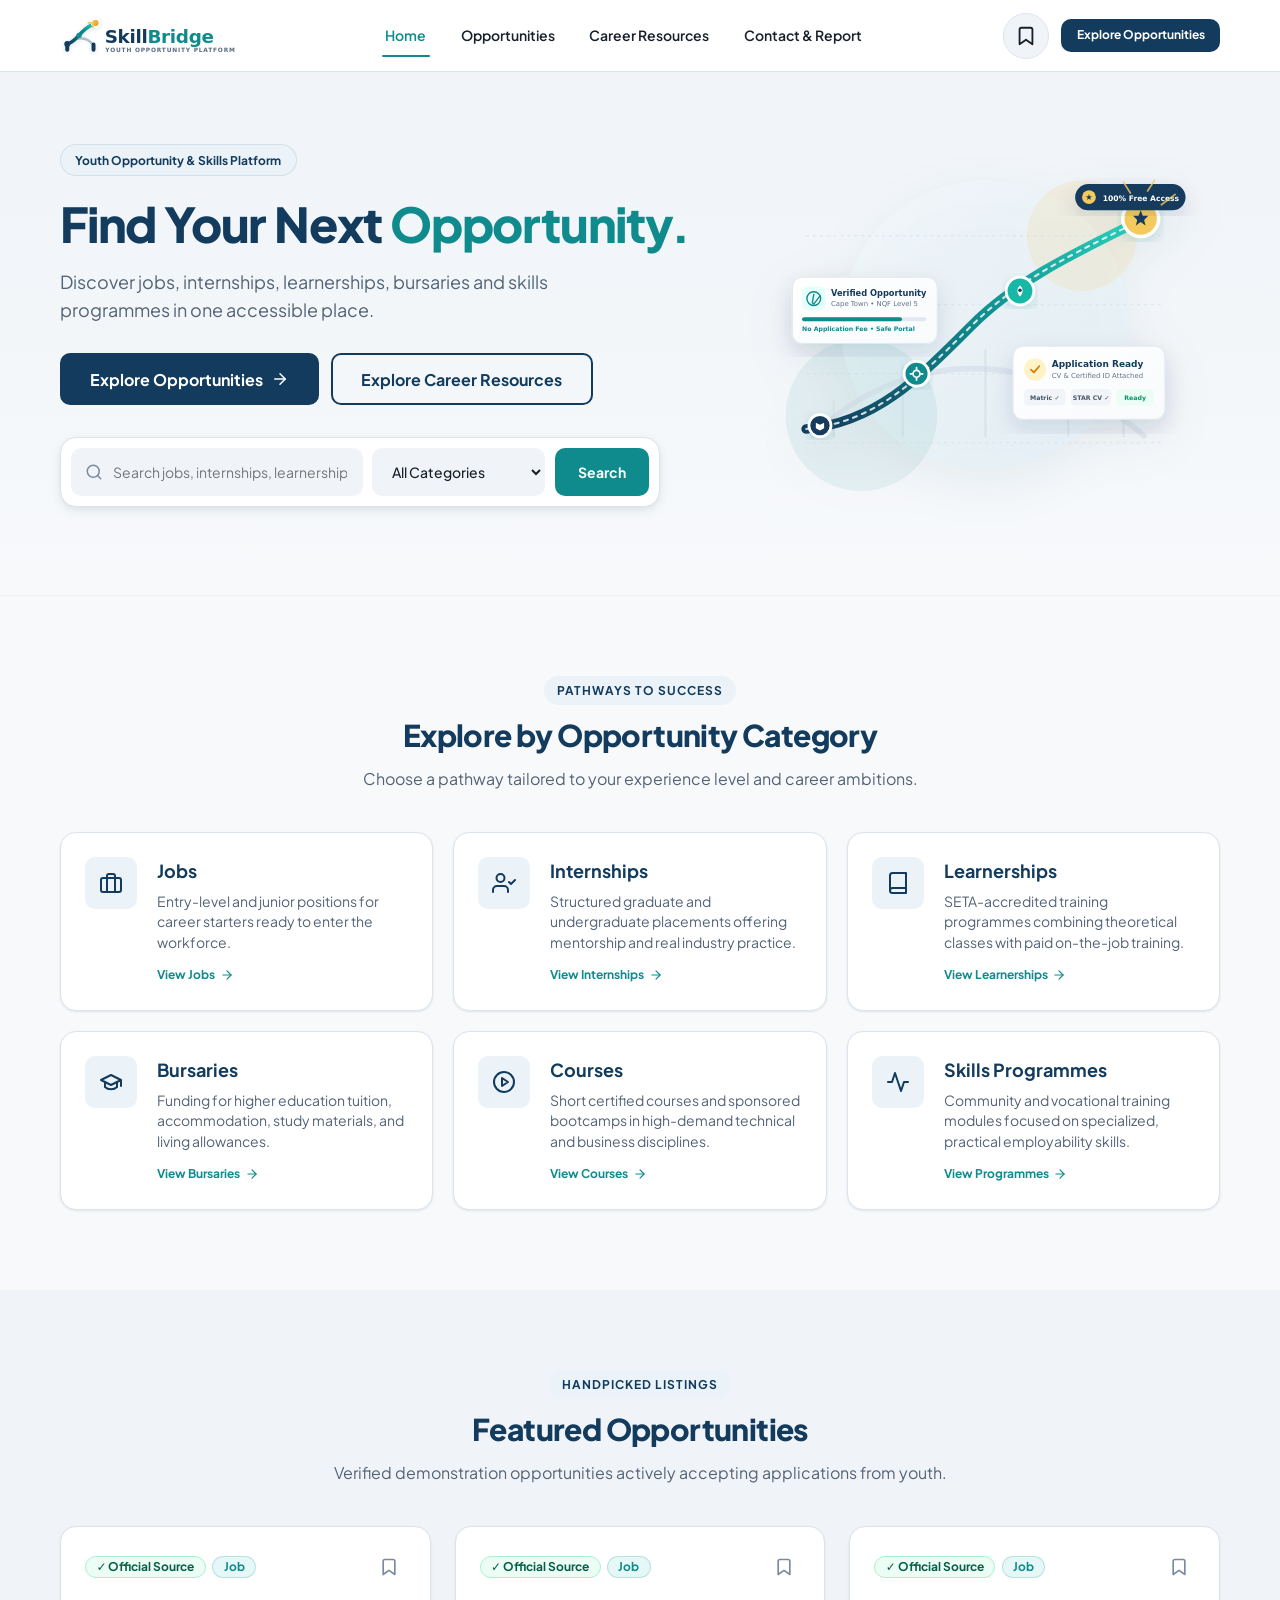
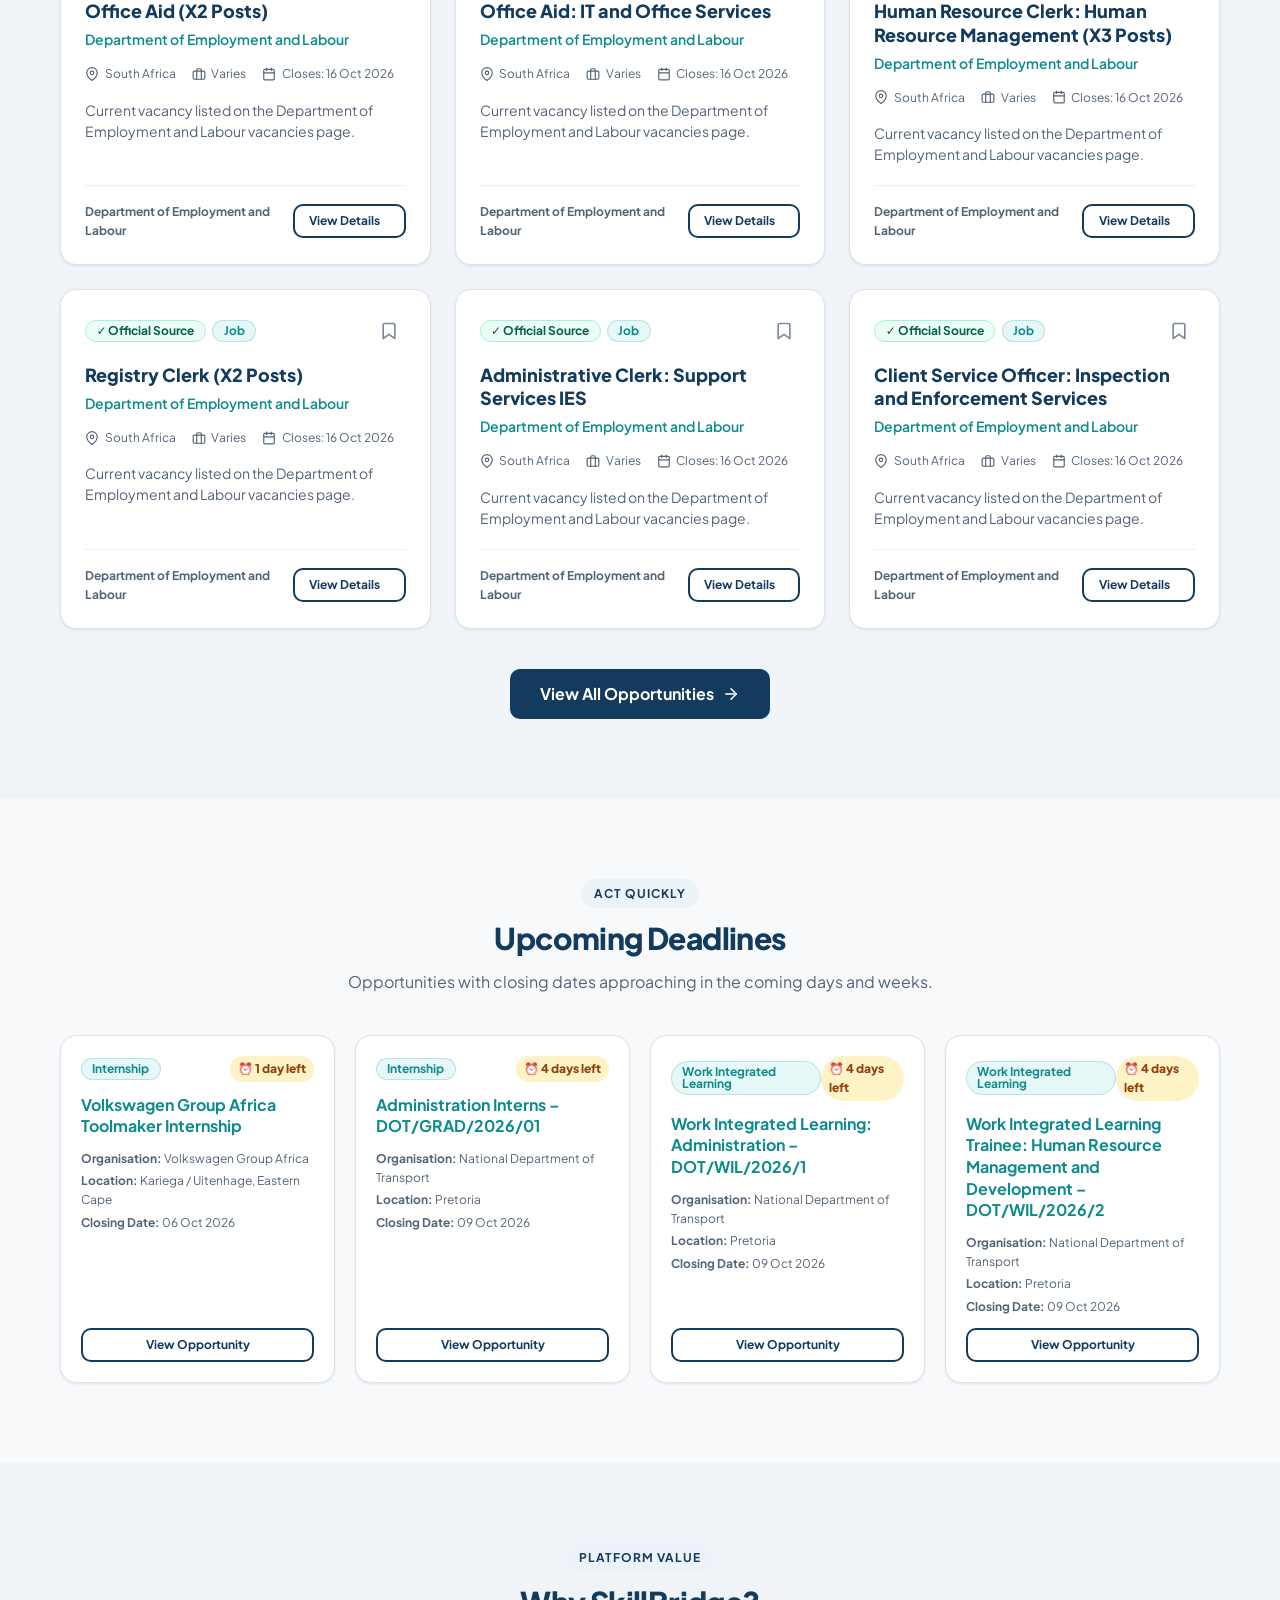
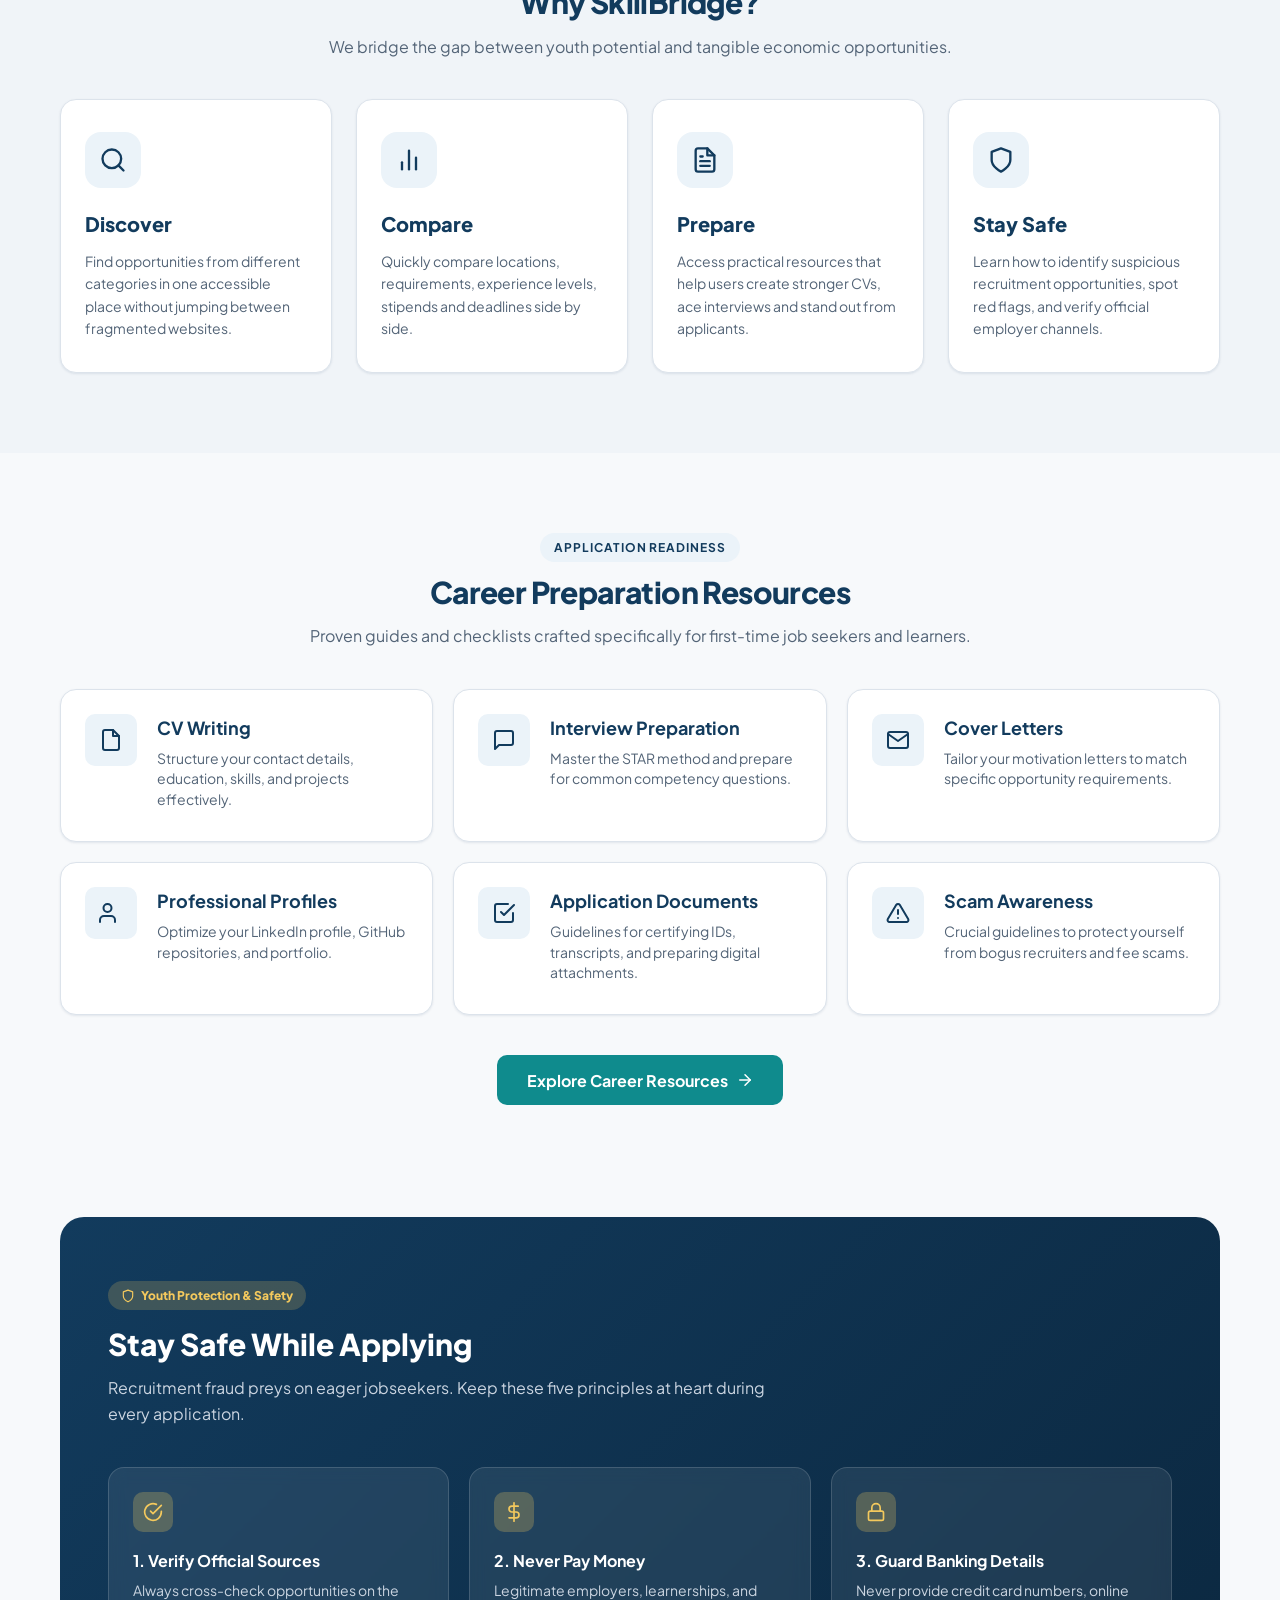
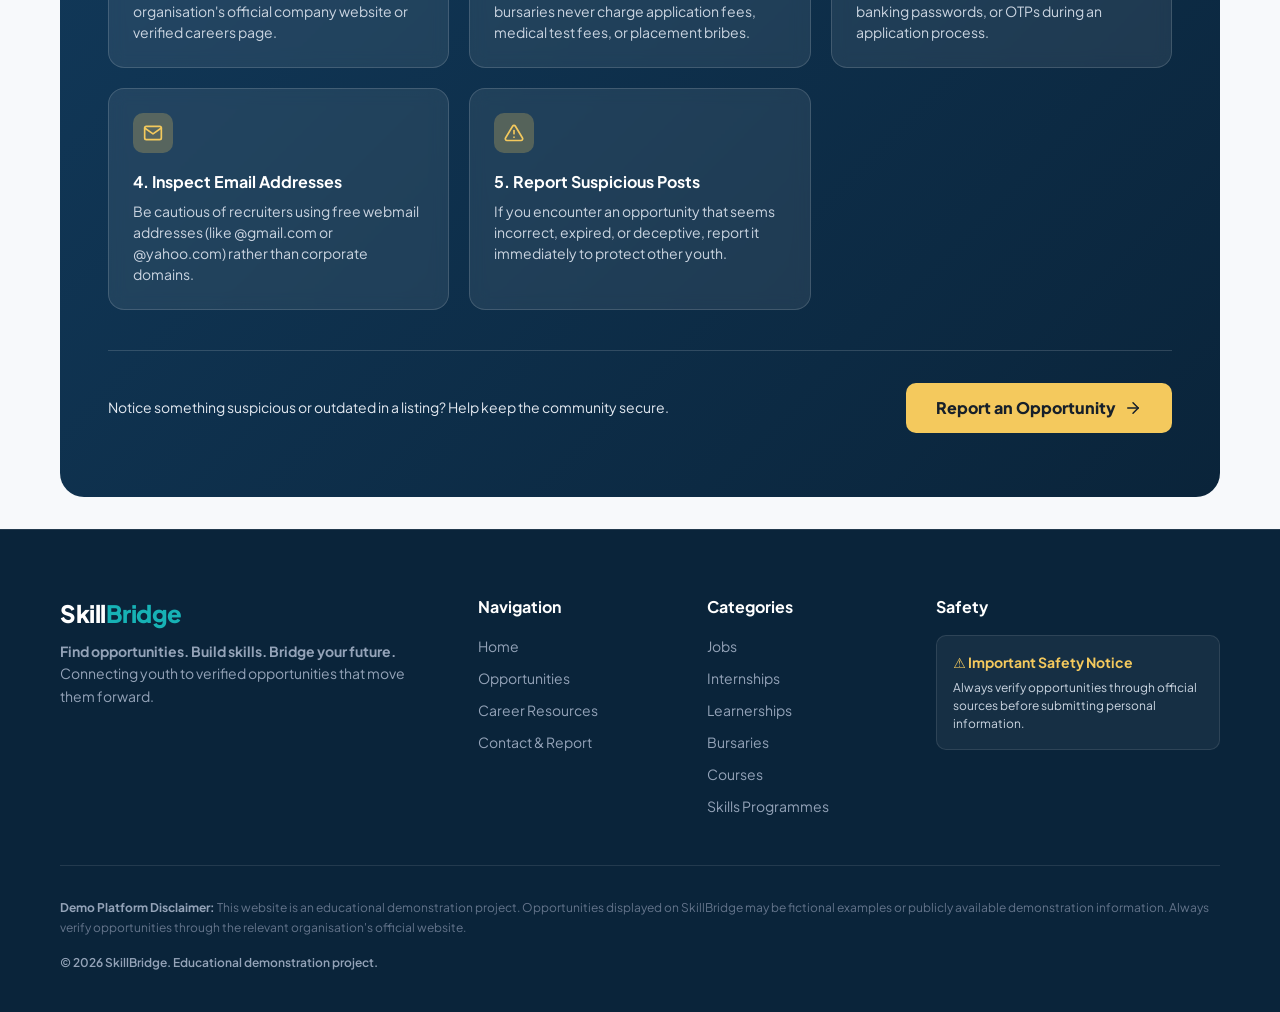
<file: index.html>
<!DOCTYPE html>
<html lang="en">
<head>
  <meta charset="UTF-8">
  <meta name="viewport" content="width=device-width, initial-scale=1.0">
  <title>SkillBridge | Connecting Youth to Opportunities That Move Them Forward</title>
  <meta name="description" content="Discover jobs, internships, learnerships, bursaries, and skills programmes in one accessible place. Built for South African youth.">
  <link rel="icon" type="image/svg+xml" href="images/favicon.svg">
  <!-- Fonts -->
  <link rel="preconnect" href="https://fonts.googleapis.com">
  <link rel="preconnect" href="https://fonts.gstatic.com" crossorigin>
  <link href="https://fonts.googleapis.com/css2?family=Plus+Jakarta+Sans:wght@400;500;600;700;800&display=swap" rel="stylesheet">
  <!-- Stylesheet -->
  <link rel="stylesheet" href="css/style.css">
</head>
<body>
  <!-- Accessible Skip Navigation Link -->
  <a href="#main-content" class="skip-link">Skip to main content</a>

  <!-- Header & Navigation -->
  <header class="site-header">
    <div class="container nav-container">
      <a href="index.html" class="brand-link" aria-label="SkillBridge Home">
        <img src="images/logo.svg" alt="SkillBridge Logo" class="brand-logo-img">
      </a>

      <!-- Desktop Navigation -->
      <nav class="nav-desktop" aria-label="Primary Desktop Navigation">
        <a href="index.html" class="nav-link active" aria-current="page">Home</a>
        <a href="opportunities.html" class="nav-link">Opportunities</a>
        <a href="resources.html" class="nav-link">Career Resources</a>
        <a href="contact.html" class="nav-link">Contact &amp; Report</a>
      </nav>

      <!-- Navigation Actions -->
      <div class="nav-actions">
        <a href="bookmarks.html" class="bookmark-nav-link" aria-label="View saved opportunities">
          <svg width="22" height="22" viewBox="0 0 24 24" fill="none" stroke="currentColor" stroke-width="2" stroke-linecap="round" stroke-linejoin="round" aria-hidden="true">
            <path d="M19 21l-7-5-7 5V5a2 2 0 0 1 2-2h10a2 2 0 0 1 2 2z"></path>
          </svg>
          <span class="bookmark-nav-label sr-only">Saved</span>
          <span class="bookmark-count-badge" aria-live="polite">0</span>
        </a>

        <a href="opportunities.html" class="btn btn-primary btn-sm" style="display: none;">
          Explore Opportunities
        </a>
        <a href="opportunities.html" class="btn btn-primary btn-sm" id="nav-desktop-cta">
          Explore Opportunities
        </a>

        <!-- Mobile Menu Hamburger Button -->
        <button class="mobile-menu-btn" aria-label="Open navigation menu" aria-expanded="false" aria-controls="mobile-navigation-drawer">
          <svg width="24" height="24" viewBox="0 0 24 24" fill="none" stroke="currentColor" stroke-width="2" stroke-linecap="round" stroke-linejoin="round">
            <line x1="3" y1="12" x2="21" y2="12"></line>
            <line x1="3" y1="6" x2="21" y2="6"></line>
            <line x1="3" y1="18" x2="21" y2="18"></line>
          </svg>
        </button>
      </div>
    </div>

    <!-- Mobile Drawer Menu -->
    <div id="mobile-navigation-drawer" class="mobile-drawer" aria-label="Mobile Navigation">
      <nav class="mobile-nav-links">
        <a href="index.html" class="mobile-nav-link active" aria-current="page">Home</a>
        <a href="opportunities.html" class="mobile-nav-link">Opportunities</a>
        <a href="resources.html" class="mobile-nav-link">Career Resources</a>
        <a href="contact.html" class="mobile-nav-link">Contact &amp; Report</a>
      </nav>
      <div class="mobile-drawer-cta">
        <a href="bookmarks.html" class="btn btn-outline btn-block">Saved Opportunities</a>
        <a href="opportunities.html" class="btn btn-secondary btn-block">Explore Opportunities</a>
        <a href="resources.html" class="btn btn-outline btn-block">Career Resources</a>
      </div>
    </div>
  </header>

  <!-- Main Content Area -->
  <main id="main-content">
    <!-- Hero Section -->
    <section class="hero" aria-labelledby="hero-heading">
      <div class="container hero-grid">
        <div class="hero-content">
          <div class="hero-badge">
            <!-- <svg width="16" height="16" viewBox="0 0 24 24" fill="none" stroke="currentColor" stroke-width="2" stroke-linecap="round" stroke-linejoin="round">
              <polygon points="12 2 15.09 8.26 22 9.27 17 14.14 18.18 21.02 12 17.77 5.82 21.02 7 14.14 2 9.27 8.91 8.26 12 2"></polygon>
            </svg> -->
            Youth Opportunity &amp; Skills Platform
          </div>

          <h1 id="hero-heading" class="hero-title">
            Find Your Next <span style="color: var(--secondary);">Opportunity.</span>
          </h1>

          <p class="hero-tagline">
            Discover jobs, internships, learnerships, bursaries and skills programmes in one accessible place.
          </p>

          <div class="hero-actions">
            <a href="opportunities.html" class="btn btn-primary btn-lg">
              Explore Opportunities
              <svg width="18" height="18" viewBox="0 0 24 24" fill="none" stroke="currentColor" stroke-width="2" stroke-linecap="round" stroke-linejoin="round">
                <line x1="5" y1="12" x2="19" y2="12"></line>
                <polyline points="12 5 19 12 12 19"></polyline>
              </svg>
            </a>
            <a href="resources.html" class="btn btn-outline btn-lg">
              Explore Career Resources
            </a>
          </div>

          <!-- Hero Search Bar -->
          <div class="hero-search-box">
            <form id="hero-search-form" class="hero-search-form" role="search" aria-label="Quick search opportunities">
              <div class="search-input-wrapper">
                <svg class="search-icon" width="18" height="18" viewBox="0 0 24 24" fill="none" stroke="currentColor" stroke-width="2" stroke-linecap="round" stroke-linejoin="round">
                  <circle cx="11" cy="11" r="8"></circle>
                  <line x1="21" y1="21" x2="16.65" y2="16.65"></line>
                </svg>
                <input type="text" id="hero-search-input" class="hero-search-input" placeholder="Search jobs, internships, learnerships, bursaries..." aria-label="Search opportunities keyword">
              </div>

              <select id="hero-category-select" class="hero-search-select" aria-label="Filter by category">
                <option value="All">All Categories</option>
                <option value="Job">Jobs</option>
                <option value="Internship">Internships</option>
                <option value="Learnership">Learnerships</option>
                <option value="Bursary">Bursaries</option>
                <option value="Course">Courses</option>
                <option value="Skills Programme">Skills Programmes</option>
              </select>

              <button type="submit" class="btn btn-secondary">
                Search
              </button>
            </form>
          </div>
        </div>

        <div class="hero-visual">
          <img src="images/hero-pathway.svg" alt="Illustration of young South Africans advancing along an upward bridge pathway toward verified skills and opportunities" width="560" height="420">
        </div>
      </div>
    </section>

    <!-- Opportunity Categories Section -->
    <section class="section" aria-labelledby="categories-heading">
      <div class="container">
        <div class="section-header">
          <span class="section-badge">Pathways to Success</span>
          <h2 id="categories-heading" class="section-title">Explore by Opportunity Category</h2>
          <p class="section-subtitle">Choose a pathway tailored to your experience level and career ambitions.</p>
        </div>

        <div class="categories-grid">
          <!-- Category 1: Jobs -->
          <a href="opportunities.html?category=Job" class="category-card" aria-label="Browse Job opportunities">
            <div class="category-icon-box">
              <svg width="24" height="24" viewBox="0 0 24 24" fill="none" stroke="currentColor" stroke-width="2" stroke-linecap="round" stroke-linejoin="round">
                <rect x="2" y="7" width="20" height="14" rx="2" ry="2"></rect>
                <path d="M16 21V5a2 2 0 0 0-2-2h-4a2 2 0 0 0-2 2v16"></path>
              </svg>
            </div>
            <div class="category-info">
              <h3>Jobs</h3>
              <p>Entry-level and junior positions for career starters ready to enter the workforce.</p>
              <span class="category-arrow">
                View Jobs
                <svg width="14" height="14" viewBox="0 0 24 24" fill="none" stroke="currentColor" stroke-width="2" stroke-linecap="round" stroke-linejoin="round"><line x1="5" y1="12" x2="19" y2="12"></line><polyline points="12 5 19 12 12 19"></polyline></svg>
              </span>
            </div>
          </a>

          <!-- Category 2: Internships -->
          <a href="opportunities.html?category=Internship" class="category-card" aria-label="Browse Internship opportunities">
            <div class="category-icon-box">
              <svg width="24" height="24" viewBox="0 0 24 24" fill="none" stroke="currentColor" stroke-width="2" stroke-linecap="round" stroke-linejoin="round">
                <path d="M16 21v-2a4 4 0 0 0-4-4H5a4 4 0 0 0-4 4v2"></path>
                <circle cx="8.5" cy="7" r="4"></circle>
                <polyline points="17 11 19 13 23 9"></polyline>
              </svg>
            </div>
            <div class="category-info">
              <h3>Internships</h3>
              <p>Structured graduate and undergraduate placements offering mentorship and real industry practice.</p>
              <span class="category-arrow">
                View Internships
                <svg width="14" height="14" viewBox="0 0 24 24" fill="none" stroke="currentColor" stroke-width="2" stroke-linecap="round" stroke-linejoin="round"><line x1="5" y1="12" x2="19" y2="12"></line><polyline points="12 5 19 12 12 19"></polyline></svg>
              </span>
            </div>
          </a>

          <!-- Category 3: Learnerships -->
          <a href="opportunities.html?category=Learnership" class="category-card" aria-label="Browse Learnership opportunities">
            <div class="category-icon-box">
              <svg width="24" height="24" viewBox="0 0 24 24" fill="none" stroke="currentColor" stroke-width="2" stroke-linecap="round" stroke-linejoin="round">
                <path d="M4 19.5A2.5 2.5 0 0 1 6.5 17H20"></path>
                <path d="M6.5 2H20v20H6.5A2.5 2.5 0 0 1 4 19.5v-15A2.5 2.5 0 0 1 6.5 2z"></path>
              </svg>
            </div>
            <div class="category-info">
              <h3>Learnerships</h3>
              <p>SETA-accredited training programmes combining theoretical classes with paid on-the-job training.</p>
              <span class="category-arrow">
                View Learnerships
                <svg width="14" height="14" viewBox="0 0 24 24" fill="none" stroke="currentColor" stroke-width="2" stroke-linecap="round" stroke-linejoin="round"><line x1="5" y1="12" x2="19" y2="12"></line><polyline points="12 5 19 12 12 19"></polyline></svg>
              </span>
            </div>
          </a>

          <!-- Category 4: Bursaries -->
          <a href="opportunities.html?category=Bursary" class="category-card" aria-label="Browse Bursary opportunities">
            <div class="category-icon-box">
              <svg width="24" height="24" viewBox="0 0 24 24" fill="none" stroke="currentColor" stroke-width="2" stroke-linecap="round" stroke-linejoin="round">
                <path d="M22 10v6M2 10l10-5 10 5-10 5z"></path>
                <path d="M6 12v5c3 3 9 3 12 0v-5"></path>
              </svg>
            </div>
            <div class="category-info">
              <h3>Bursaries</h3>
              <p>Funding for higher education tuition, accommodation, study materials, and living allowances.</p>
              <span class="category-arrow">
                View Bursaries
                <svg width="14" height="14" viewBox="0 0 24 24" fill="none" stroke="currentColor" stroke-width="2" stroke-linecap="round" stroke-linejoin="round"><line x1="5" y1="12" x2="19" y2="12"></line><polyline points="12 5 19 12 12 19"></polyline></svg>
              </span>
            </div>
          </a>

          <!-- Category 5: Courses -->
          <a href="opportunities.html?category=Course" class="category-card" aria-label="Browse Courses">
            <div class="category-icon-box">
              <svg width="24" height="24" viewBox="0 0 24 24" fill="none" stroke="currentColor" stroke-width="2" stroke-linecap="round" stroke-linejoin="round">
                <circle cx="12" cy="12" r="10"></circle>
                <polygon points="10 8 16 12 10 16 10 8"></polygon>
              </svg>
            </div>
            <div class="category-info">
              <h3>Courses</h3>
              <p>Short certified courses and sponsored bootcamps in high-demand technical and business disciplines.</p>
              <span class="category-arrow">
                View Courses
                <svg width="14" height="14" viewBox="0 0 24 24" fill="none" stroke="currentColor" stroke-width="2" stroke-linecap="round" stroke-linejoin="round"><line x1="5" y1="12" x2="19" y2="12"></line><polyline points="12 5 19 12 12 19"></polyline></svg>
              </span>
            </div>
          </a>

          <!-- Category 6: Skills Programmes -->
          <a href="opportunities.html?category=Skills%20Programme" class="category-card" aria-label="Browse Skills Programmes">
            <div class="category-icon-box">
              <svg width="24" height="24" viewBox="0 0 24 24" fill="none" stroke="currentColor" stroke-width="2" stroke-linecap="round" stroke-linejoin="round">
                <polyline points="22 12 18 12 15 21 9 3 6 12 2 12"></polyline>
              </svg>
            </div>
            <div class="category-info">
              <h3>Skills Programmes</h3>
              <p>Community and vocational training modules focused on specialized, practical employability skills.</p>
              <span class="category-arrow">
                View Programmes
                <svg width="14" height="14" viewBox="0 0 24 24" fill="none" stroke="currentColor" stroke-width="2" stroke-linecap="round" stroke-linejoin="round"><line x1="5" y1="12" x2="19" y2="12"></line><polyline points="12 5 19 12 12 19"></polyline></svg>
              </span>
            </div>
          </a>
        </div>
      </div>
    </section>

    <!-- Featured Opportunities Section (Dynamically Loaded) -->
    <section class="section" style="background-color: var(--surface-alt);" aria-labelledby="featured-heading">
      <div class="container">
        <div class="section-header">
          <span class="section-badge">Handpicked Listings</span>
          <h2 id="featured-heading" class="section-title">Featured Opportunities</h2>
          <p class="section-subtitle">Verified demonstration opportunities actively accepting applications from youth.</p>
        </div>

        <!-- Rendered dynamically by js/script.js -->
        <div id="featured-opportunities-container" class="opportunities-grid" aria-live="polite">
          <div style="text-align: center; grid-column: 1 / -1; padding: 2rem;">
            Loading opportunities...
          </div>
        </div>

        <div style="text-align: center; margin-top: 2.5rem;">
          <a href="opportunities.html" class="btn btn-primary btn-lg">
            View All Opportunities
            <svg width="18" height="18" viewBox="0 0 24 24" fill="none" stroke="currentColor" stroke-width="2" stroke-linecap="round" stroke-linejoin="round">
              <line x1="5" y1="12" x2="19" y2="12"></line>
              <polyline points="12 5 19 12 12 19"></polyline>
            </svg>
          </a>
        </div>
      </div>
    </section>

    <!-- Upcoming Deadlines Section -->
    <section class="section" aria-labelledby="deadlines-heading">
      <div class="container">
        <div class="section-header">
          <span class="section-badge">Act Quickly</span>
          <h2 id="deadlines-heading" class="section-title">Upcoming Deadlines</h2>
          <p class="section-subtitle">Opportunities with closing dates approaching in the coming days and weeks.</p>
        </div>

        <!-- Rendered dynamically by js/script.js (Sorted by nearest closing date) -->
        <div id="upcoming-deadlines-container" class="deadlines-grid">
          <div style="text-align: center; grid-column: 1 / -1; padding: 2rem;">
            Loading closing deadlines...
          </div>
        </div>
      </div>
    </section>

    <!-- Why SkillBridge Section -->
    <section class="section" style="background-color: var(--surface-alt);" aria-labelledby="why-heading">
      <div class="container">
        <div class="section-header">
          <span class="section-badge">Platform Value</span>
          <h2 id="why-heading" class="section-title">Why SkillBridge?</h2>
          <p class="section-subtitle">We bridge the gap between youth potential and tangible economic opportunities.</p>
        </div>

        <div class="features-grid">
          <div class="feature-card">
            <div class="feature-icon-wrapper">
              <svg width="28" height="28" viewBox="0 0 24 24" fill="none" stroke="currentColor" stroke-width="2" stroke-linecap="round" stroke-linejoin="round">
                <circle cx="11" cy="11" r="8"></circle>
                <line x1="21" y1="21" x2="16.65" y2="16.65"></line>
              </svg>
            </div>
            <h3 class="feature-title">Discover</h3>
            <p class="feature-desc">Find opportunities from different categories in one accessible place without jumping between fragmented websites.</p>
          </div>

          <div class="feature-card">
            <div class="feature-icon-wrapper">
              <svg width="28" height="28" viewBox="0 0 24 24" fill="none" stroke="currentColor" stroke-width="2" stroke-linecap="round" stroke-linejoin="round">
                <path d="M18 20V10"></path>
                <path d="M12 20V4"></path>
                <path d="M6 20v-6"></path>
              </svg>
            </div>
            <h3 class="feature-title">Compare</h3>
            <p class="feature-desc">Quickly compare locations, requirements, experience levels, stipends and deadlines side by side.</p>
          </div>

          <div class="feature-card">
            <div class="feature-icon-wrapper">
              <svg width="28" height="28" viewBox="0 0 24 24" fill="none" stroke="currentColor" stroke-width="2" stroke-linecap="round" stroke-linejoin="round">
                <path d="M14 2H6a2 2 0 0 0-2 2v16a2 2 0 0 0 2 2h12a2 2 0 0 0 2-2V8z"></path>
                <polyline points="14 2 14 8 20 8"></polyline>
                <line x1="16" y1="13" x2="8" y2="13"></line>
                <line x1="16" y1="17" x2="8" y2="17"></line>
                <polyline points="10 9 9 9 8 9"></polyline>
              </svg>
            </div>
            <h3 class="feature-title">Prepare</h3>
            <p class="feature-desc">Access practical resources that help users create stronger CVs, ace interviews and stand out from applicants.</p>
          </div>

          <div class="feature-card">
            <div class="feature-icon-wrapper">
              <svg width="28" height="28" viewBox="0 0 24 24" fill="none" stroke="currentColor" stroke-width="2" stroke-linecap="round" stroke-linejoin="round">
                <path d="M12 22s8-4 8-10V5l-8-3-8 3v7c0 6 8 10 8 10z"></path>
              </svg>
            </div>
            <h3 class="feature-title">Stay Safe</h3>
            <p class="feature-desc">Learn how to identify suspicious recruitment opportunities, spot red flags, and verify official employer channels.</p>
          </div>
        </div>
      </div>
    </section>

    <!-- Career Resources Preview Section -->
    <section class="section" aria-labelledby="resources-preview-heading">
      <div class="container">
        <div class="section-header">
          <span class="section-badge">Application Readiness</span>
          <h2 id="resources-preview-heading" class="section-title">Career Preparation Resources</h2>
          <p class="section-subtitle">Proven guides and checklists crafted specifically for first-time job seekers and learners.</p>
        </div>

        <div class="categories-grid" style="margin-bottom: 2.5rem;">
          <div class="category-card">
            <div class="category-icon-box">
              <svg width="24" height="24" viewBox="0 0 24 24" fill="none" stroke="currentColor" stroke-width="2" stroke-linecap="round" stroke-linejoin="round"><path d="M14 2H6a2 2 0 0 0-2 2v16a2 2 0 0 0 2 2h12a2 2 0 0 0 2-2V8z"></path><polyline points="14 2 14 8 20 8"></polyline></svg>
            </div>
            <div class="category-info">
              <h3>CV Writing</h3>
              <p>Structure your contact details, education, skills, and projects effectively.</p>
            </div>
          </div>

          <div class="category-card">
            <div class="category-icon-box">
              <svg width="24" height="24" viewBox="0 0 24 24" fill="none" stroke="currentColor" stroke-width="2" stroke-linecap="round" stroke-linejoin="round"><path d="M21 15a2 2 0 0 1-2 2H7l-4 4V5a2 2 0 0 1 2-2h14a2 2 0 0 1 2 2z"></path></svg>
            </div>
            <div class="category-info">
              <h3>Interview Preparation</h3>
              <p>Master the STAR method and prepare for common competency questions.</p>
            </div>
          </div>

          <div class="category-card">
            <div class="category-icon-box">
              <svg width="24" height="24" viewBox="0 0 24 24" fill="none" stroke="currentColor" stroke-width="2" stroke-linecap="round" stroke-linejoin="round"><path d="M4 4h16c1.1 0 2 .9 2 2v12c0 1.1-.9 2-2 2H4c-1.1 0-2-.9-2-2V6c0-1.1.9-2 2-2z"></path><polyline points="22,6 12,13 2,6"></polyline></svg>
            </div>
            <div class="category-info">
              <h3>Cover Letters</h3>
              <p>Tailor your motivation letters to match specific opportunity requirements.</p>
            </div>
          </div>

          <div class="category-card">
            <div class="category-icon-box">
              <svg width="24" height="24" viewBox="0 0 24 24" fill="none" stroke="currentColor" stroke-width="2" stroke-linecap="round" stroke-linejoin="round"><path d="M16 21v-2a4 4 0 0 0-4-4H5a4 4 0 0 0-4 4v2"></path><circle cx="8.5" cy="7" r="4"></circle></svg>
            </div>
            <div class="category-info">
              <h3>Professional Profiles</h3>
              <p>Optimize your LinkedIn profile, GitHub repositories, and portfolio.</p>
            </div>
          </div>

          <div class="category-card">
            <div class="category-icon-box">
              <svg width="24" height="24" viewBox="0 0 24 24" fill="none" stroke="currentColor" stroke-width="2" stroke-linecap="round" stroke-linejoin="round"><polyline points="9 11 12 14 22 4"></polyline><path d="M21 12v7a2 2 0 0 1-2 2H5a2 2 0 0 1-2-2V5a2 2 0 0 1 2-2h11"></path></svg>
            </div>
            <div class="category-info">
              <h3>Application Documents</h3>
              <p>Guidelines for certifying IDs, transcripts, and preparing digital attachments.</p>
            </div>
          </div>

          <div class="category-card">
            <div class="category-icon-box">
              <svg width="24" height="24" viewBox="0 0 24 24" fill="none" stroke="currentColor" stroke-width="2" stroke-linecap="round" stroke-linejoin="round"><path d="M10.29 3.86L1.82 18a2 2 0 0 0 1.71 3h16.94a2 2 0 0 0 1.71-3L13.71 3.86a2 2 0 0 0-3.42 0z"></path><line x1="12" y1="9" x2="12" y2="13"></line><line x1="12" y1="17" x2="12.01" y2="17"></line></svg>
            </div>
            <div class="category-info">
              <h3>Scam Awareness</h3>
              <p>Crucial guidelines to protect yourself from bogus recruiters and fee scams.</p>
            </div>
          </div>
        </div>

        <div style="text-align: center;">
          <a href="resources.html" class="btn btn-secondary btn-lg">
            Explore Career Resources
            <svg width="18" height="18" viewBox="0 0 24 24" fill="none" stroke="currentColor" stroke-width="2" stroke-linecap="round" stroke-linejoin="round">
              <line x1="5" y1="12" x2="19" y2="12"></line>
              <polyline points="12 5 19 12 12 19"></polyline>
            </svg>
          </a>
        </div>
      </div>
    </section>

    <!-- Safety Section -->
    <section class="container" aria-labelledby="safety-heading">
      <div class="safety-section">
        <div class="safety-header">
          <div class="safety-badge">
            <svg width="14" height="14" viewBox="0 0 24 24" fill="none" stroke="currentColor" stroke-width="2" stroke-linecap="round" stroke-linejoin="round">
              <path d="M12 22s8-4 8-10V5l-8-3-8 3v7c0 6 8 10 8 10z"></path>
            </svg>
            Youth Protection &amp; Safety
          </div>
          <h2 id="safety-heading" class="safety-title">Stay Safe While Applying</h2>
          <p class="safety-desc">Recruitment fraud preys on eager jobseekers. Keep these five principles at heart during every application.</p>
        </div>

        <div class="safety-rules-grid">
          <div class="safety-card">
            <div class="safety-card-icon">
              <svg width="20" height="20" viewBox="0 0 24 24" fill="none" stroke="currentColor" stroke-width="2" stroke-linecap="round" stroke-linejoin="round">
                <path d="M22 11.08V12a10 10 0 1 1-5.93-9.14"></path>
                <polyline points="22 4 12 14.01 9 11.01"></polyline>
              </svg>
            </div>
            <h4>1. Verify Official Sources</h4>
            <p>Always cross-check opportunities on the organisation's official company website or verified careers page.</p>
          </div>

          <div class="safety-card">
            <div class="safety-card-icon">
              <svg width="20" height="20" viewBox="0 0 24 24" fill="none" stroke="currentColor" stroke-width="2" stroke-linecap="round" stroke-linejoin="round">
                <line x1="12" y1="1" x2="12" y2="23"></line>
                <path d="M17 5H9.5a3.5 3.5 0 0 0 0 7h5a3.5 3.5 0 0 1 0 7H6"></path>
              </svg>
            </div>
            <h4>2. Never Pay Money</h4>
            <p>Legitimate employers, learnerships, and bursaries never charge application fees, medical test fees, or placement bribes.</p>
          </div>

          <div class="safety-card">
            <div class="safety-card-icon">
              <svg width="20" height="20" viewBox="0 0 24 24" fill="none" stroke="currentColor" stroke-width="2" stroke-linecap="round" stroke-linejoin="round">
                <rect x="3" y="11" width="18" height="11" rx="2" ry="2"></rect>
                <path d="M7 11V7a5 5 0 0 1 10 0v4"></path>
              </svg>
            </div>
            <h4>3. Guard Banking Details</h4>
            <p>Never provide credit card numbers, online banking passwords, or OTPs during an application process.</p>
          </div>

          <div class="safety-card">
            <div class="safety-card-icon">
              <svg width="20" height="20" viewBox="0 0 24 24" fill="none" stroke="currentColor" stroke-width="2" stroke-linecap="round" stroke-linejoin="round">
                <path d="M4 4h16c1.1 0 2 .9 2 2v12c0 1.1-.9 2-2 2H4c-1.1 0-2-.9-2-2V6c0-1.1.9-2 2-2z"></path>
                <polyline points="22,6 12,13 2,6"></polyline>
              </svg>
            </div>
            <h4>4. Inspect Email Addresses</h4>
            <p>Be cautious of recruiters using free webmail addresses (like @gmail.com or @yahoo.com) rather than corporate domains.</p>
          </div>

          <div class="safety-card">
            <div class="safety-card-icon">
              <svg width="20" height="20" viewBox="0 0 24 24" fill="none" stroke="currentColor" stroke-width="2" stroke-linecap="round" stroke-linejoin="round">
                <path d="M10.29 3.86L1.82 18a2 2 0 0 0 1.71 3h16.94a2 2 0 0 0 1.71-3L13.71 3.86a2 2 0 0 0-3.42 0z"></path>
                <line x1="12" y1="9" x2="12" y2="13"></line>
                <line x1="12" y1="17" x2="12.01" y2="17"></line>
              </svg>
            </div>
            <h4>5. Report Suspicious Posts</h4>
            <p>If you encounter an opportunity that seems incorrect, expired, or deceptive, report it immediately to protect other youth.</p>
          </div>
        </div>

        <div class="safety-cta-box">
          <div class="safety-cta-text">
            Notice something suspicious or outdated in a listing? Help keep the community secure.
          </div>
          <a href="contact.html?type=report" class="btn btn-accent btn-lg">
            Report an Opportunity
            <svg width="18" height="18" viewBox="0 0 24 24" fill="none" stroke="currentColor" stroke-width="2" stroke-linecap="round" stroke-linejoin="round">
              <line x1="5" y1="12" x2="19" y2="12"></line>
              <polyline points="12 5 19 12 12 19"></polyline>
            </svg>
          </a>
        </div>
      </div>
    </section>
  </main>

  <!-- Footer -->
  <footer class="site-footer">
    <div class="container">
      <div class="footer-grid">
        <div class="footer-brand">
          <h2>Skill<span>Bridge</span></h2>
          <p class="footer-tagline">
            <strong>Find opportunities. Build skills. Bridge your future.</strong><br>
            Connecting youth to verified opportunities that move them forward.
          </p>
        </div>

        <div>
          <h3 class="footer-col-title">Navigation</h3>
          <div class="footer-links">
            <a href="index.html" class="footer-link">Home</a>
            <a href="opportunities.html" class="footer-link">Opportunities</a>
            <a href="resources.html" class="footer-link">Career Resources</a>
            <a href="contact.html" class="footer-link">Contact &amp; Report</a>
          </div>
        </div>

        <div>
          <h3 class="footer-col-title">Categories</h3>
          <div class="footer-links">
            <a href="opportunities.html?category=Job" class="footer-link">Jobs</a>
            <a href="opportunities.html?category=Internship" class="footer-link">Internships</a>
            <a href="opportunities.html?category=Learnership" class="footer-link">Learnerships</a>
            <a href="opportunities.html?category=Bursary" class="footer-link">Bursaries</a>
            <a href="opportunities.html?category=Course" class="footer-link">Courses</a>
            <a href="opportunities.html?category=Skills%20Programme" class="footer-link">Skills Programmes</a>
          </div>
        </div>

        <div>
          <h3 class="footer-col-title">Safety</h3>
          <div class="footer-safety-box">
            <strong>⚠️ Important Safety Notice</strong>
            Always verify opportunities through official sources before submitting personal information.
          </div>
        </div>
      </div>

      <div class="footer-disclaimer-bar">
        <div>
          <strong class="footer-disclaimer-highlight">Demo Platform Disclaimer:</strong>
          This website is an educational demonstration project. Opportunities displayed on SkillBridge may be fictional examples or publicly available demonstration information. Always verify opportunities through the relevant organisation's official website.
        </div>
        <div class="footer-copyright">
          &copy; 2026 SkillBridge. Educational demonstration project.
        </div>
      </div>
    </div>
  </footer>

  <!-- Scripts -->
  <script src="js/script.js"></script>
</body>
</html>
</file>
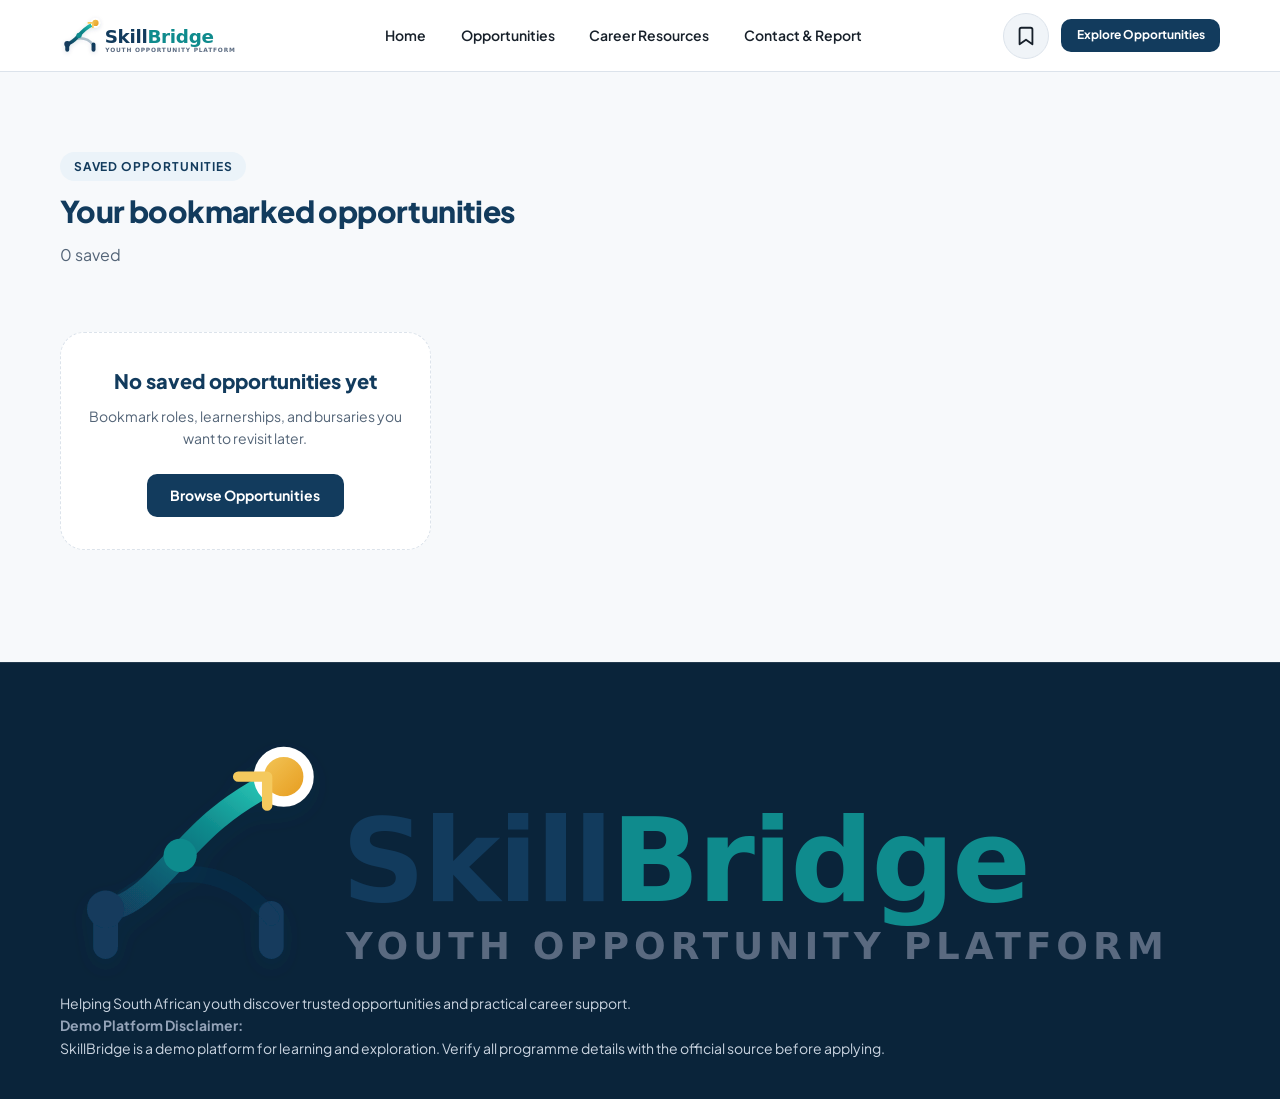
<file: bookmarks.html>
<!DOCTYPE html>
<html lang="en">
<head>
  <meta charset="UTF-8">
  <meta name="viewport" content="width=device-width, initial-scale=1.0">
  <title>Saved Opportunities | SkillBridge</title>
  <meta name="description" content="Review the opportunities you have bookmarked and keep track of roles you want to revisit later.">
  <link rel="icon" type="image/svg+xml" href="images/favicon.svg">
  <link rel="preconnect" href="https://fonts.googleapis.com">
  <link rel="preconnect" href="https://fonts.gstatic.com" crossorigin>
  <link href="https://fonts.googleapis.com/css2?family=Plus+Jakarta+Sans:wght@400;500;600;700;800&display=swap" rel="stylesheet">
  <link rel="stylesheet" href="css/style.css">
</head>
<body>
  <a href="#main-content" class="skip-link">Skip to main content</a>

  <header class="site-header">
    <div class="container nav-container">
      <a href="index.html" class="brand-link" aria-label="SkillBridge Home">
        <img src="images/logo.svg" alt="SkillBridge Logo" class="brand-logo-img">
      </a>

      <nav class="nav-desktop" aria-label="Primary Desktop Navigation">
        <a href="index.html" class="nav-link">Home</a>
        <a href="opportunities.html" class="nav-link">Opportunities</a>
        <a href="resources.html" class="nav-link">Career Resources</a>
        <a href="contact.html" class="nav-link">Contact &amp; Report</a>
      </nav>

      <div class="nav-actions">
        <a href="bookmarks.html" class="bookmark-nav-link" aria-label="View saved opportunities" aria-current="page">
          <svg width="22" height="22" viewBox="0 0 24 24" fill="none" stroke="currentColor" stroke-width="2" stroke-linecap="round" stroke-linejoin="round" aria-hidden="true">
            <path d="M19 21l-7-5-7 5V5a2 2 0 0 1 2-2h10a2 2 0 0 1 2 2z"></path>
          </svg>
          <span class="bookmark-nav-label sr-only">Saved</span>
          <span class="bookmark-count-badge" aria-live="polite">0</span>
        </a>

        <a href="opportunities.html" class="btn btn-primary btn-sm" id="nav-desktop-cta">
          Explore Opportunities
        </a>

        <button class="mobile-menu-btn" aria-label="Open navigation menu" aria-expanded="false" aria-controls="mobile-navigation-drawer">
          <svg width="24" height="24" viewBox="0 0 24 24" fill="none" stroke="currentColor" stroke-width="2" stroke-linecap="round" stroke-linejoin="round">
            <line x1="3" y1="12" x2="21" y2="12"></line>
            <line x1="3" y1="6" x2="21" y2="6"></line>
            <line x1="3" y1="18" x2="21" y2="18"></line>
          </svg>
        </button>
      </div>
    </div>

    <div id="mobile-navigation-drawer" class="mobile-drawer" aria-label="Mobile Navigation">
      <nav class="mobile-nav-links">
        <a href="index.html" class="mobile-nav-link">Home</a>
        <a href="opportunities.html" class="mobile-nav-link">Opportunities</a>
        <a href="resources.html" class="mobile-nav-link">Career Resources</a>
        <a href="contact.html" class="mobile-nav-link">Contact &amp; Report</a>
      </nav>
      <div class="mobile-drawer-cta">
        <a href="bookmarks.html" class="btn btn-outline btn-block">Saved Opportunities</a>
        <a href="opportunities.html" class="btn btn-secondary btn-block">Explore Opportunities</a>
        <a href="resources.html" class="btn btn-outline btn-block">Career Resources</a>
      </div>
    </div>
  </header>

  <main id="main-content" class="section">
    <div class="container">
      <div class="section-header text-left" style="margin-bottom: 2rem;">
        <span class="section-badge">Saved Opportunities</span>
        <h1 class="section-title">Your bookmarked opportunities</h1>
        <p class="section-subtitle" id="saved-opportunities-count">0 saved</p>
      </div>

      <section class="opportunities-grid" id="saved-opportunities-container" aria-live="polite"></section>
    </div>
  </main>

  <footer class="site-footer">
    <div class="container footer-content">
      <div class="footer-brand-block">
        <img src="images/logo.svg" alt="SkillBridge Logo" class="footer-logo">
        <p class="footer-text">Helping South African youth discover trusted opportunities and practical career support.</p>
      </div>
      <div class="footer-disclaimer-box">
        <strong class="footer-disclaimer-highlight">Demo Platform Disclaimer:</strong>
        <p>SkillBridge is a demo platform for learning and exploration. Verify all programme details with the official source before applying.</p>
      </div>
    </div>
  </footer>

  <script src="js/script.js"></script>
</body>
</html>
</file>
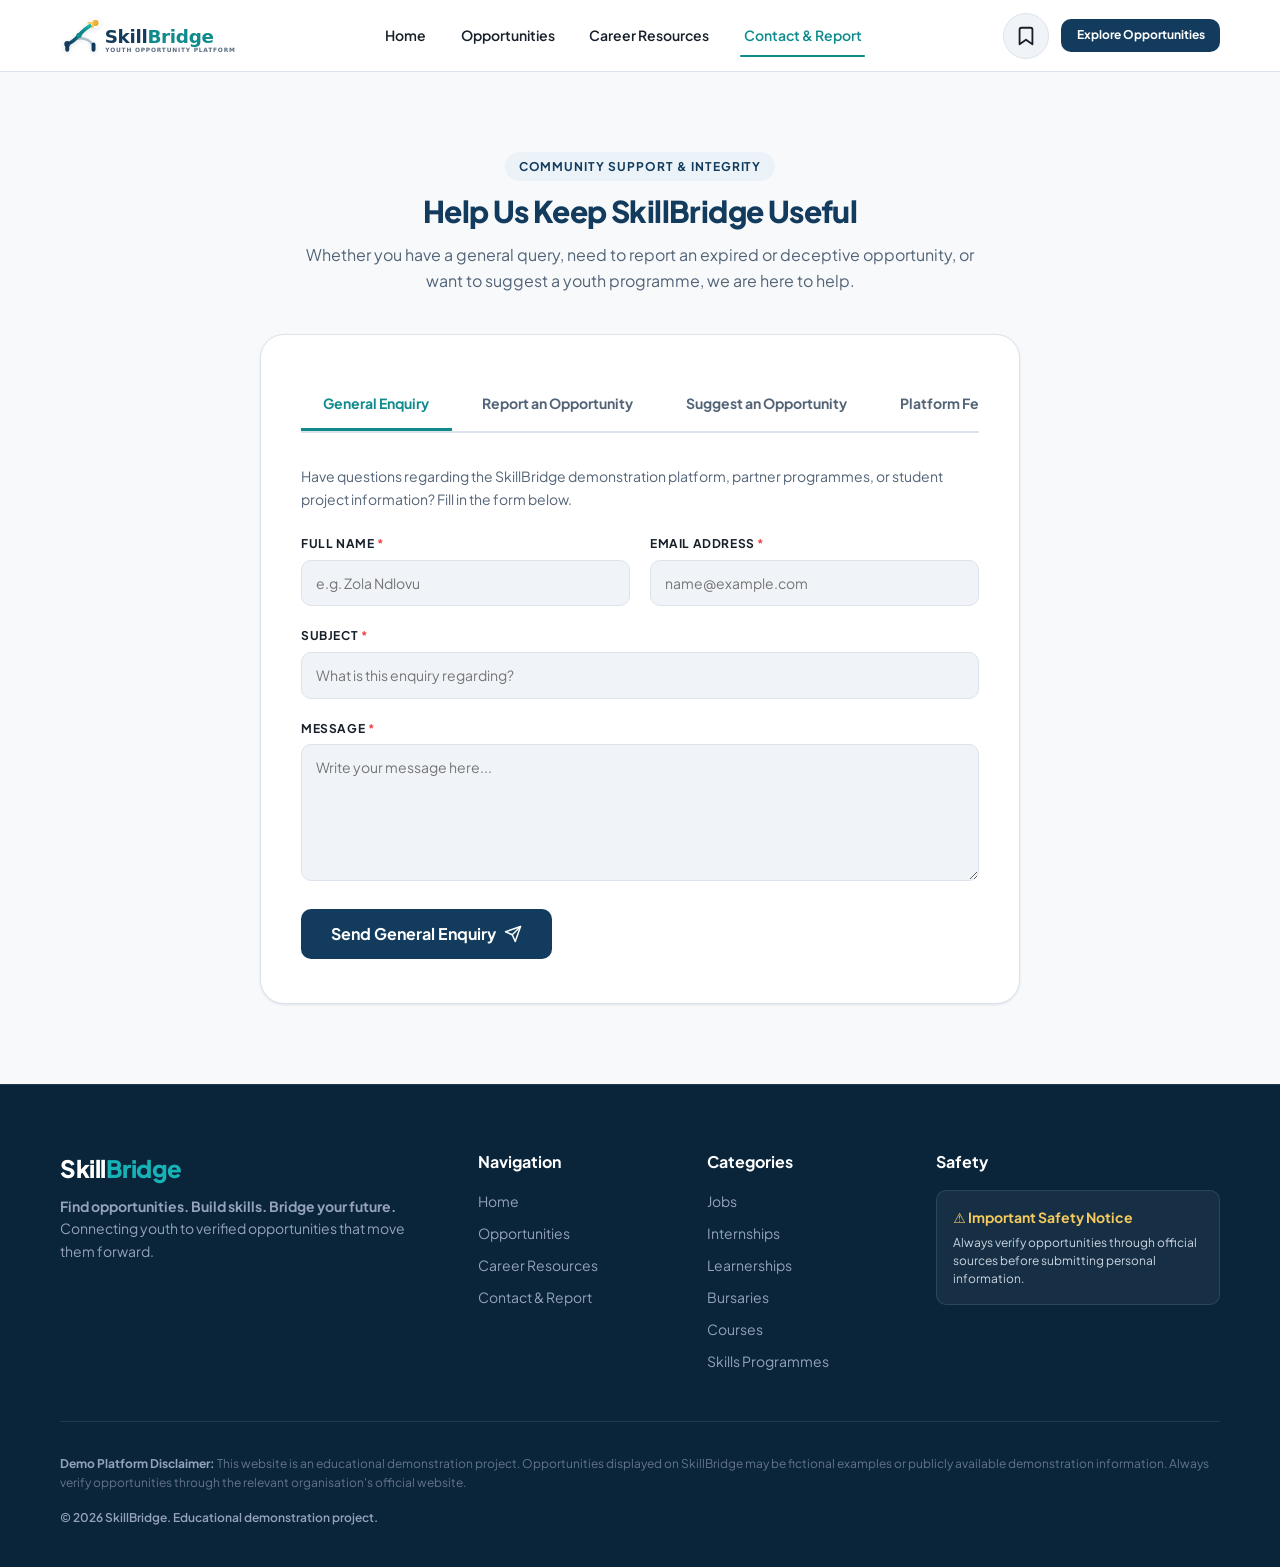
<file: contact.html>
<!DOCTYPE html>
<html lang="en">
<head>
  <meta charset="UTF-8">
  <meta name="viewport" content="width=device-width, initial-scale=1.0">
  <title>Contact &amp; Report | SkillBridge</title>
  <meta name="description" content="Help keep SkillBridge accurate and safe. Send general enquiries, report suspicious listings, or suggest verified opportunities.">
  <link rel="icon" type="image/svg+xml" href="images/favicon.svg">
  <!-- Fonts -->
  <link rel="preconnect" href="https://fonts.googleapis.com">
  <link rel="preconnect" href="https://fonts.gstatic.com" crossorigin>
  <link href="https://fonts.googleapis.com/css2?family=Plus+Jakarta+Sans:wght@400;500;600;700;800&display=swap" rel="stylesheet">
  <!-- Stylesheet -->
  <link rel="stylesheet" href="css/style.css">
</head>
<body>
  <!-- Accessible Skip Navigation Link -->
  <a href="#main-content" class="skip-link">Skip to main content</a>

  <!-- Header & Navigation -->
  <header class="site-header">
    <div class="container nav-container">
      <a href="index.html" class="brand-link" aria-label="SkillBridge Home">
        <img src="images/logo.svg" alt="SkillBridge Logo" class="brand-logo-img">
      </a>

      <!-- Desktop Navigation -->
      <nav class="nav-desktop" aria-label="Primary Desktop Navigation">
        <a href="index.html" class="nav-link">Home</a>
        <a href="opportunities.html" class="nav-link">Opportunities</a>
        <a href="resources.html" class="nav-link">Career Resources</a>
        <a href="contact.html" class="nav-link active" aria-current="page">Contact &amp; Report</a>
      </nav>

      <!-- Navigation Actions -->
      <div class="nav-actions">
        <a href="bookmarks.html" class="bookmark-nav-link" aria-label="View saved opportunities">
          <svg width="22" height="22" viewBox="0 0 24 24" fill="none" stroke="currentColor" stroke-width="2" stroke-linecap="round" stroke-linejoin="round" aria-hidden="true">
            <path d="M19 21l-7-5-7 5V5a2 2 0 0 1 2-2h10a2 2 0 0 1 2 2z"></path>
          </svg>
          <span class="bookmark-nav-label sr-only">Saved</span>
          <span class="bookmark-count-badge" aria-live="polite">0</span>
        </a>

        <a href="opportunities.html" class="btn btn-primary btn-sm" id="nav-desktop-cta">
          Explore Opportunities
        </a>

        <!-- Mobile Menu Button -->
        <button class="mobile-menu-btn" aria-label="Open navigation menu" aria-expanded="false" aria-controls="mobile-navigation-drawer">
          <svg width="24" height="24" viewBox="0 0 24 24" fill="none" stroke="currentColor" stroke-width="2" stroke-linecap="round" stroke-linejoin="round">
            <line x1="3" y1="12" x2="21" y2="12"></line>
            <line x1="3" y1="6" x2="21" y2="6"></line>
            <line x1="3" y1="18" x2="21" y2="18"></line>
          </svg>
        </button>
      </div>
    </div>

    <!-- Mobile Drawer Menu -->
    <div id="mobile-navigation-drawer" class="mobile-drawer" aria-label="Mobile Navigation">
      <nav class="mobile-nav-links">
        <a href="index.html" class="mobile-nav-link">Home</a>
        <a href="opportunities.html" class="mobile-nav-link">Opportunities</a>
        <a href="resources.html" class="mobile-nav-link">Career Resources</a>
        <a href="contact.html" class="mobile-nav-link active" aria-current="page">Contact &amp; Report</a>
      </nav>
      <div class="mobile-drawer-cta">
        <a href="bookmarks.html" class="btn btn-outline btn-block">Saved Opportunities</a>
        <a href="opportunities.html" class="btn btn-secondary btn-block">Explore Opportunities</a>
        <a href="resources.html" class="btn btn-outline btn-block">Career Resources</a>
      </div>
    </div>
  </header>

  <!-- Main Content -->
  <main id="main-content" class="section">
    <div class="container">
      <!-- Section Header -->
      <div class="section-header">
        <span class="section-badge">Community Support &amp; Integrity</span>
        <h1 class="section-title">Help Us Keep SkillBridge Useful</h1>
        <p class="section-subtitle">
          Whether you have a general query, need to report an expired or deceptive opportunity, or want to suggest a youth programme, we are here to help.
        </p>
      </div>

      <!-- Main Form Wrapper -->
      <div class="form-wrapper">
        <!-- Accessible Form Tabs -->
        <div class="form-tab-bar" role="tablist" aria-label="Contact options">
          <button class="form-tab-btn active" data-tab="general" role="tab" aria-selected="true" id="tab-general" aria-controls="form-general">
            General Enquiry
          </button>
          <button class="form-tab-btn" data-tab="report" role="tab" aria-selected="false" id="tab-report" aria-controls="form-report">
            Report an Opportunity
          </button>
          <button class="form-tab-btn" data-tab="suggest" role="tab" aria-selected="false" id="tab-suggest" aria-controls="form-suggest">
            Suggest an Opportunity
          </button>
          <button class="form-tab-btn" data-tab="feedback" role="tab" aria-selected="false" id="tab-feedback" aria-controls="form-feedback">
            Platform Feedback
          </button>
        </div>

        <!-- 1. General Enquiry Form -->
        <section id="form-general" class="form-panel active" role="tabpanel" aria-labelledby="tab-general">
          <p style="font-size: var(--text-sm); color: var(--text-muted); margin-bottom: 1.5rem;">
            Have questions regarding the SkillBridge demonstration platform, partner programmes, or student project information? Fill in the form below.
          </p>

          <form id="general-enquiry-form" novalidate>
            <div class="form-feedback" aria-live="polite"></div>

            <div class="form-grid-2" style="margin-bottom: 1.25rem;">
              <div class="form-group">
                <label for="general-name" class="form-label">Full Name <span style="color:var(--danger)">*</span></label>
                <input type="text" id="general-name" class="form-control" placeholder="e.g. Zola Ndlovu" required>
                <div class="form-field-error">Please provide your full name.</div>
              </div>

              <div class="form-group">
                <label for="general-email" class="form-label">Email Address <span style="color:var(--danger)">*</span></label>
                <input type="email" id="general-email" class="form-control" placeholder="name@example.com" required>
                <div class="form-field-error">Please provide a valid email address.</div>
              </div>
            </div>

            <div class="form-group" style="margin-bottom: 1.25rem;">
              <label for="general-subject" class="form-label">Subject <span style="color:var(--danger)">*</span></label>
              <input type="text" id="general-subject" class="form-control" placeholder="What is this enquiry regarding?" required>
              <div class="form-field-error">Please enter a subject.</div>
            </div>

            <div class="form-group" style="margin-bottom: 1.75rem;">
              <label for="general-message" class="form-label">Message <span style="color:var(--danger)">*</span></label>
              <textarea id="general-message" class="form-control" rows="5" placeholder="Write your message here..." required></textarea>
              <div class="form-field-error">Please enter your message.</div>
            </div>

            <button type="submit" class="btn btn-primary btn-lg">
              Send General Enquiry
              <svg width="18" height="18" viewBox="0 0 24 24" fill="none" stroke="currentColor" stroke-width="2" stroke-linecap="round" stroke-linejoin="round">
                <line x1="22" y1="2" x2="11" y2="13"></line>
                <polygon points="22 2 15 22 11 13 2 9 22 2"></polygon>
              </svg>
            </button>
          </form>
        </section>

        <!-- 2. Report an Opportunity Form -->
        <section id="form-report" class="form-panel" role="tabpanel" aria-labelledby="tab-report">
          <div class="alert alert-warning" style="margin-bottom: 1.5rem; font-size: var(--text-xs);" role="note">
            <svg width="20" height="20" viewBox="0 0 24 24" fill="none" stroke="currentColor" stroke-width="2" stroke-linecap="round" stroke-linejoin="round" style="flex-shrink:0;">
              <path d="M10.29 3.86L1.82 18a2 2 0 0 0 1.71 3h16.94a2 2 0 0 0 1.71-3L13.71 3.86a2 2 0 0 0-3.42 0z"></path>
              <line x1="12" y1="9" x2="12" y2="13"></line>
              <line x1="12" y1="17" x2="12.01" y2="17"></line>
            </svg>
            <div>
              <strong>Protecting Youth Safety:</strong> We take fraudulent, expired, and inaccurate opportunity reports seriously. Verified alerts are reviewed within 24 hours.
            </div>
          </div>

          <form id="report-opportunity-form" novalidate>
            <div class="form-feedback" aria-live="polite"></div>

            <div class="form-grid-2" style="margin-bottom: 1.25rem;">
              <div class="form-group">
                <label for="report-name" class="form-label">Your Name <span style="color:var(--danger)">*</span></label>
                <input type="text" id="report-name" class="form-control" placeholder="e.g. Sipho Dlamini" required>
                <div class="form-field-error">Please enter your name.</div>
              </div>

              <div class="form-group">
                <label for="report-email" class="form-label">Your Email <span style="color:var(--danger)">*</span></label>
                <input type="email" id="report-email" class="form-control" placeholder="name@example.com" required>
                <div class="form-field-error">Please enter a valid email.</div>
              </div>
            </div>

            <div class="form-grid-2" style="margin-bottom: 1.25rem;">
              <div class="form-group">
                <label for="report-opportunity" class="form-label">Opportunity Title <span style="color:var(--danger)">*</span></label>
                <input type="text" id="report-opportunity" class="form-control" placeholder="Title of listing on SkillBridge" required>
                <div class="form-field-error">Please specify the opportunity title.</div>
              </div>

              <div class="form-group">
                <label for="report-reason" class="form-label">Reason for Report <span style="color:var(--danger)">*</span></label>
                <select id="report-reason" class="form-control" required>
                  <option value="">Select a reason...</option>
                  <option value="expired">Expired opportunity</option>
                  <option value="incorrect_info">Incorrect information</option>
                  <option value="suspicious">Suspicious / scam opportunity</option>
                  <option value="bad_link">Incorrect application link</option>
                  <option value="other">Other reason</option>
                </select>
                <div class="form-field-error">Please select a reason.</div>
              </div>
            </div>

            <div class="form-group" style="margin-bottom: 1.75rem;">
              <label for="report-message" class="form-label">Detailed Explanation <span style="color:var(--danger)">*</span></label>
              <textarea id="report-message" class="form-control" rows="5" placeholder="Explain what is incorrect or suspicious about this listing..." required></textarea>
              <div class="form-field-error">Please provide details regarding your report.</div>
            </div>

            <button type="submit" class="btn btn-secondary btn-lg">
              Submit Report
              <svg width="18" height="18" viewBox="0 0 24 24" fill="none" stroke="currentColor" stroke-width="2" stroke-linecap="round" stroke-linejoin="round">
                <line x1="5" y1="12" x2="19" y2="12"></line>
                <polyline points="12 5 19 12 12 19"></polyline>
              </svg>
            </button>
          </form>
        </section>

        <!-- 3. Suggest an Opportunity Form -->
        <section id="form-suggest" class="form-panel" role="tabpanel" aria-labelledby="tab-suggest">
          <p style="font-size: var(--text-sm); color: var(--text-muted); margin-bottom: 1.5rem;">
            Know of a legitimate bursary, learnership, or youth job opportunity? Help us expand access by suggesting it below.
          </p>

          <form id="suggest-opportunity-form" novalidate>
            <div class="form-feedback" aria-live="polite"></div>

            <div class="form-grid-2" style="margin-bottom: 1.25rem;">
              <div class="form-group">
                <label for="suggest-title" class="form-label">Opportunity Name <span style="color:var(--danger)">*</span></label>
                <input type="text" id="suggest-title" class="form-control" placeholder="e.g. Cloud Computing Learnership" required>
                <div class="form-field-error">Please provide the opportunity name.</div>
              </div>

              <div class="form-group">
                <label for="suggest-org" class="form-label">Organisation / Employer <span style="color:var(--danger)">*</span></label>
                <input type="text" id="suggest-org" class="form-control" placeholder="e.g. Standard Bank Foundation" required>
                <div class="form-field-error">Please provide the organisation name.</div>
              </div>
            </div>

            <div class="form-grid-2" style="margin-bottom: 1.25rem;">
              <div class="form-group">
                <label for="suggest-category" class="form-label">Category <span style="color:var(--danger)">*</span></label>
                <select id="suggest-category" class="form-control" required>
                  <option value="">Select category...</option>
                  <option value="Job">Job</option>
                  <option value="Internship">Internship</option>
                  <option value="Learnership">Learnership</option>
                  <option value="Bursary">Bursary</option>
                  <option value="Course">Course</option>
                  <option value="Skills Programme">Skills Programme</option>
                </select>
                <div class="form-field-error">Please select a category.</div>
              </div>

              <div class="form-group">
                <label for="suggest-location" class="form-label">Location <span style="color:var(--danger)">*</span></label>
                <input type="text" id="suggest-location" class="form-control" placeholder="e.g. Cape Town / Remote" required>
                <div class="form-field-error">Please specify the location.</div>
              </div>
            </div>

            <div class="form-grid-2" style="margin-bottom: 1.25rem;">
              <div class="form-group">
                <label for="suggest-date" class="form-label">Closing Date <span style="color:var(--danger)">*</span></label>
                <input type="date" id="suggest-date" class="form-control" required>
                <div class="form-field-error">Please provide the closing deadline.</div>
              </div>

              <div class="form-group">
                <label for="suggest-link" class="form-label">Official Application / Verification Link <span style="color:var(--danger)">*</span></label>
                <input type="url" id="suggest-link" class="form-control" placeholder="https://example.co.za/careers" required>
                <div class="form-field-error">Please enter the official URL.</div>
              </div>
            </div>

            <div class="form-group" style="margin-bottom: 1.75rem;">
              <label for="suggest-info" class="form-label">Additional Information / Requirements</label>
              <textarea id="suggest-info" class="form-control" rows="4" placeholder="Briefly describe stipend, requirements, or qualifications..."></textarea>
            </div>

            <button type="submit" class="btn btn-primary btn-lg">
              Submit Suggested Opportunity
              <svg width="18" height="18" viewBox="0 0 24 24" fill="none" stroke="currentColor" stroke-width="2" stroke-linecap="round" stroke-linejoin="round">
                <line x1="5" y1="12" x2="19" y2="12"></line>
                <polyline points="12 5 19 12 12 19"></polyline>
              </svg>
            </button>
          </form>
        </section>

        <!-- 4. Platform Feedback Form -->
        <section id="form-feedback" class="form-panel" role="tabpanel" aria-labelledby="tab-feedback">
          <p style="font-size: var(--text-sm); color: var(--text-muted); margin-bottom: 1.5rem;">
            Tell us what is working well, what could be improved, and what features would make the platform more useful for South African youth.
          </p>

          <form id="platform-feedback-form" novalidate>
            <div class="form-feedback" aria-live="polite"></div>

            <div class="form-grid-2" style="margin-bottom: 1.25rem;">
              <div class="form-group">
                <label for="feedback-name" class="form-label">Your Name <span style="color:var(--danger)">*</span></label>
                <input type="text" id="feedback-name" class="form-control" placeholder="e.g. Lethabo Mokoena" required>
                <div class="form-field-error">Please enter your name.</div>
              </div>

              <div class="form-group">
                <label for="feedback-email" class="form-label">Email Address <span style="color:var(--danger)">*</span></label>
                <input type="email" id="feedback-email" class="form-control" placeholder="name@example.com" required>
                <div class="form-field-error">Please provide a valid email.</div>
              </div>
            </div>

            <div class="form-group" style="margin-bottom: 1.25rem;">
              <label for="feedback-type" class="form-label">Feedback Type <span style="color:var(--danger)">*</span></label>
              <select id="feedback-type" class="form-control" required>
                <option value="">Select an option...</option>
                <option value="usability">Website usability</option>
                <option value="content">Content quality</option>
                <option value="feature">Feature request</option>
                <option value="bug">Bug or technical issue</option>
                <option value="general">General feedback</option>
              </select>
              <div class="form-field-error">Please select a feedback type.</div>
            </div>

            <div class="form-group" style="margin-bottom: 1.75rem;">
              <label for="feedback-message" class="form-label">Your Feedback <span style="color:var(--danger)">*</span></label>
              <textarea id="feedback-message" class="form-control" rows="5" placeholder="Share your suggestion, concern, or observation about the platform..." required></textarea>
              <div class="form-field-error">Please tell us about your feedback.</div>
            </div>

            <button type="submit" class="btn btn-secondary btn-lg">
              Send Feedback
              <svg width="18" height="18" viewBox="0 0 24 24" fill="none" stroke="currentColor" stroke-width="2" stroke-linecap="round" stroke-linejoin="round">
                <line x1="22" y1="2" x2="11" y2="13"></line>
                <polygon points="22 2 15 22 11 13 2 9 22 2"></polygon>
              </svg>
            </button>
          </form>
        </section>
      </div>
    </div>
  </main>

  <!-- Footer -->
  <footer class="site-footer">
    <div class="container">
      <div class="footer-grid">
        <div class="footer-brand">
          <h2>Skill<span>Bridge</span></h2>
          <p class="footer-tagline">
            <strong>Find opportunities. Build skills. Bridge your future.</strong><br>
            Connecting youth to verified opportunities that move them forward.
          </p>
        </div>

        <div>
          <h3 class="footer-col-title">Navigation</h3>
          <div class="footer-links">
            <a href="index.html" class="footer-link">Home</a>
            <a href="opportunities.html" class="footer-link">Opportunities</a>
            <a href="resources.html" class="footer-link">Career Resources</a>
            <a href="contact.html" class="footer-link">Contact &amp; Report</a>
          </div>
        </div>

        <div>
          <h3 class="footer-col-title">Categories</h3>
          <div class="footer-links">
            <a href="opportunities.html?category=Job" class="footer-link">Jobs</a>
            <a href="opportunities.html?category=Internship" class="footer-link">Internships</a>
            <a href="opportunities.html?category=Learnership" class="footer-link">Learnerships</a>
            <a href="opportunities.html?category=Bursary" class="footer-link">Bursaries</a>
            <a href="opportunities.html?category=Course" class="footer-link">Courses</a>
            <a href="opportunities.html?category=Skills%20Programme" class="footer-link">Skills Programmes</a>
          </div>
        </div>

        <div>
          <h3 class="footer-col-title">Safety</h3>
          <div class="footer-safety-box">
            <strong>⚠️ Important Safety Notice</strong>
            Always verify opportunities through official sources before submitting personal information.
          </div>
        </div>
      </div>

      <div class="footer-disclaimer-bar">
        <div>
          <strong class="footer-disclaimer-highlight">Demo Platform Disclaimer:</strong>
          This website is an educational demonstration project. Opportunities displayed on SkillBridge may be fictional examples or publicly available demonstration information. Always verify opportunities through the relevant organisation's official website.
        </div>
        <div class="footer-copyright">
          &copy; 2026 SkillBridge. Educational demonstration project.
        </div>
      </div>
    </div>
  </footer>

  <!-- Scripts -->
  <script src="js/script.js"></script>
</body>
</html>
</file>
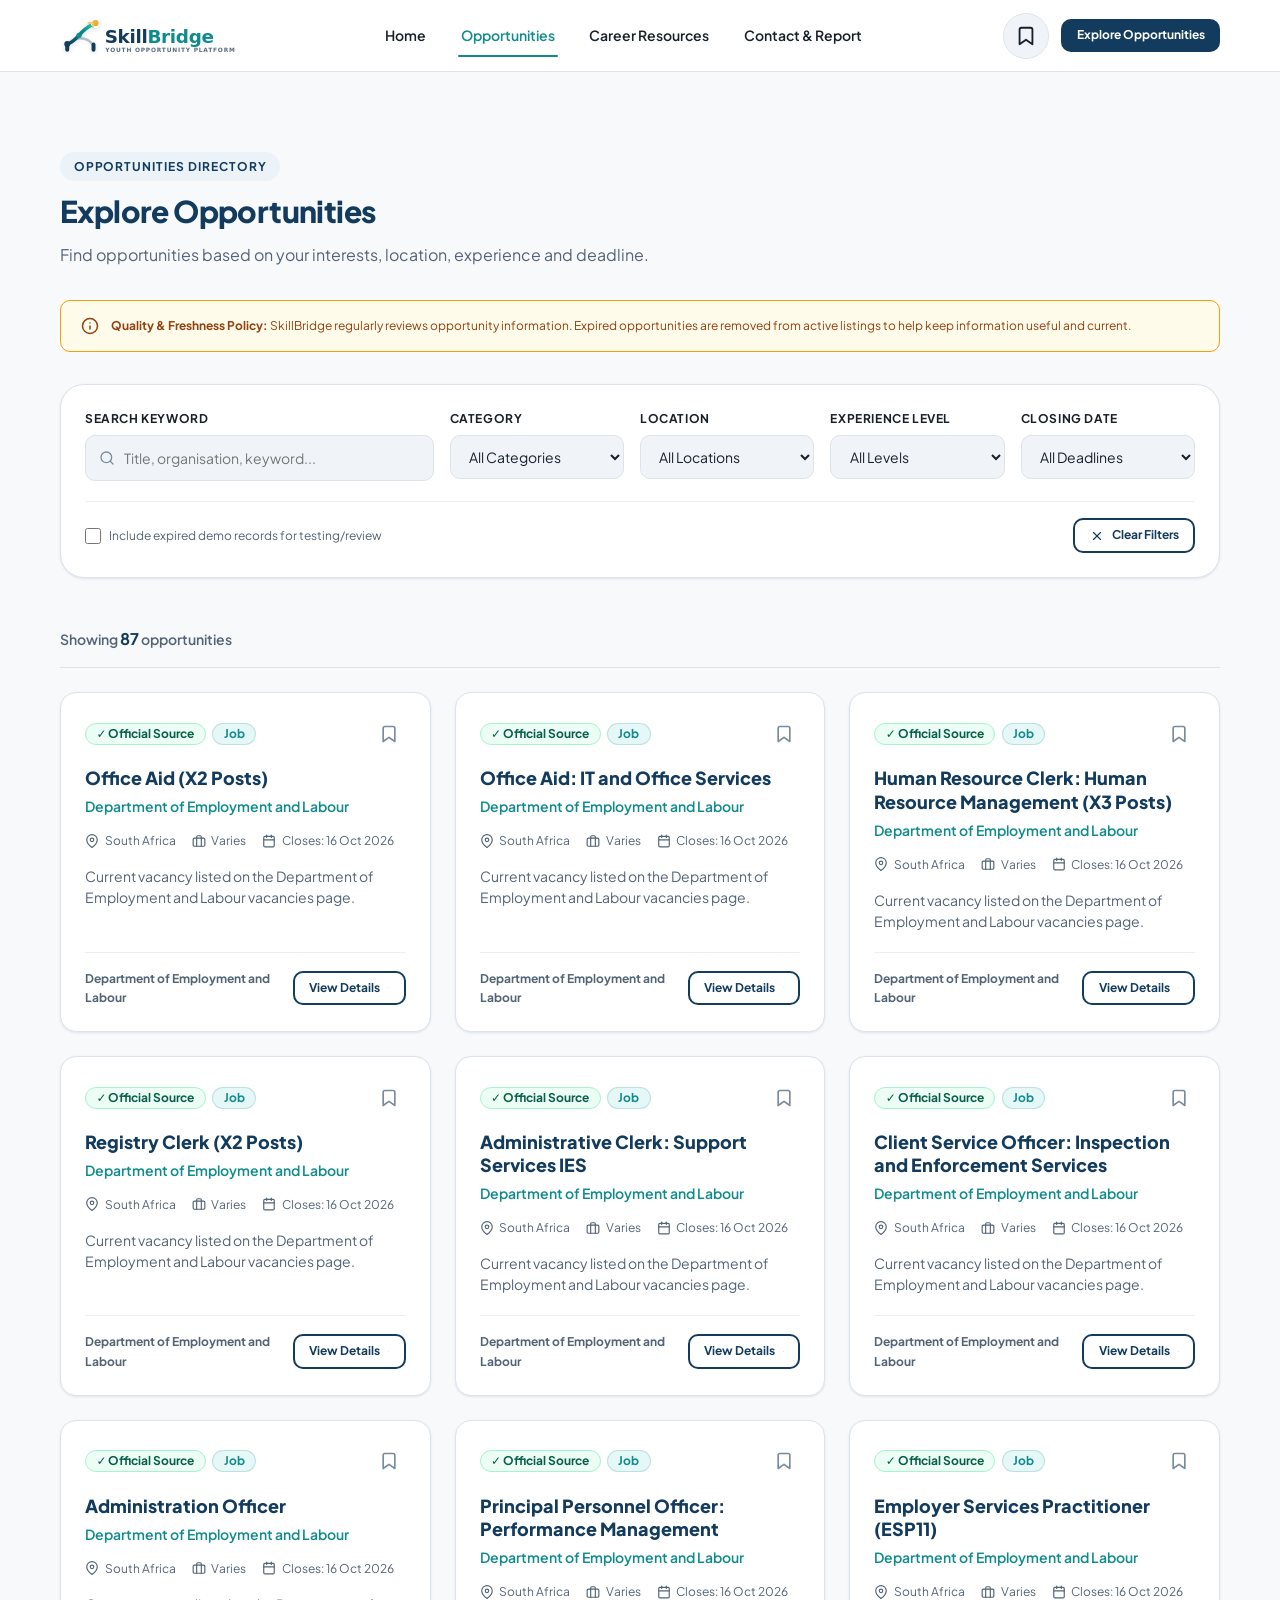
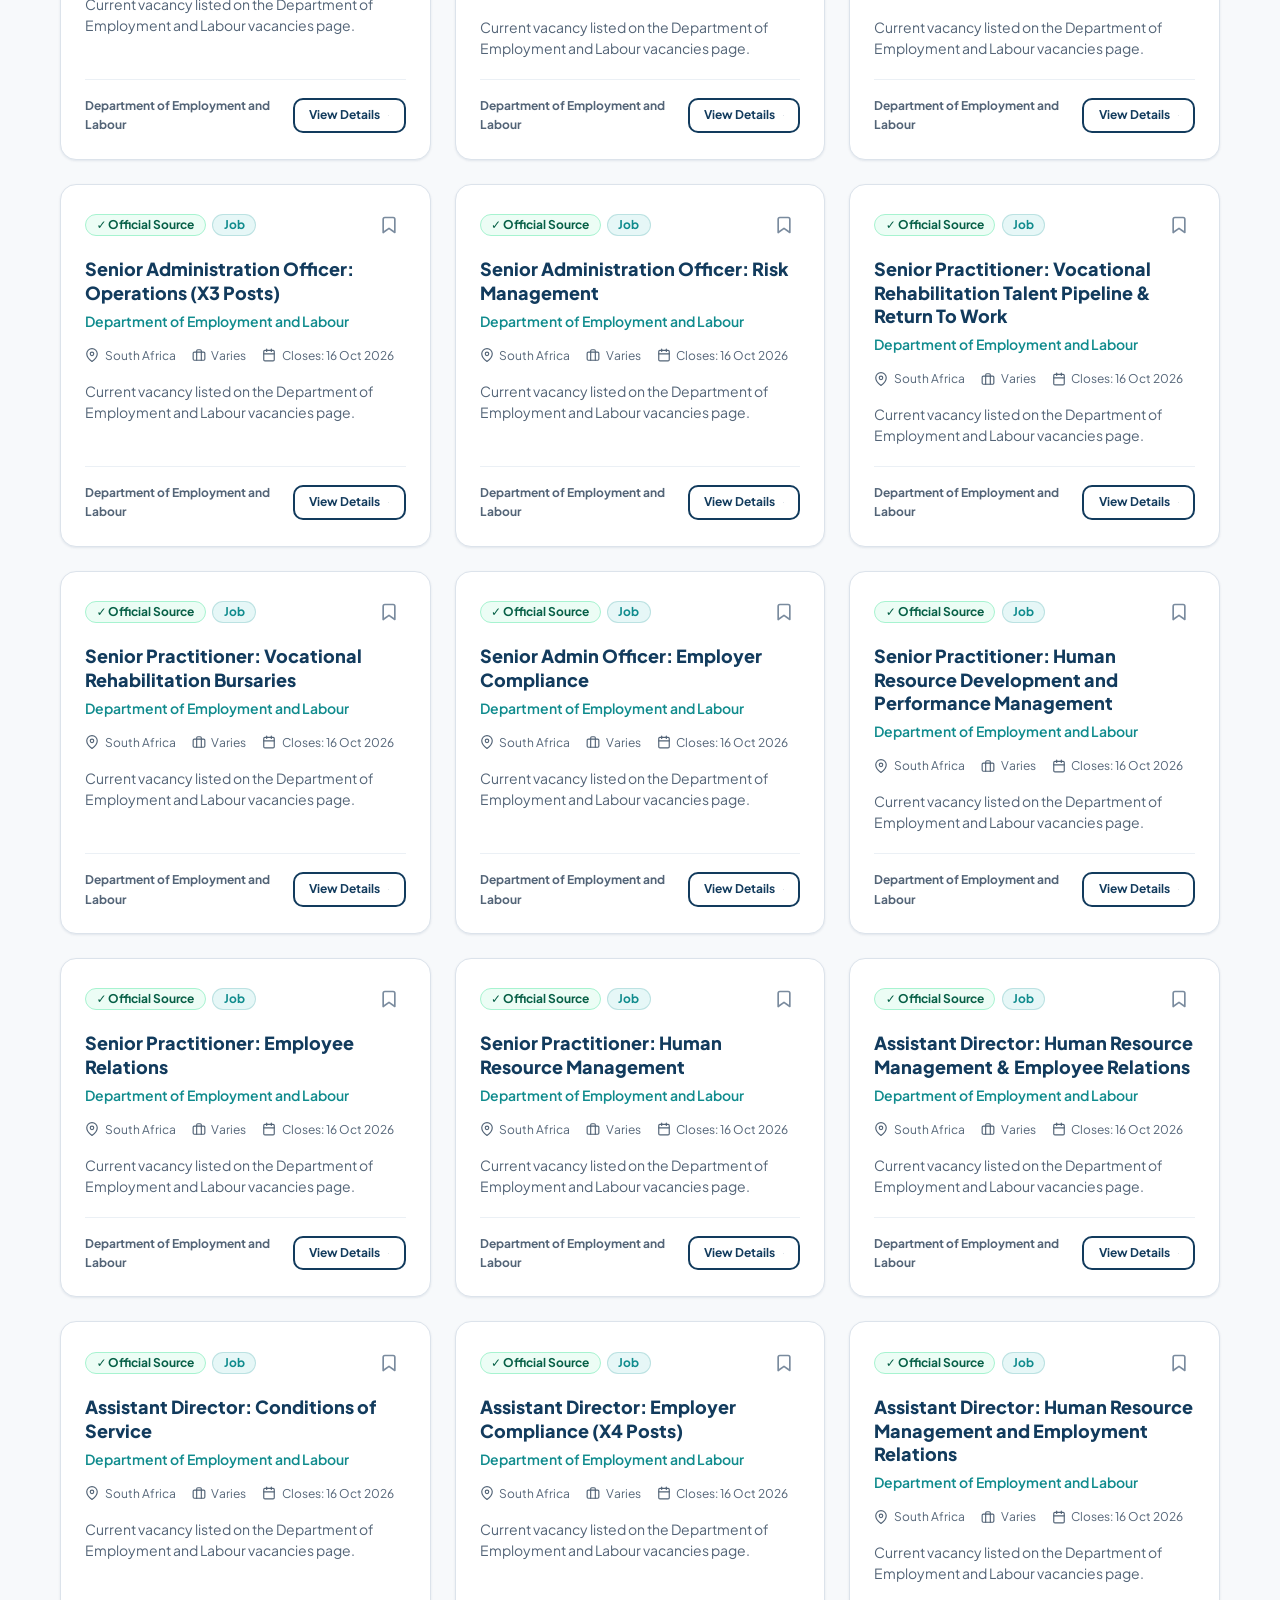
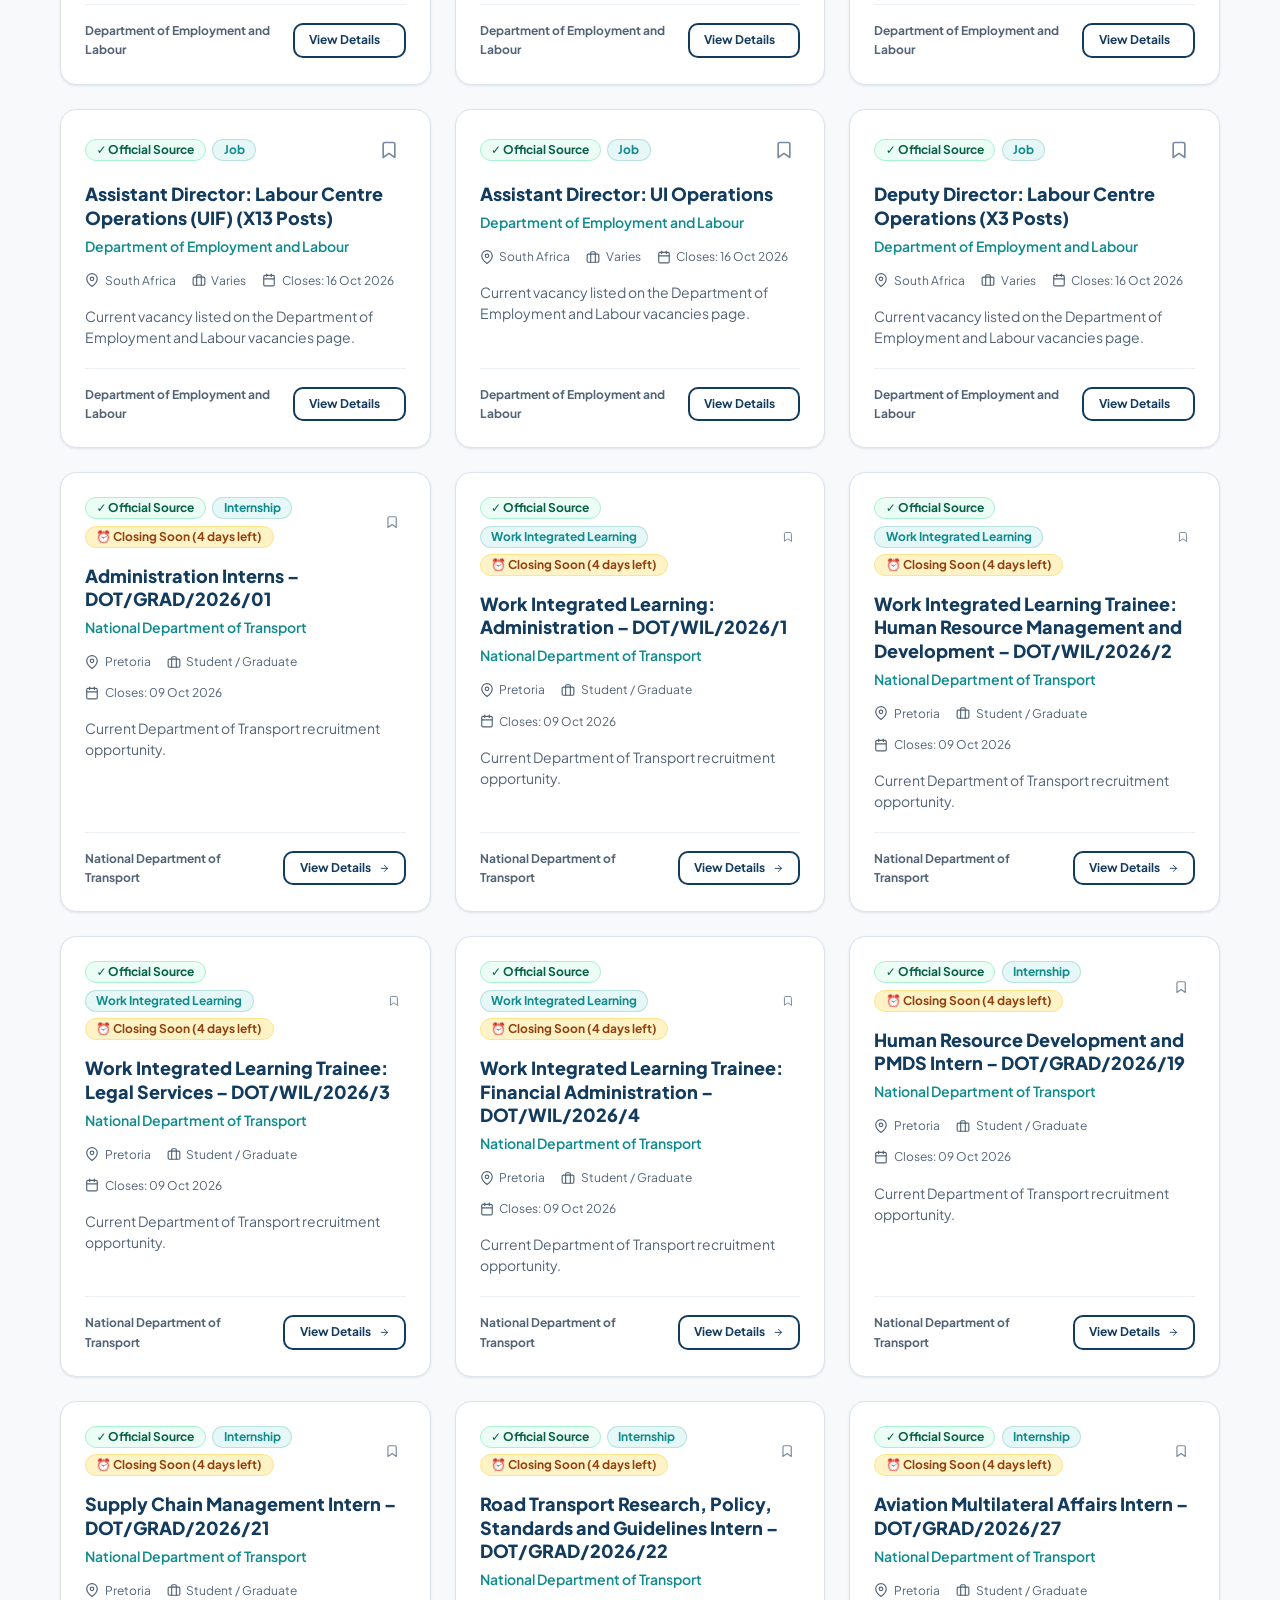
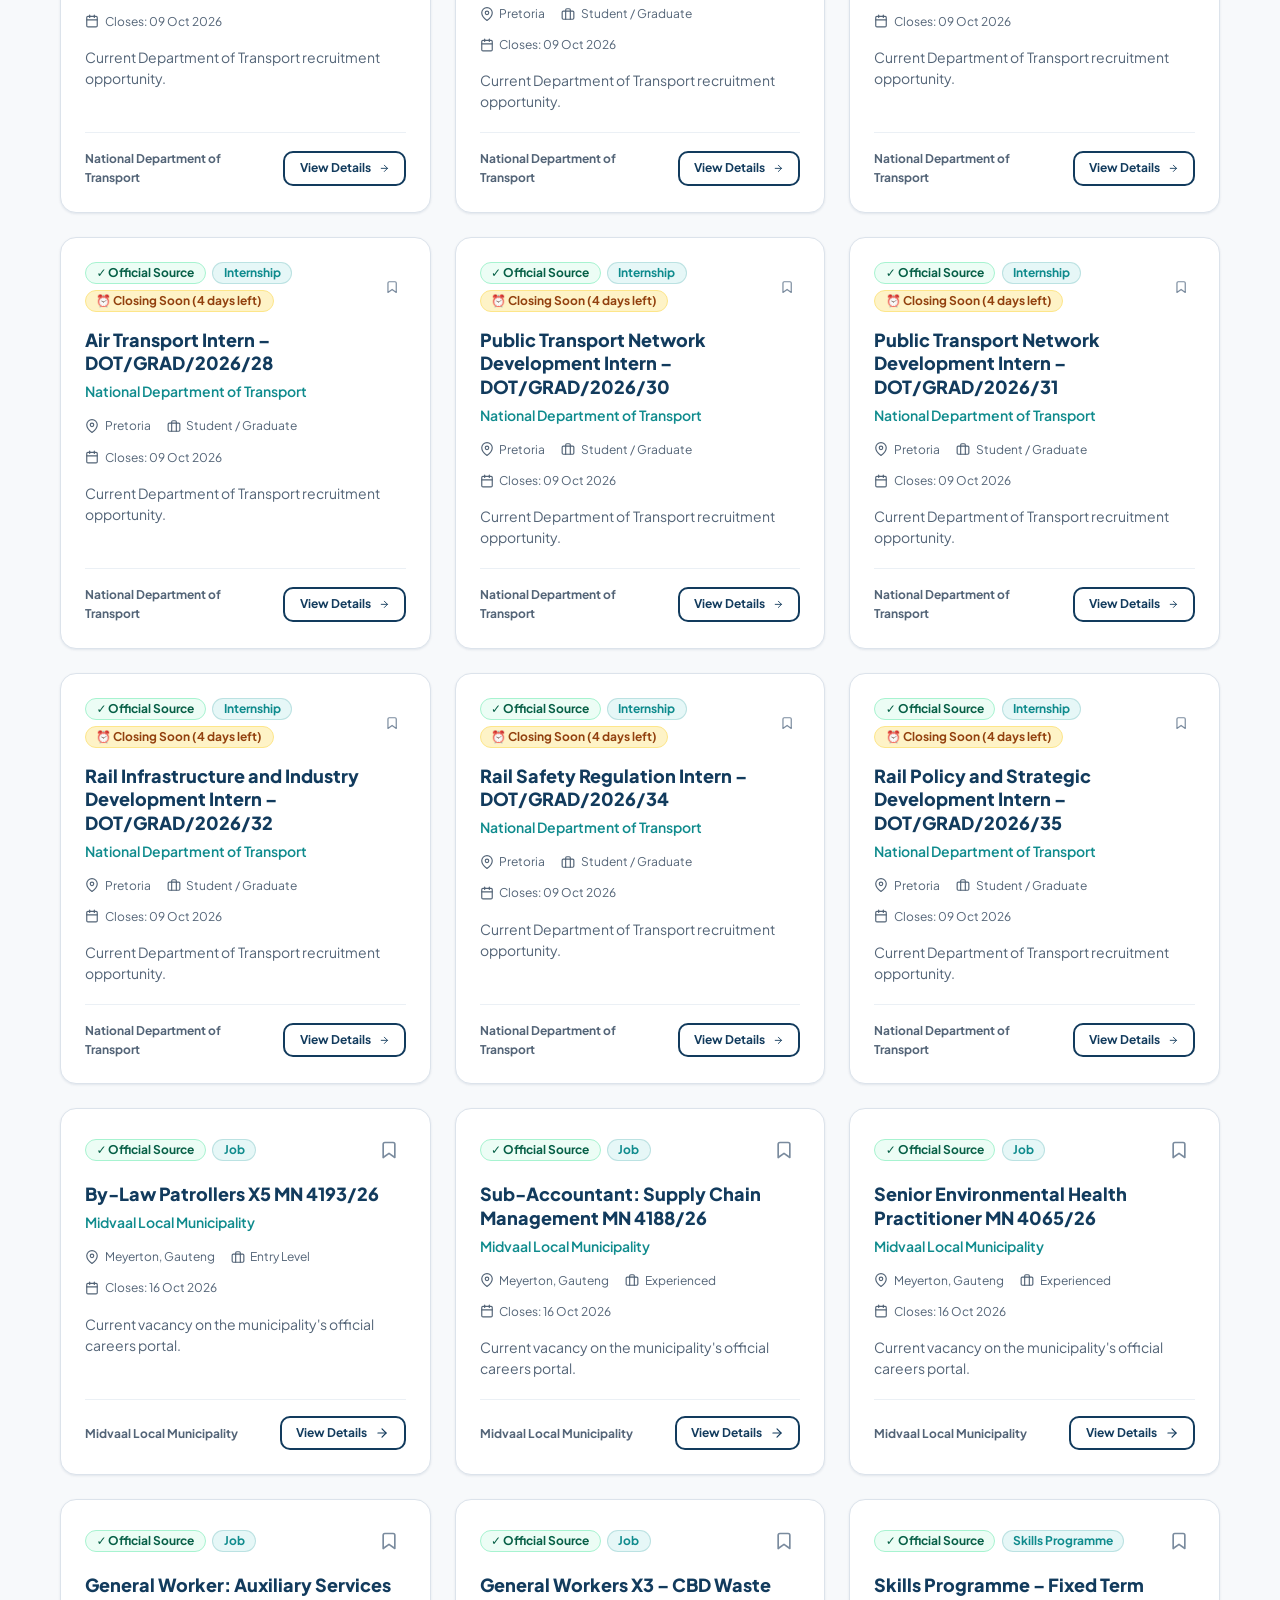
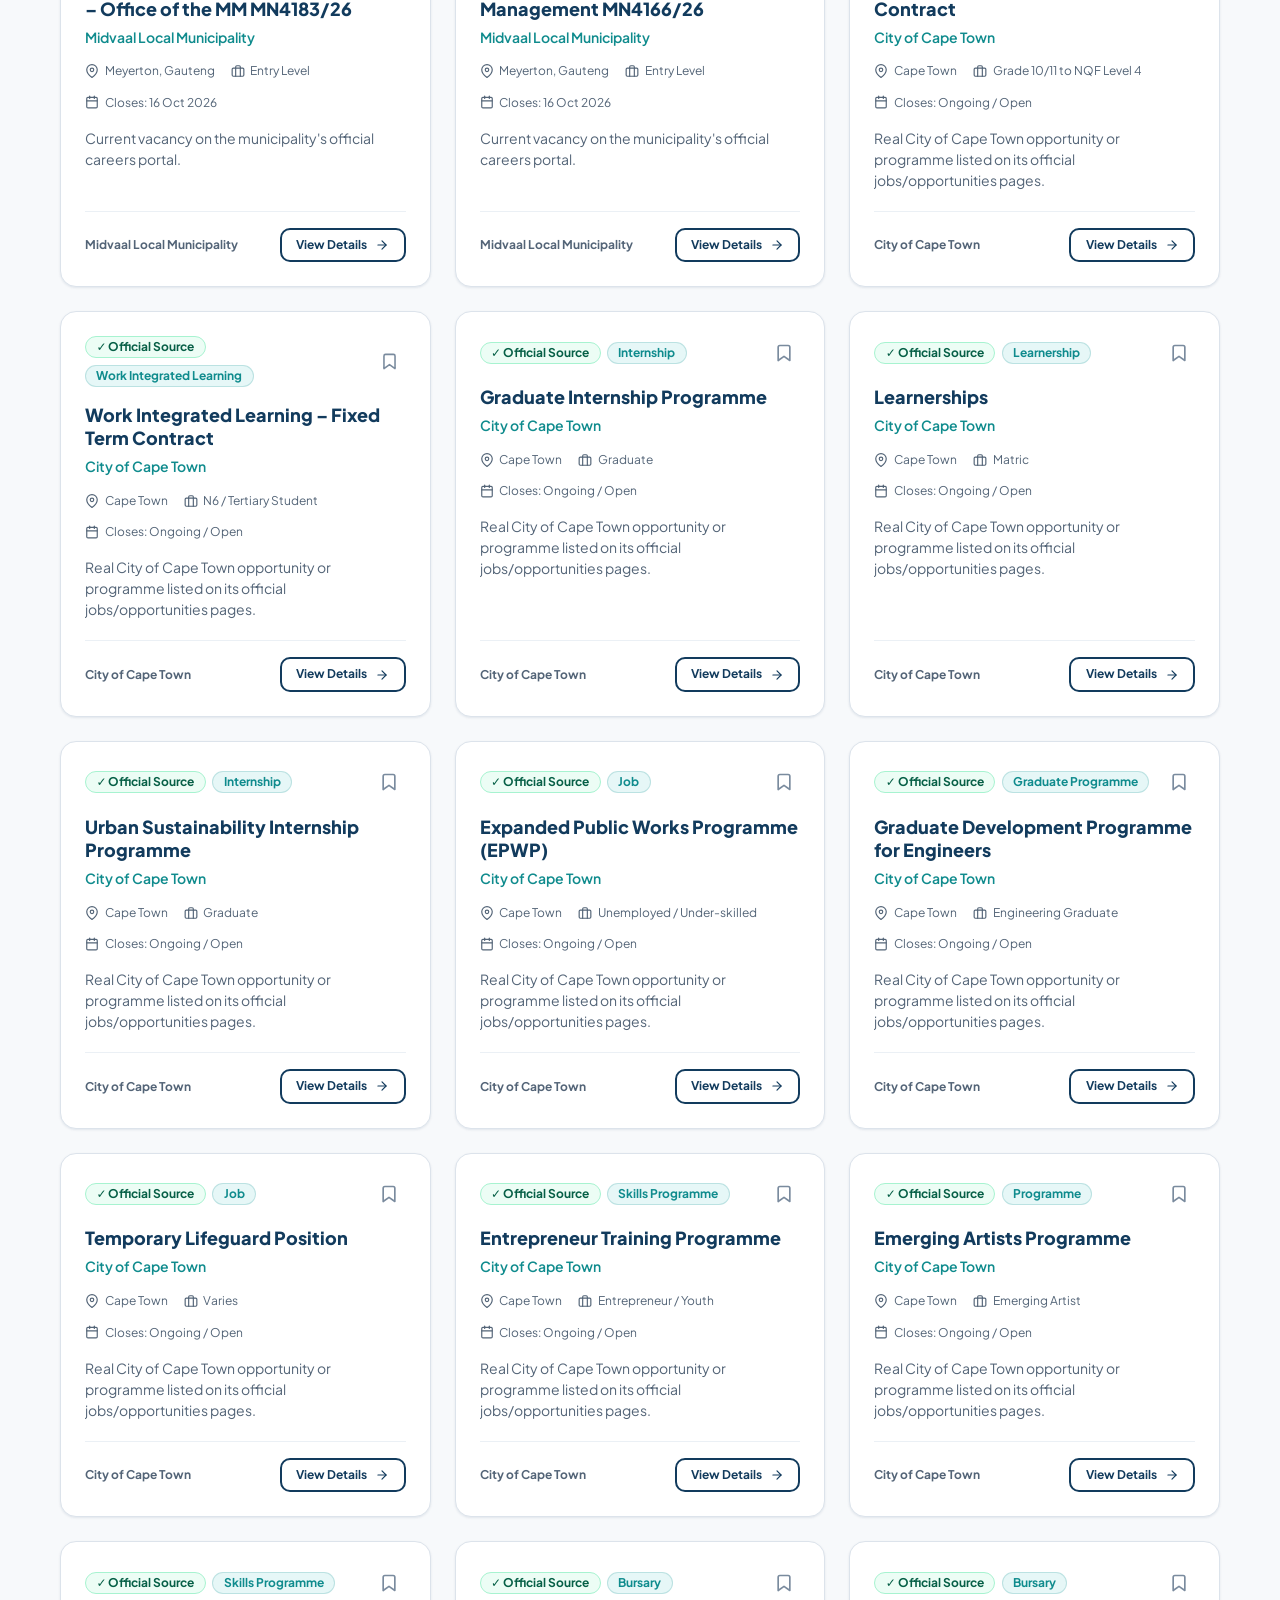
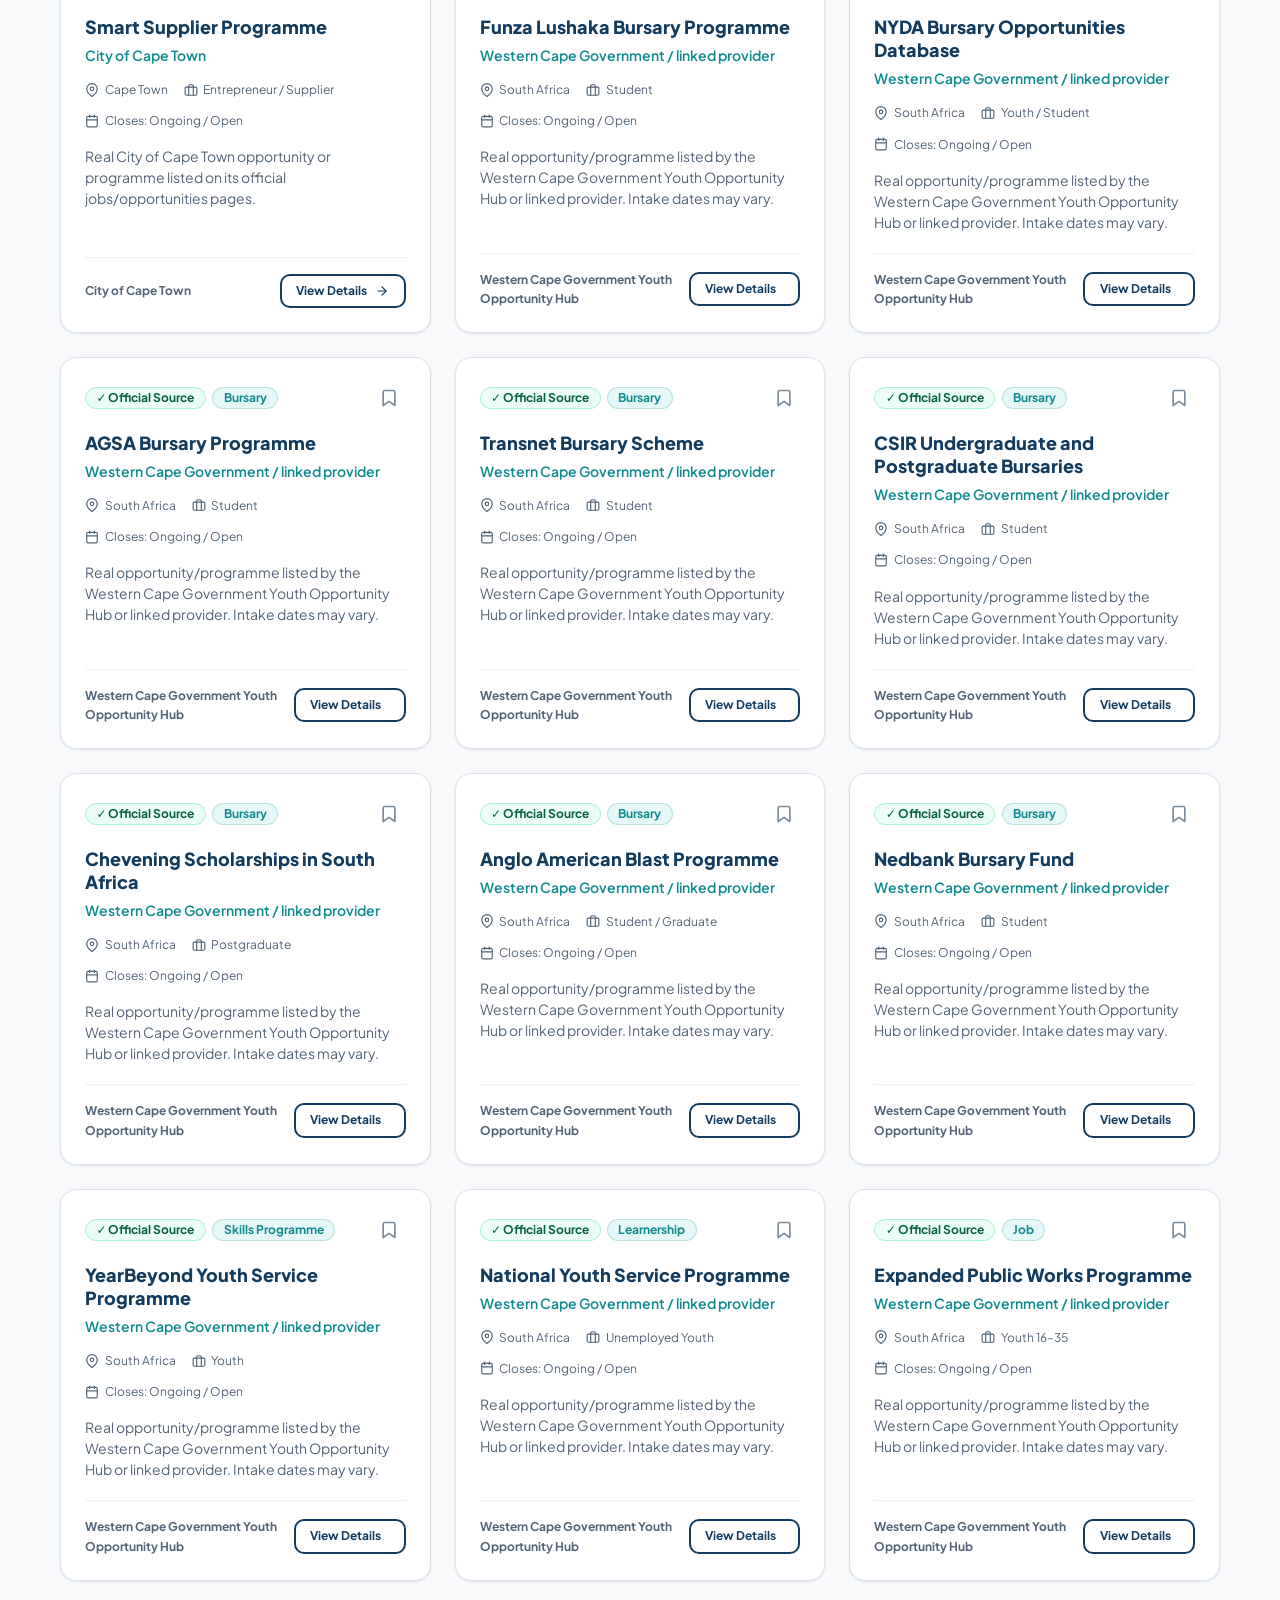
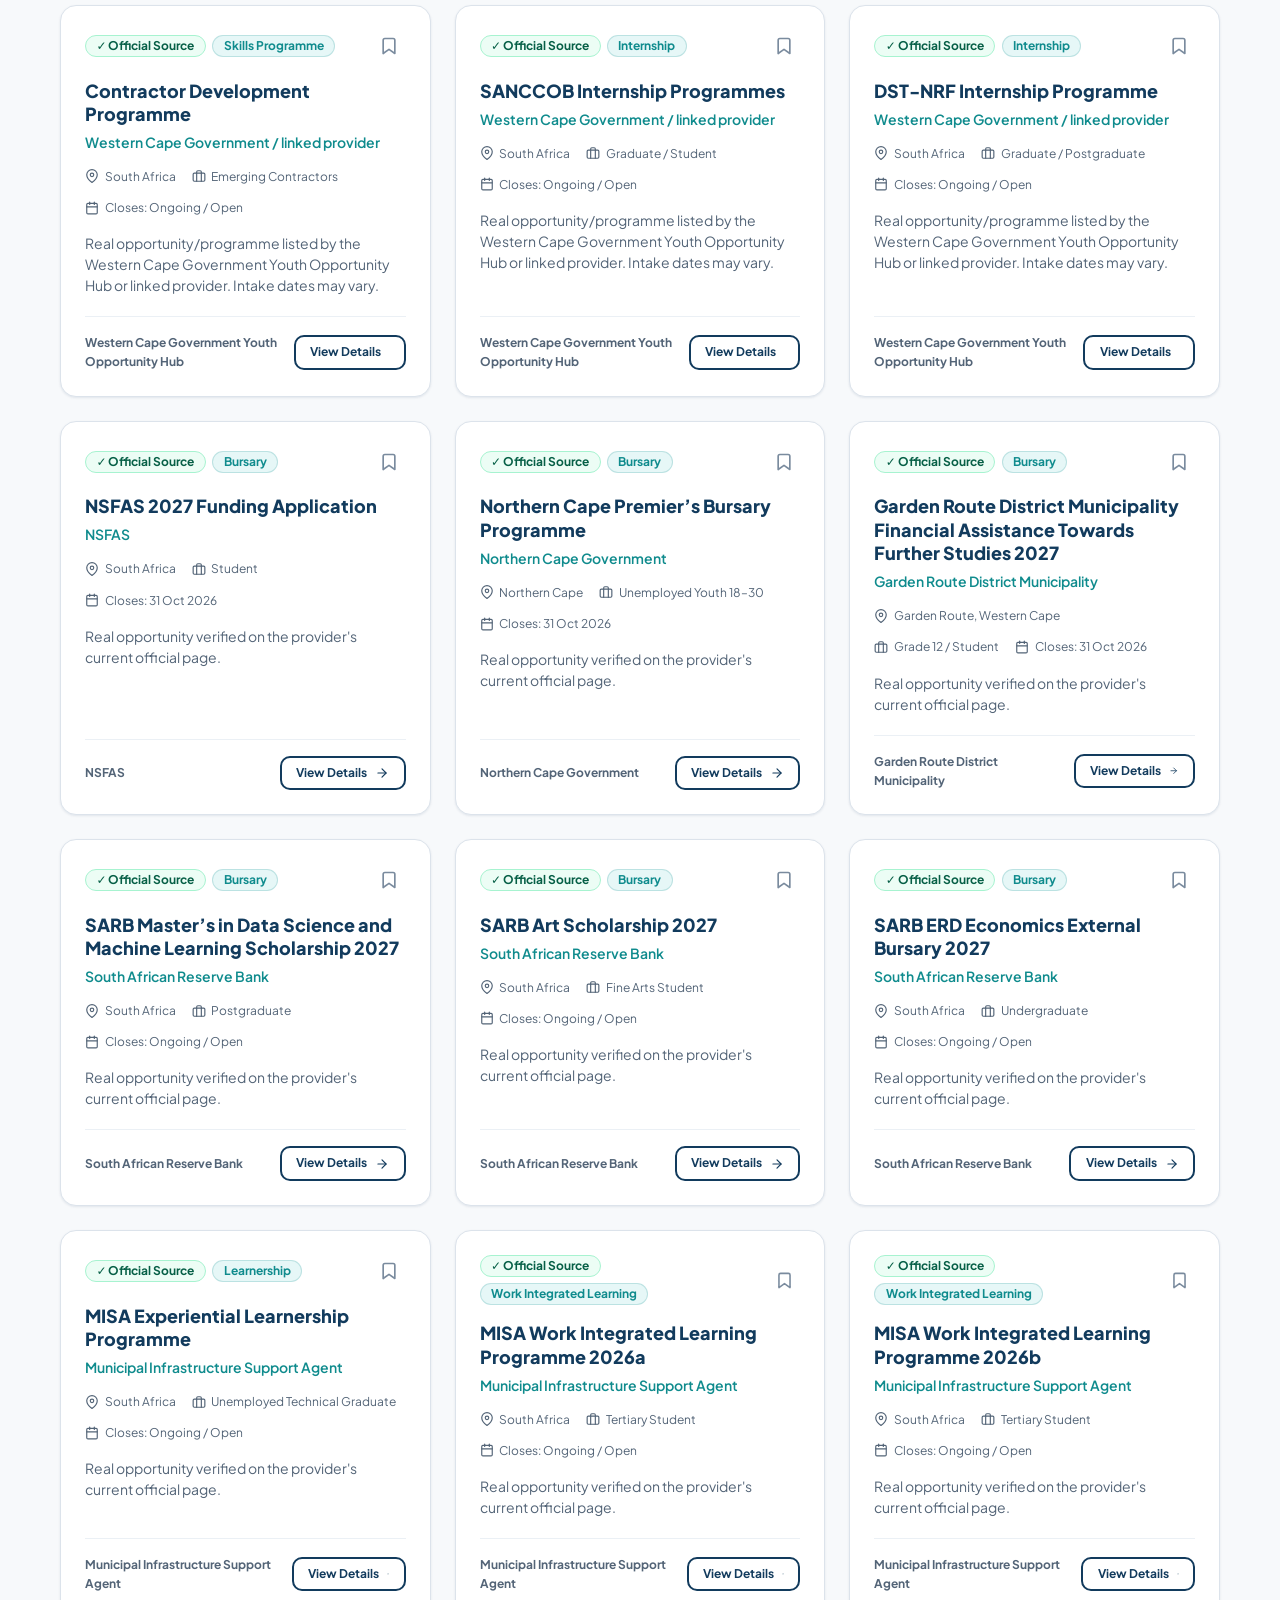
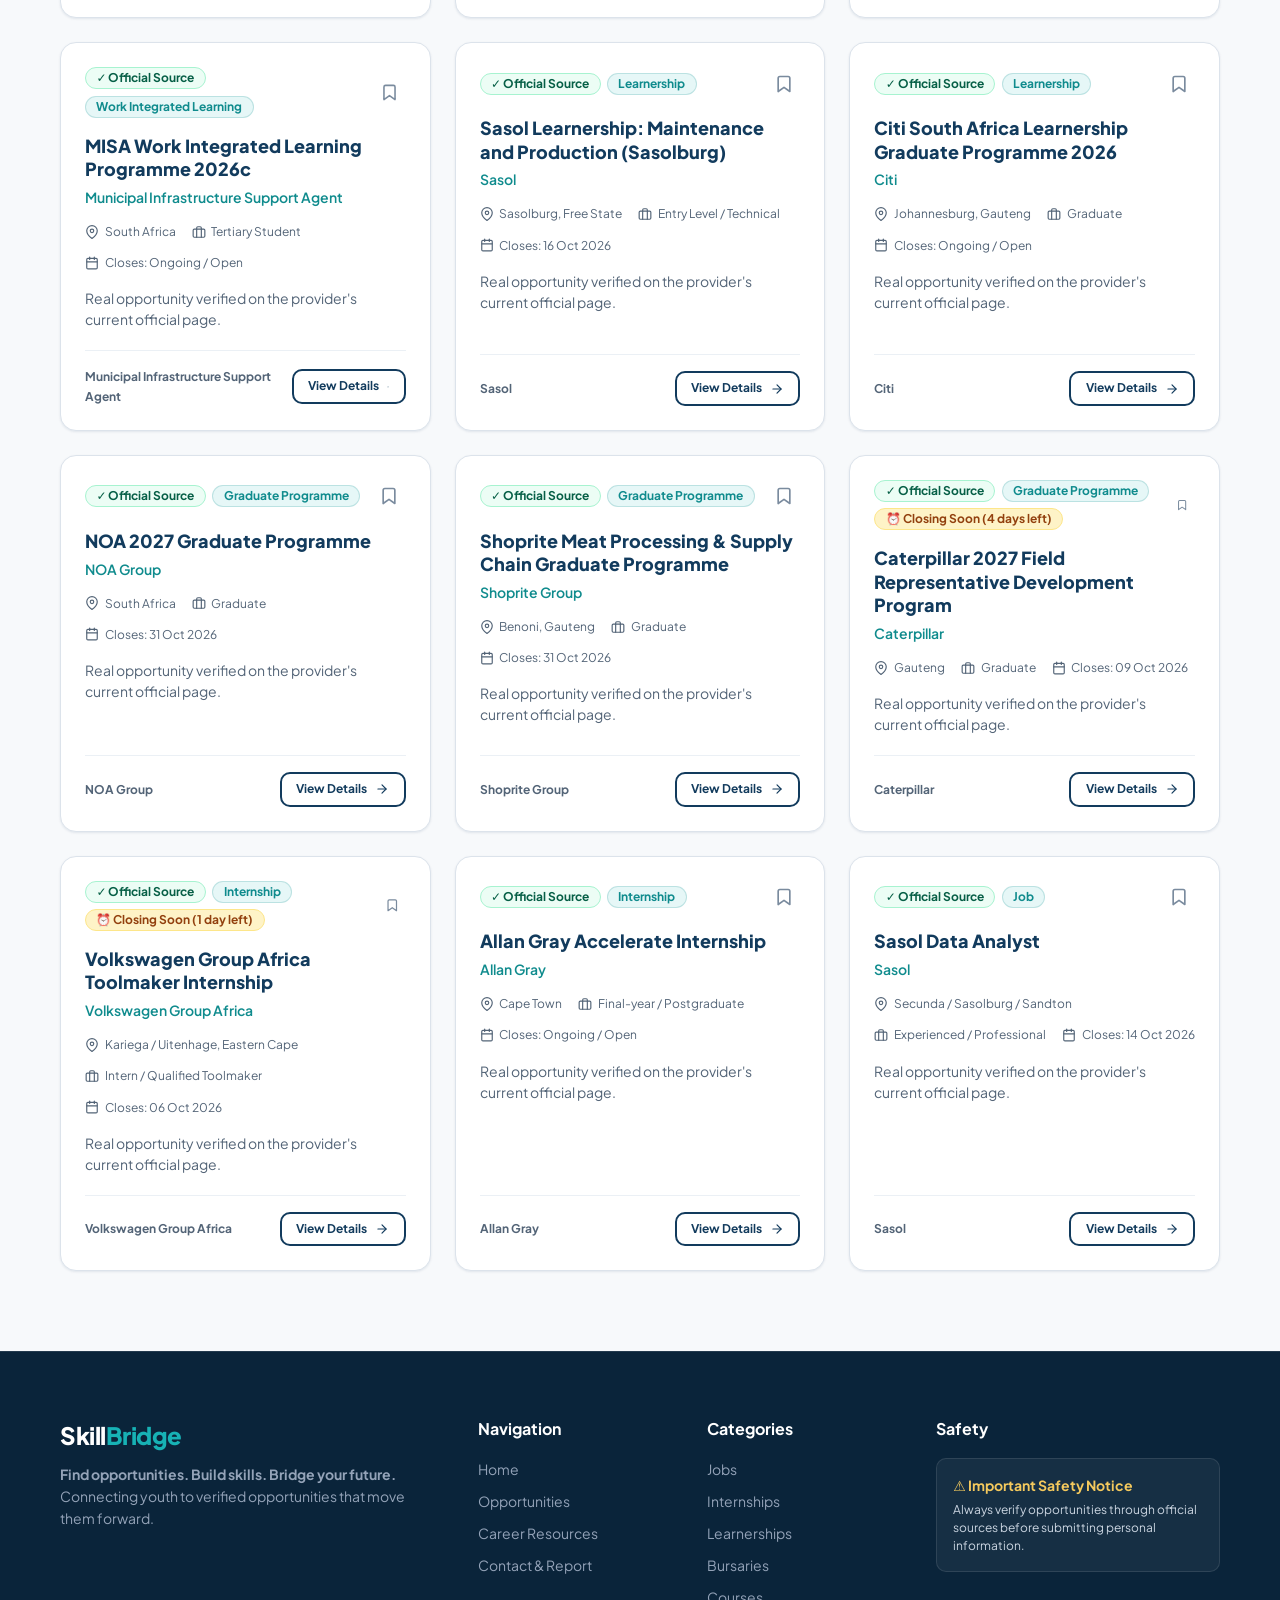
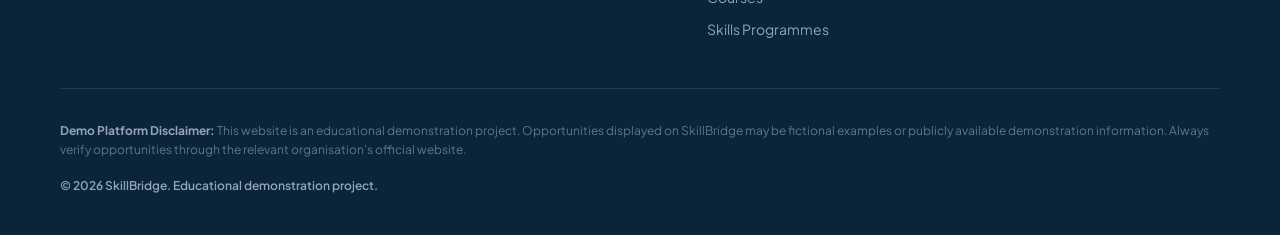
<file: opportunities.html>
<!DOCTYPE html>
<html lang="en">
<head>
  <meta charset="UTF-8">
  <meta name="viewport" content="width=device-width, initial-scale=1.0">
  <title>Explore Opportunities | SkillBridge</title>
  <meta name="description" content="Search and filter verified youth opportunities in South Africa by category, location, experience level, and upcoming deadline.">
  <link rel="icon" type="image/svg+xml" href="images/favicon.svg">
  <!-- Fonts -->
  <link rel="preconnect" href="https://fonts.googleapis.com">
  <link rel="preconnect" href="https://fonts.gstatic.com" crossorigin>
  <link href="https://fonts.googleapis.com/css2?family=Plus+Jakarta+Sans:wght@400;500;600;700;800&display=swap" rel="stylesheet">
  <!-- Stylesheet -->
  <link rel="stylesheet" href="css/style.css">
</head>
<body>
  <!-- Accessible Skip Navigation Link -->
  <a href="#main-content" class="skip-link">Skip to main content</a>

  <!-- Header & Navigation -->
  <header class="site-header">
    <div class="container nav-container">
      <a href="index.html" class="brand-link" aria-label="SkillBridge Home">
        <img src="images/logo.svg" alt="SkillBridge Logo" class="brand-logo-img">
      </a>

      <!-- Desktop Navigation -->
      <nav class="nav-desktop" aria-label="Primary Desktop Navigation">
        <a href="index.html" class="nav-link">Home</a>
        <a href="opportunities.html" class="nav-link active" aria-current="page">Opportunities</a>
        <a href="resources.html" class="nav-link">Career Resources</a>
        <a href="contact.html" class="nav-link">Contact &amp; Report</a>
      </nav>

      <!-- Navigation Actions -->
      <div class="nav-actions">
        <a href="bookmarks.html" class="bookmark-nav-link" aria-label="View saved opportunities">
          <svg width="22" height="22" viewBox="0 0 24 24" fill="none" stroke="currentColor" stroke-width="2" stroke-linecap="round" stroke-linejoin="round" aria-hidden="true">
            <path d="M19 21l-7-5-7 5V5a2 2 0 0 1 2-2h10a2 2 0 0 1 2 2z"></path>
          </svg>
          <span class="bookmark-nav-label sr-only">Saved</span>
          <span class="bookmark-count-badge" aria-live="polite">0</span>
        </a>

        <a href="opportunities.html" class="btn btn-primary btn-sm" id="nav-desktop-cta">
          Explore Opportunities
        </a>

        <!-- Mobile Menu Button -->
        <button class="mobile-menu-btn" aria-label="Open navigation menu" aria-expanded="false" aria-controls="mobile-navigation-drawer">
          <svg width="24" height="24" viewBox="0 0 24 24" fill="none" stroke="currentColor" stroke-width="2" stroke-linecap="round" stroke-linejoin="round">
            <line x1="3" y1="12" x2="21" y2="12"></line>
            <line x1="3" y1="6" x2="21" y2="6"></line>
            <line x1="3" y1="18" x2="21" y2="18"></line>
          </svg>
        </button>
      </div>
    </div>

    <!-- Mobile Drawer Menu -->
    <div id="mobile-navigation-drawer" class="mobile-drawer" aria-label="Mobile Navigation">
      <nav class="mobile-nav-links">
        <a href="index.html" class="mobile-nav-link">Home</a>
        <a href="opportunities.html" class="mobile-nav-link active" aria-current="page">Opportunities</a>
        <a href="resources.html" class="mobile-nav-link">Career Resources</a>
        <a href="contact.html" class="mobile-nav-link">Contact &amp; Report</a>
      </nav>
      <div class="mobile-drawer-cta">
        <a href="bookmarks.html" class="btn btn-outline btn-block">Saved Opportunities</a>
        <a href="opportunities.html" class="btn btn-secondary btn-block">Explore Opportunities</a>
        <a href="resources.html" class="btn btn-outline btn-block">Career Resources</a>
      </div>
    </div>
  </header>

  <!-- Main Content -->
  <main id="main-content" class="section">
    <div class="container">
      <!-- Page Header -->
      <div class="section-header text-left" style="margin-bottom: 2rem;">
        <span class="section-badge">Opportunities Directory</span>
        <h1 class="section-title">Explore Opportunities</h1>
        <p class="section-subtitle">
          Find opportunities based on your interests, location, experience and deadline.
        </p>
      </div>

      <!-- Expiry Policy Notice Banner -->
      <div class="alert alert-warning" style="margin-bottom: 2rem; font-size: var(--text-xs);" role="note">
        <svg width="18" height="18" viewBox="0 0 24 24" fill="none" stroke="currentColor" stroke-width="2" stroke-linecap="round" stroke-linejoin="round" style="flex-shrink:0;">
          <circle cx="12" cy="12" r="10"></circle>
          <line x1="12" y1="16" x2="12" y2="12"></line>
          <line x1="12" y1="8" x2="12.01" y2="8"></line>
        </svg>
        <div>
          <strong>Quality &amp; Freshness Policy:</strong> SkillBridge regularly reviews opportunity information. Expired opportunities are removed from active listings to help keep information useful and current.
        </div>
      </div>

      <!-- Search & Multi-Filter Control Panel -->
      <section class="filter-panel" aria-label="Opportunity filters and search">
        <div class="filter-grid">
          <!-- Keyword Search -->
          <div class="form-group">
            <label for="filter-search" class="form-label">Search Keyword</label>
            <div class="search-input-wrapper">
              <svg class="search-icon" width="16" height="16" viewBox="0 0 24 24" fill="none" stroke="currentColor" stroke-width="2" stroke-linecap="round" stroke-linejoin="round">
                <circle cx="11" cy="11" r="8"></circle>
                <line x1="21" y1="21" x2="16.65" y2="16.65"></line>
              </svg>
              <input type="text" id="filter-search" class="form-control" placeholder="Title, organisation, keyword..." style="padding-left: 2.4rem;">
            </div>
          </div>

          <!-- Category Filter -->
          <div class="form-group">
            <label for="filter-category" class="form-label">Category</label>
            <select id="filter-category" class="form-control">
              <option value="All">All Categories</option>
              <option value="Job">Jobs</option>
              <option value="Internship">Internships</option>
              <option value="Learnership">Learnerships</option>
              <option value="Bursary">Bursaries</option>
              <option value="Skills Programme">Skills Programmes</option>
              <option value="Work Integrated Learning">Work Integrated Learning</option>
              <option value="Graduate Programme">Graduate Programmes</option>
            </select>
          </div>

          <!-- Location Filter -->
          <div class="form-group">
            <label for="filter-location" class="form-label">Location</label>
            <select id="filter-location" class="form-control">
              <option value="All">All Locations</option>
              <option value="South Africa">National / South Africa</option>
              <option value="Pretoria">Pretoria</option>
              <option value="Cape Town">Cape Town</option>
              <option value="Gauteng">Gauteng (JHB, Meyerton, Benoni)</option>
              <option value="Free State">Free State (Sasolburg)</option>
              <option value="Western Cape">Western Cape (Garden Route)</option>
              <option value="Northern Cape">Northern Cape</option>
              <option value="Eastern Cape">Eastern Cape (Kariega / Uitenhage)</option>
            </select>
          </div>

          <!-- Experience Level Filter -->
          <div class="form-group">
            <label for="filter-experience" class="form-label">Experience Level</label>
            <select id="filter-experience" class="form-control">
              <option value="All">All Levels</option>
              <option value="Student / Graduate">Student / Graduate</option>
              <option value="Entry Level">Entry Level / Youth</option>
              <option value="Experienced">Experienced / Professional</option>
              <option value="Varies">Varies / Any</option>
            </select>
          </div>

          <!-- Closing Date Filter -->
          <div class="form-group">
            <label for="filter-closing" class="form-label">Closing Date</label>
            <select id="filter-closing" class="form-control">
              <option value="All">All Deadlines</option>
              <option value="Closing Soon">Closing Soon (Next 7 Days)</option>
              <option value="This Month">This Month (October 2026)</option>
              <option value="Future">Future Deadlines</option>
              <option value="Ongoing">Ongoing / Open Intake</option>
              <option value="Expired">Expired (Archive)</option>
            </select>
          </div>
        </div>

        <!-- Filter Sub-Controls: Clear & Expired Toggle -->
        <div style="display: flex; flex-wrap: wrap; align-items: center; justify-content: space-between; gap: 1rem; margin-top: 1.25rem; padding-top: 1rem; border-top: 1px solid var(--border-light);">
          <label style="display: flex; align-items: center; gap: 0.5rem; font-size: var(--text-xs); color: var(--text-muted); cursor: pointer;">
            <input type="checkbox" id="toggle-expired" style="accent-color: var(--secondary); width: 16px; height: 16px;">
            <span>Include expired demo records for testing/review</span>
          </label>

          <button id="clear-filters-btn" class="btn btn-outline btn-sm">
            <svg width="14" height="14" viewBox="0 0 24 24" fill="none" stroke="currentColor" stroke-width="2" stroke-linecap="round" stroke-linejoin="round">
              <line x1="18" y1="6" x2="6" y2="18"></line>
              <line x1="6" y1="6" x2="18" y2="18"></line>
            </svg>
            Clear Filters
          </button>
        </div>
      </section>

      <!-- Results Count & Summary Bar -->
      <div class="results-summary-bar">
        <div id="results-count" class="results-count" aria-live="polite">
          Loading opportunities...
        </div>
      </div>

      <!-- Opportunities Cards Grid (Rendered dynamically by JavaScript) -->
      <div id="opportunities-list-container" class="opportunities-grid" aria-live="polite">
        <!-- Javascript injects <article class="opportunity-card"> elements here -->
      </div>

      <!-- Empty State (Shown when zero matches occur) -->
      <div id="empty-state" class="empty-state" style="display: none;" role="region" aria-label="No opportunities found">
        <div class="empty-state-icon">
          <svg width="32" height="32" viewBox="0 0 24 24" fill="none" stroke="currentColor" stroke-width="2" stroke-linecap="round" stroke-linejoin="round">
            <circle cx="11" cy="11" r="8"></circle>
            <line x1="21" y1="21" x2="16.65" y2="16.65"></line>
            <line x1="8" y1="11" x2="14" y2="11"></line>
          </svg>
        </div>
        <h2 class="empty-state-title">No opportunities found</h2>
        <p class="empty-state-text">
          Try changing your search terms or removing some filters to discover more matching positions.
        </p>
        <button id="empty-clear-btn" class="btn btn-primary">
          Clear Filters
        </button>
      </div>
    </div>
  </main>

  <!-- Footer -->
  <footer class="site-footer">
    <div class="container">
      <div class="footer-grid">
        <div class="footer-brand">
          <h2>Skill<span>Bridge</span></h2>
          <p class="footer-tagline">
            <strong>Find opportunities. Build skills. Bridge your future.</strong><br>
            Connecting youth to verified opportunities that move them forward.
          </p>
        </div>

        <div>
          <h3 class="footer-col-title">Navigation</h3>
          <div class="footer-links">
            <a href="index.html" class="footer-link">Home</a>
            <a href="opportunities.html" class="footer-link">Opportunities</a>
            <a href="resources.html" class="footer-link">Career Resources</a>
            <a href="contact.html" class="footer-link">Contact &amp; Report</a>
          </div>
        </div>

        <div>
          <h3 class="footer-col-title">Categories</h3>
          <div class="footer-links">
            <a href="opportunities.html?category=Job" class="footer-link">Jobs</a>
            <a href="opportunities.html?category=Internship" class="footer-link">Internships</a>
            <a href="opportunities.html?category=Learnership" class="footer-link">Learnerships</a>
            <a href="opportunities.html?category=Bursary" class="footer-link">Bursaries</a>
            <a href="opportunities.html?category=Course" class="footer-link">Courses</a>
            <a href="opportunities.html?category=Skills%20Programme" class="footer-link">Skills Programmes</a>
          </div>
        </div>

        <div>
          <h3 class="footer-col-title">Safety</h3>
          <div class="footer-safety-box">
            <strong>⚠️ Important Safety Notice</strong>
            Always verify opportunities through official sources before submitting personal information.
          </div>
        </div>
      </div>

      <div class="footer-disclaimer-bar">
        <div>
          <strong class="footer-disclaimer-highlight">Demo Platform Disclaimer:</strong>
          This website is an educational demonstration project. Opportunities displayed on SkillBridge may be fictional examples or publicly available demonstration information. Always verify opportunities through the relevant organisation's official website.
        </div>
        <div class="footer-copyright">
          &copy; 2026 SkillBridge. Educational demonstration project.
        </div>
      </div>
    </div>
  </footer>

  <!-- Scripts -->
  <script src="js/script.js"></script>
</body>
</html>
</file>
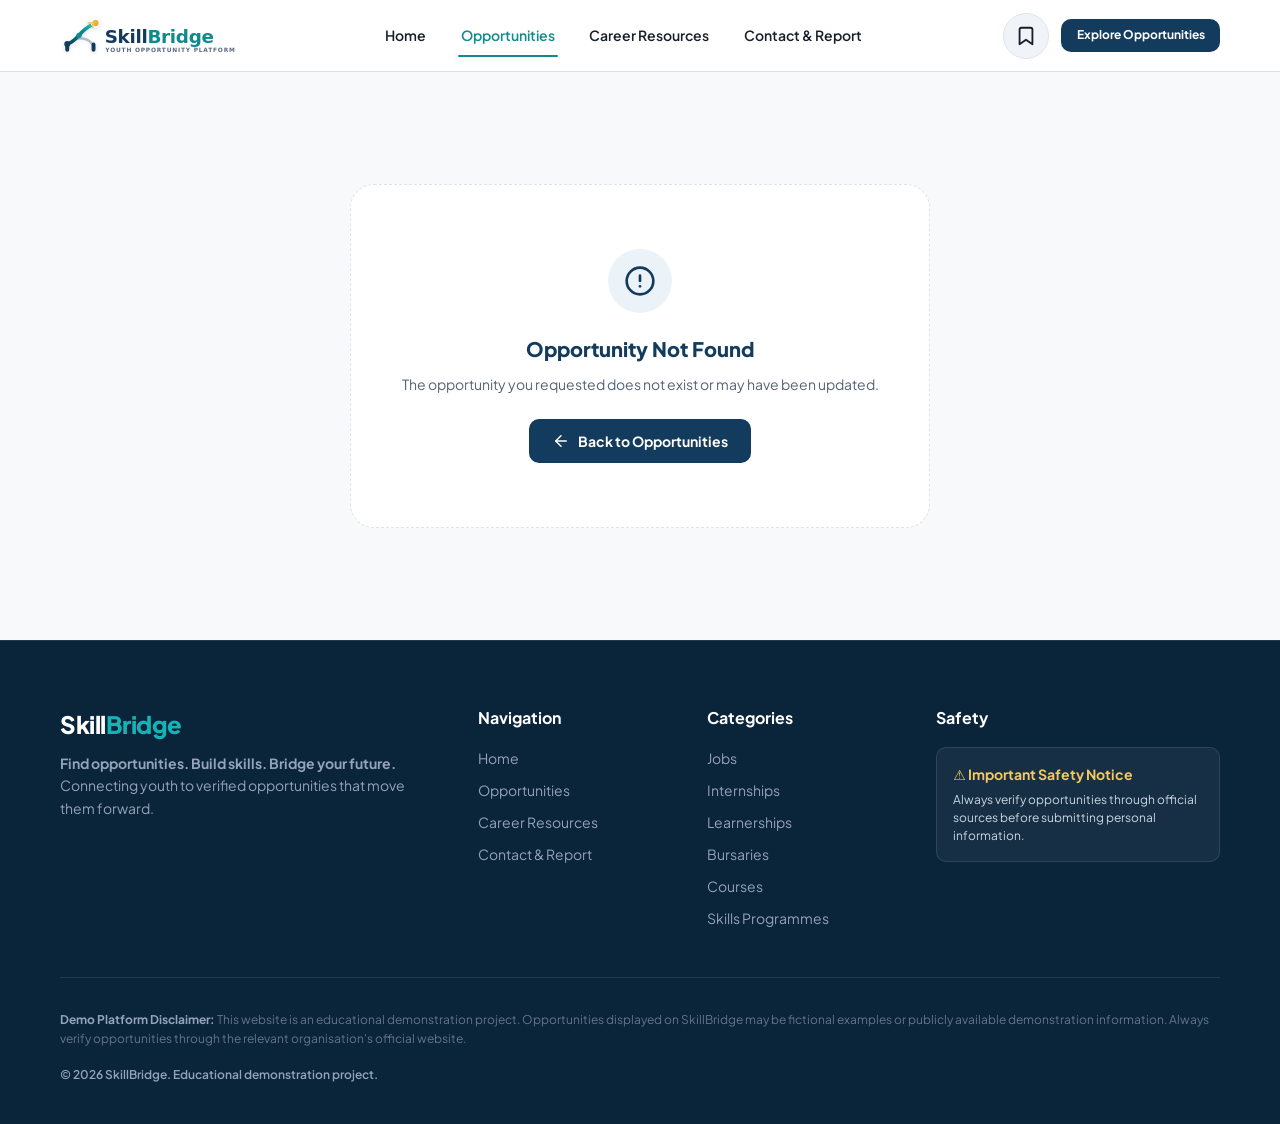
<file: opportunity-details.html>
<!DOCTYPE html>
<html lang="en">
<head>
  <meta charset="UTF-8">
  <meta name="viewport" content="width=device-width, initial-scale=1.0">
  <title>Opportunity Details | SkillBridge</title>
  <meta name="description" content="View opportunity description, eligibility criteria, required documents checklist, and safe application instructions on SkillBridge.">
  <link rel="icon" type="image/svg+xml" href="images/favicon.svg">
  <!-- Fonts -->
  <link rel="preconnect" href="https://fonts.googleapis.com">
  <link rel="preconnect" href="https://fonts.gstatic.com" crossorigin>
  <link href="https://fonts.googleapis.com/css2?family=Plus+Jakarta+Sans:wght@400;500;600;700;800&display=swap" rel="stylesheet">
  <!-- Stylesheet -->
  <link rel="stylesheet" href="css/style.css">
</head>
<body>
  <!-- Accessible Skip Navigation Link -->
  <a href="#main-content" class="skip-link">Skip to main content</a>

  <!-- Header & Navigation -->
  <header class="site-header">
    <div class="container nav-container">
      <a href="index.html" class="brand-link" aria-label="SkillBridge Home">
        <img src="images/logo.svg" alt="SkillBridge Logo" class="brand-logo-img">
      </a>

      <!-- Desktop Navigation -->
      <nav class="nav-desktop" aria-label="Primary Desktop Navigation">
        <a href="index.html" class="nav-link">Home</a>
        <a href="opportunities.html" class="nav-link active">Opportunities</a>
        <a href="resources.html" class="nav-link">Career Resources</a>
        <a href="contact.html" class="nav-link">Contact &amp; Report</a>
      </nav>

      <!-- Navigation Actions -->
      <div class="nav-actions">
        <a href="bookmarks.html" class="bookmark-nav-link" aria-label="View saved opportunities">
          <svg width="22" height="22" viewBox="0 0 24 24" fill="none" stroke="currentColor" stroke-width="2" stroke-linecap="round" stroke-linejoin="round" aria-hidden="true">
            <path d="M19 21l-7-5-7 5V5a2 2 0 0 1 2-2h10a2 2 0 0 1 2 2z"></path>
          </svg>
          <span class="bookmark-nav-label sr-only">Saved</span>
          <span class="bookmark-count-badge" aria-live="polite">0</span>
        </a>

        <a href="opportunities.html" class="btn btn-primary btn-sm" id="nav-desktop-cta">
          Explore Opportunities
        </a>

        <!-- Mobile Menu Button -->
        <button class="mobile-menu-btn" aria-label="Open navigation menu" aria-expanded="false" aria-controls="mobile-navigation-drawer">
          <svg width="24" height="24" viewBox="0 0 24 24" fill="none" stroke="currentColor" stroke-width="2" stroke-linecap="round" stroke-linejoin="round">
            <line x1="3" y1="12" x2="21" y2="12"></line>
            <line x1="3" y1="6" x2="21" y2="6"></line>
            <line x1="3" y1="18" x2="21" y2="18"></line>
          </svg>
        </button>
      </div>
    </div>

    <!-- Mobile Drawer Menu -->
    <div id="mobile-navigation-drawer" class="mobile-drawer" aria-label="Mobile Navigation">
      <nav class="mobile-nav-links">
        <a href="index.html" class="mobile-nav-link">Home</a>
        <a href="opportunities.html" class="mobile-nav-link active">Opportunities</a>
        <a href="resources.html" class="mobile-nav-link">Career Resources</a>
        <a href="contact.html" class="mobile-nav-link">Contact &amp; Report</a>
      </nav>
      <div class="mobile-drawer-cta">
        <a href="bookmarks.html" class="btn btn-outline btn-block">Saved Opportunities</a>
        <a href="opportunities.html" class="btn btn-secondary btn-block">Explore Opportunities</a>
        <a href="resources.html" class="btn btn-outline btn-block">Career Resources</a>
      </div>
    </div>
  </header>

  <!-- Main Content -->
  <main id="main-content" class="section">
    <div class="container">
      <!-- Opportunity Details Container (Dynamically rendered by js/script.js) -->
      <div id="opportunity-details-container" aria-live="polite">
        <div style="text-align: center; padding: 4rem 1rem;">
          <h1 style="font-size: var(--text-xl); font-weight: 700; color: var(--text-muted); margin-bottom: 0.5rem;">Loading Opportunity Details...</h1>
          <p style="font-size: var(--text-sm); color: var(--text-light);">Retrieving verification data from SkillBridge directory.</p>
        </div>
      </div>

      <!-- Fallback Error Container (Shown if opportunity not found or ID missing) -->
      <div id="opportunity-error-container" class="empty-state" style="display: none;" role="region" aria-label="Opportunity not found">
        <div class="empty-state-icon">
          <svg width="32" height="32" viewBox="0 0 24 24" fill="none" stroke="currentColor" stroke-width="2" stroke-linecap="round" stroke-linejoin="round">
            <circle cx="12" cy="12" r="10"></circle>
            <line x1="12" y1="8" x2="12" y2="12"></line>
            <line x1="12" y1="16" x2="12.01" y2="16"></line>
          </svg>
        </div>
        <h2 class="empty-state-title">Opportunity Not Found</h2>
        <p class="empty-state-text">
          The opportunity you requested does not exist or may have been updated.
        </p>
        <a href="opportunities.html" class="btn btn-primary">
          <svg width="18" height="18" viewBox="0 0 24 24" fill="none" stroke="currentColor" stroke-width="2" stroke-linecap="round" stroke-linejoin="round">
            <line x1="19" y1="12" x2="5" y2="12"></line>
            <polyline points="12 19 5 12 12 5"></polyline>
          </svg>
          Back to Opportunities
        </a>
      </div>
    </div>
  </main>

  <!-- Footer -->
  <footer class="site-footer">
    <div class="container">
      <div class="footer-grid">
        <div class="footer-brand">
          <h2>Skill<span>Bridge</span></h2>
          <p class="footer-tagline">
            <strong>Find opportunities. Build skills. Bridge your future.</strong><br>
            Connecting youth to verified opportunities that move them forward.
          </p>
        </div>

        <div>
          <h3 class="footer-col-title">Navigation</h3>
          <div class="footer-links">
            <a href="index.html" class="footer-link">Home</a>
            <a href="opportunities.html" class="footer-link">Opportunities</a>
            <a href="resources.html" class="footer-link">Career Resources</a>
            <a href="contact.html" class="footer-link">Contact &amp; Report</a>
          </div>
        </div>

        <div>
          <h3 class="footer-col-title">Categories</h3>
          <div class="footer-links">
            <a href="opportunities.html?category=Job" class="footer-link">Jobs</a>
            <a href="opportunities.html?category=Internship" class="footer-link">Internships</a>
            <a href="opportunities.html?category=Learnership" class="footer-link">Learnerships</a>
            <a href="opportunities.html?category=Bursary" class="footer-link">Bursaries</a>
            <a href="opportunities.html?category=Course" class="footer-link">Courses</a>
            <a href="opportunities.html?category=Skills%20Programme" class="footer-link">Skills Programmes</a>
          </div>
        </div>

        <div>
          <h3 class="footer-col-title">Safety</h3>
          <div class="footer-safety-box">
            <strong>⚠️ Important Safety Notice</strong>
            Always verify opportunities through official sources before submitting personal information.
          </div>
        </div>
      </div>

      <div class="footer-disclaimer-bar">
        <div>
          <strong class="footer-disclaimer-highlight">Demo Platform Disclaimer:</strong>
          This website is an educational demonstration project. Opportunities displayed on SkillBridge may be fictional examples or publicly available demonstration information. Always verify opportunities through the relevant organisation's official website.
        </div>
        <div class="footer-copyright">
          &copy; 2026 SkillBridge. Educational demonstration project.
        </div>
      </div>
    </div>
  </footer>

  <!-- Scripts -->
  <script src="js/script.js"></script>
</body>
</html>
</file>
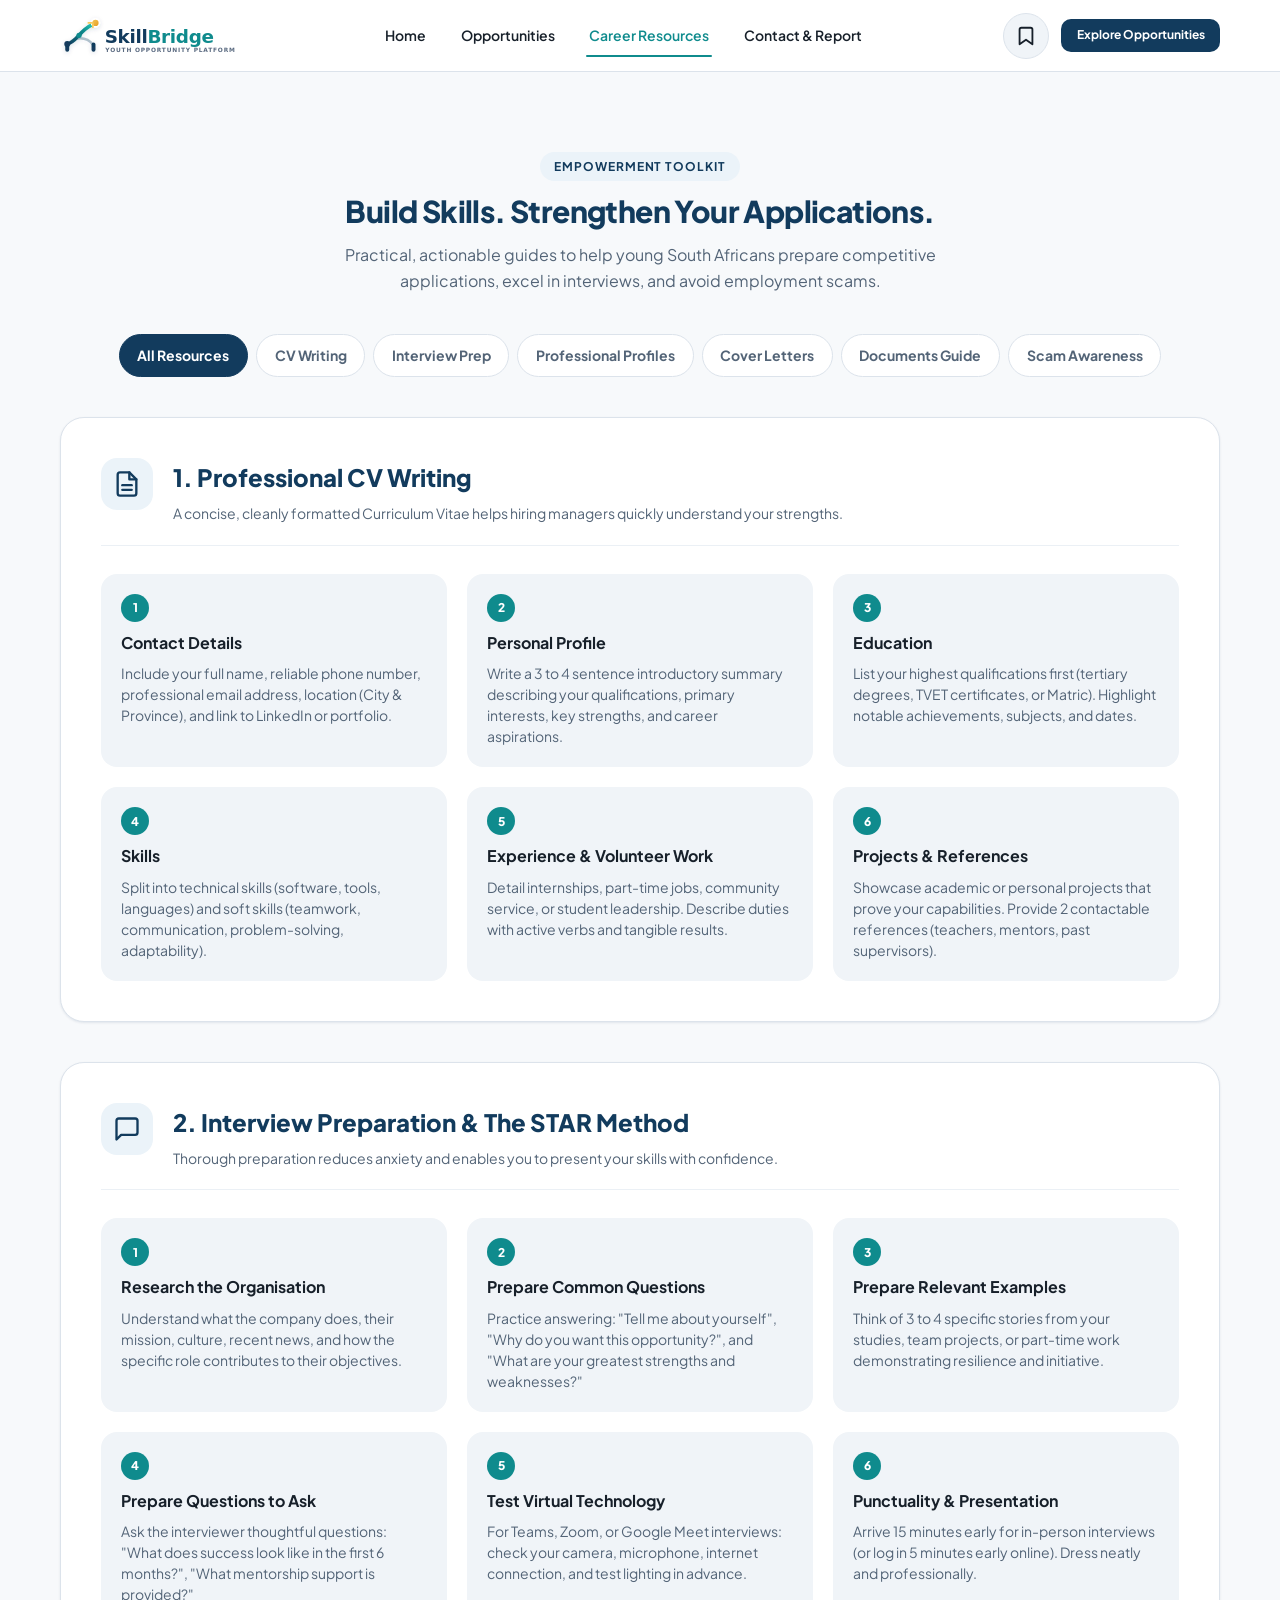
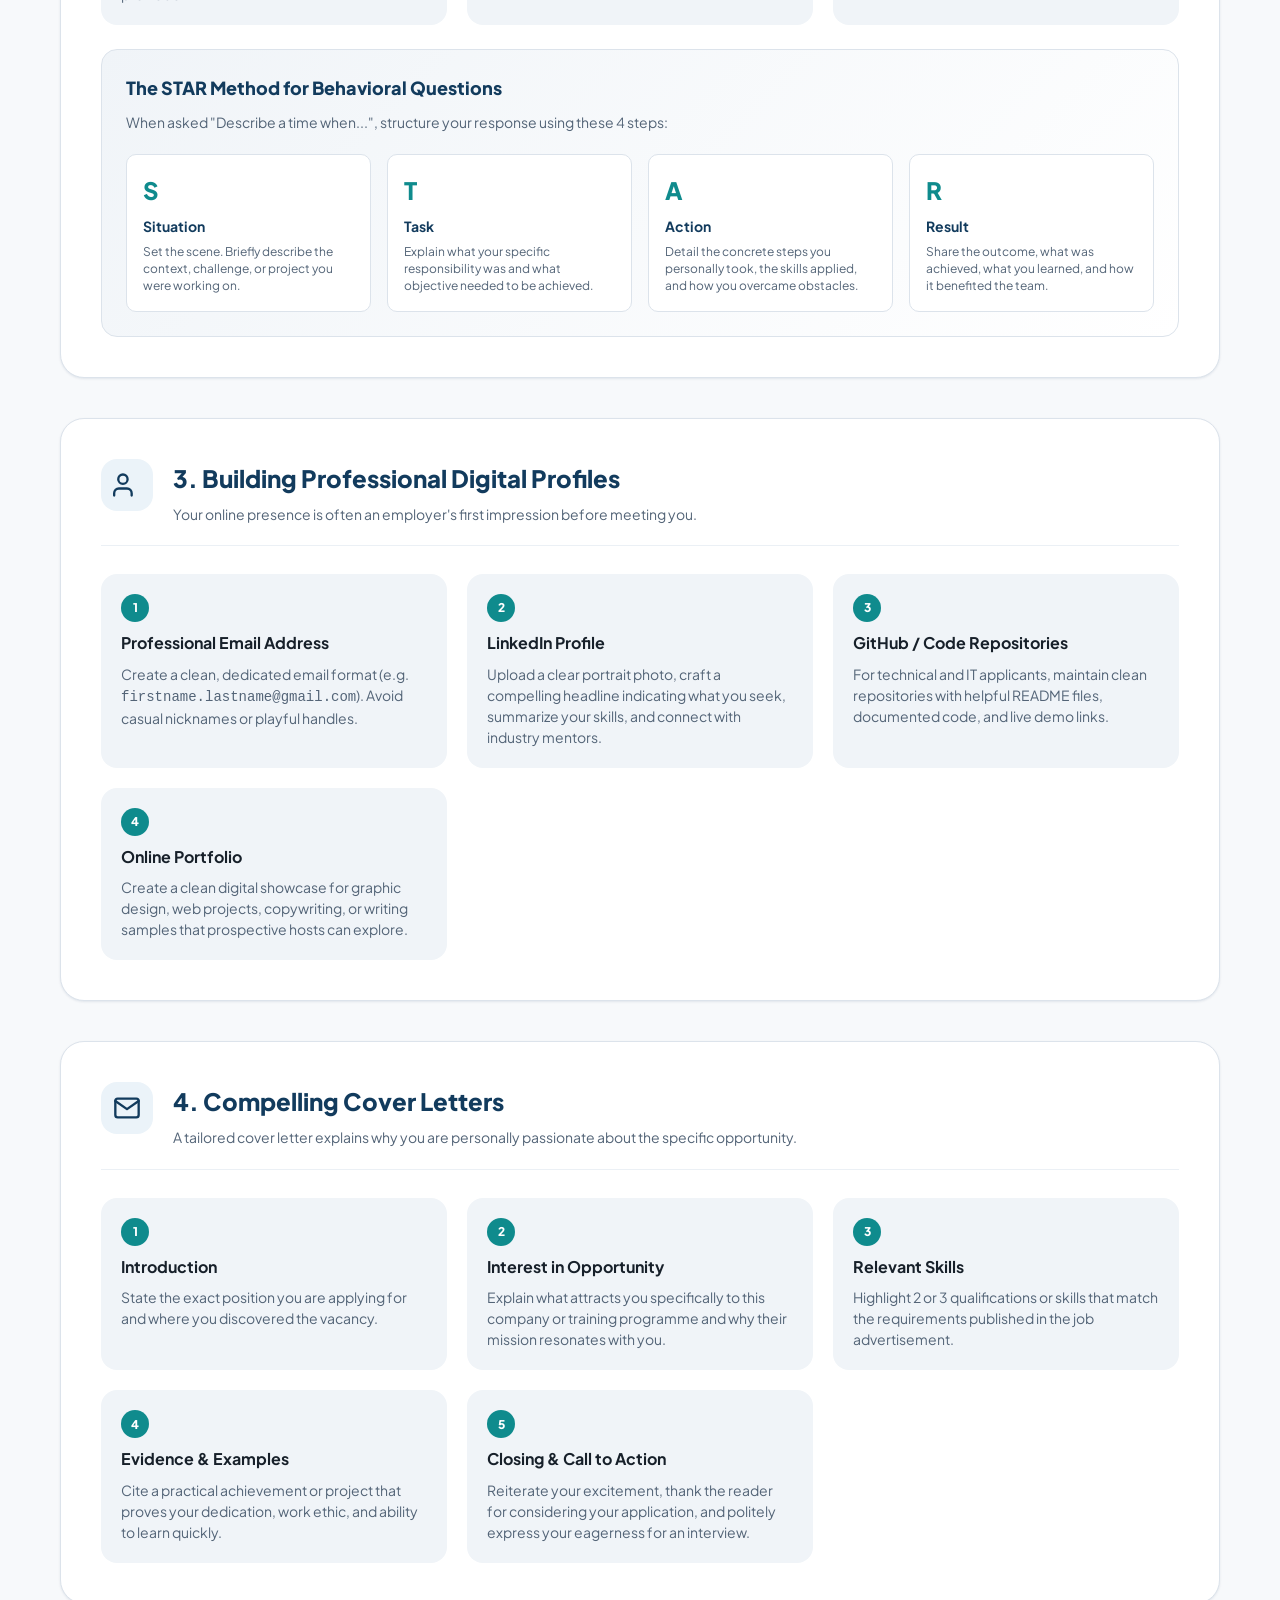
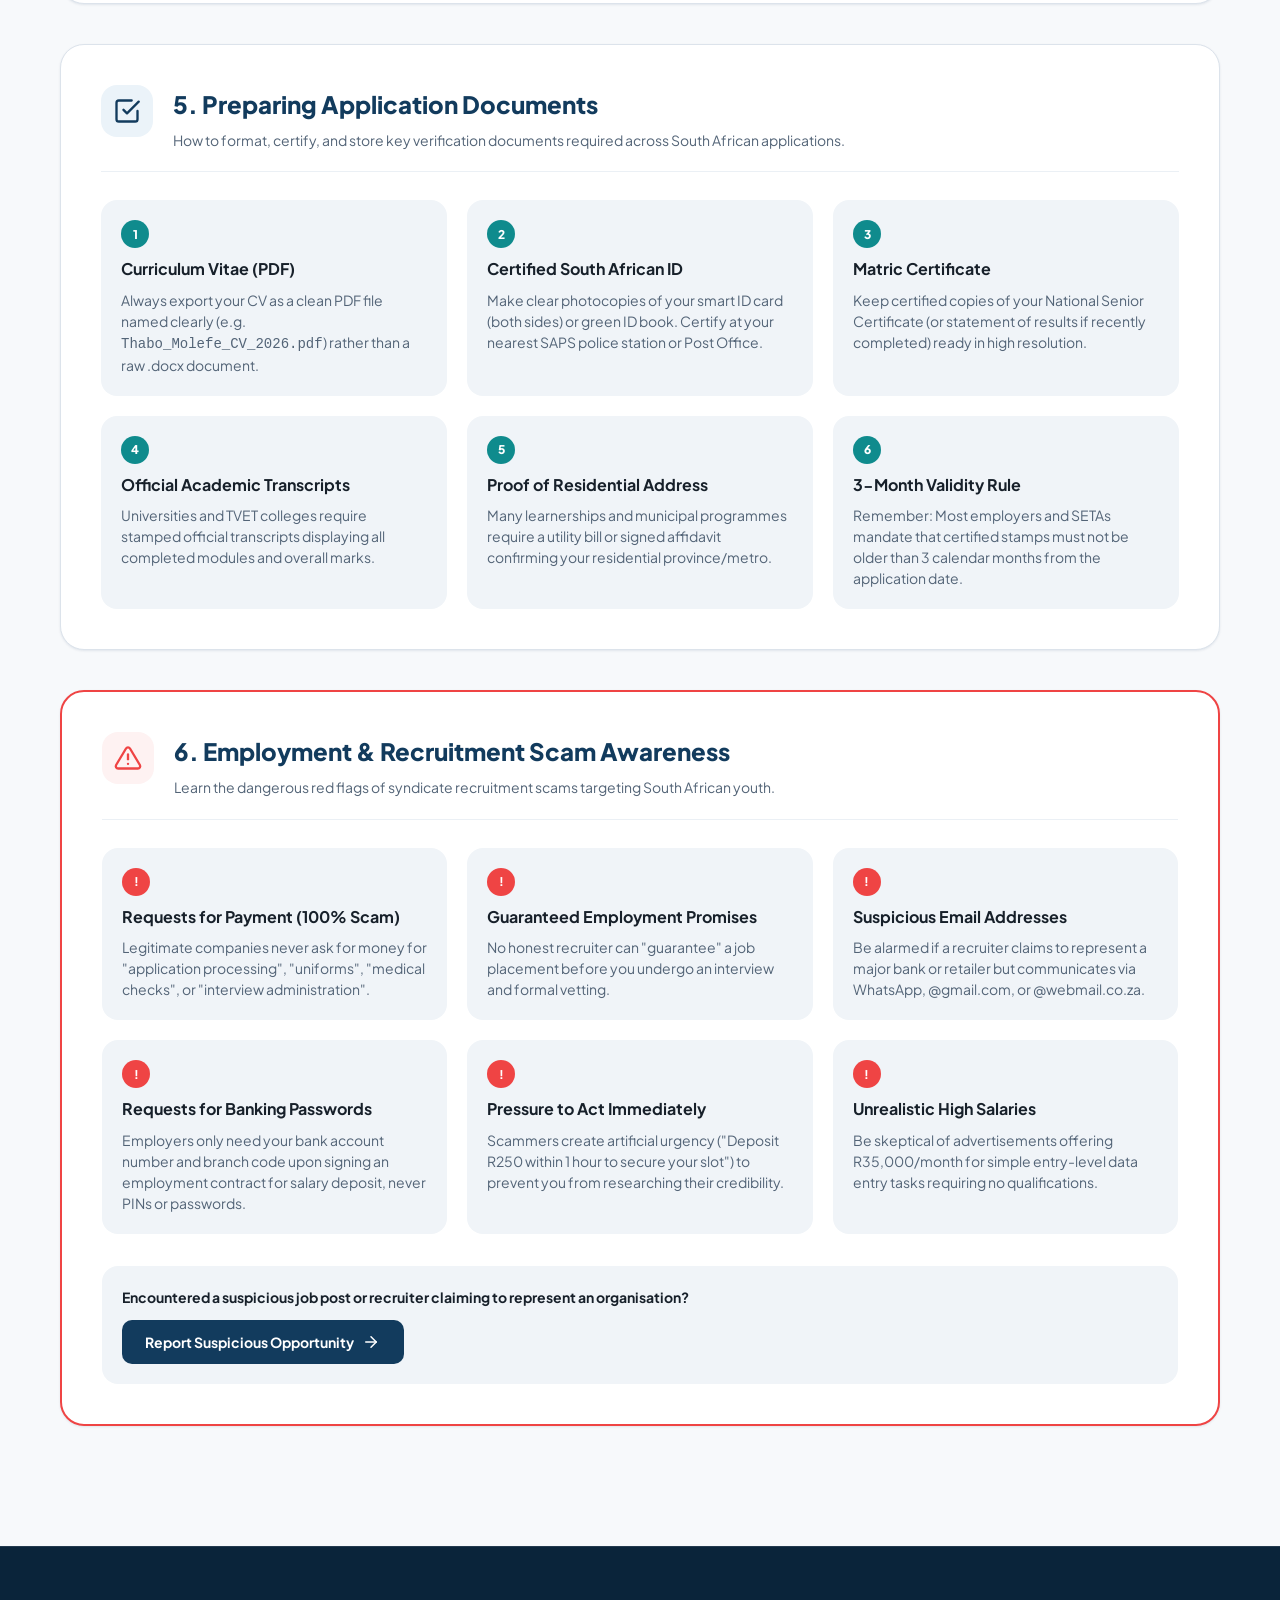
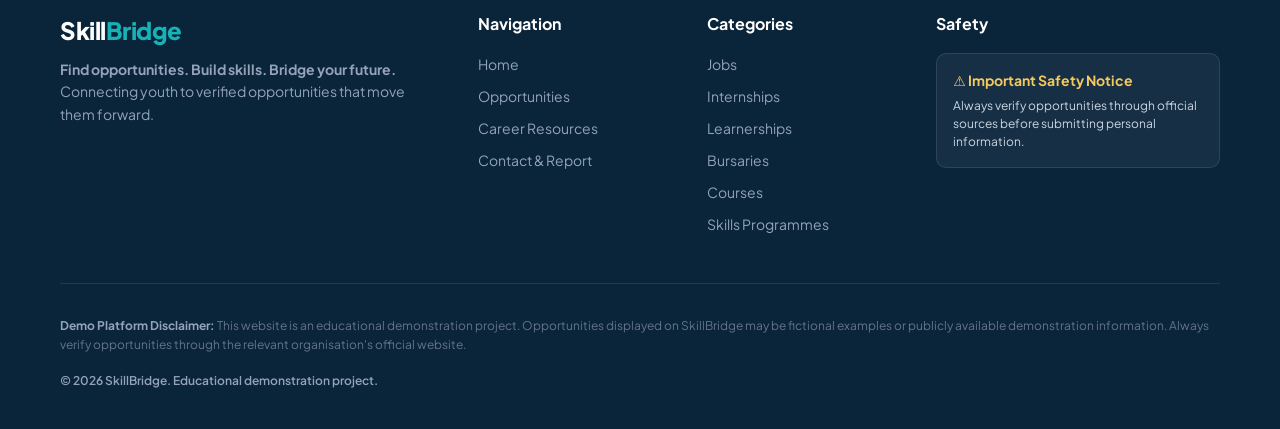
<file: resources.html>
<!DOCTYPE html>
<html lang="en">
<head>
  <meta charset="UTF-8">
  <meta name="viewport" content="width=device-width, initial-scale=1.0">
  <title>Career Resources | SkillBridge</title>
  <meta name="description" content="Guides and practical toolkits for youth: CV writing, interview preparation, STAR technique, cover letters, document certification, and scam awareness.">
  <link rel="icon" type="image/svg+xml" href="images/favicon.svg">
  <!-- Fonts -->
  <link rel="preconnect" href="https://fonts.googleapis.com">
  <link rel="preconnect" href="https://fonts.gstatic.com" crossorigin>
  <link href="https://fonts.googleapis.com/css2?family=Plus+Jakarta+Sans:wght@400;500;600;700;800&display=swap" rel="stylesheet">
  <!-- Stylesheet -->
  <link rel="stylesheet" href="css/style.css">
</head>
<body>
  <!-- Accessible Skip Navigation Link -->
  <a href="#main-content" class="skip-link">Skip to main content</a>

  <!-- Header & Navigation -->
  <header class="site-header">
    <div class="container nav-container">
      <a href="index.html" class="brand-link" aria-label="SkillBridge Home">
        <img src="images/logo.svg" alt="SkillBridge Logo" class="brand-logo-img">
      </a>

      <!-- Desktop Navigation -->
      <nav class="nav-desktop" aria-label="Primary Desktop Navigation">
        <a href="index.html" class="nav-link">Home</a>
        <a href="opportunities.html" class="nav-link">Opportunities</a>
        <a href="resources.html" class="nav-link active" aria-current="page">Career Resources</a>
        <a href="contact.html" class="nav-link">Contact &amp; Report</a>
      </nav>

      <!-- Navigation Actions -->
      <div class="nav-actions">
        <a href="bookmarks.html" class="bookmark-nav-link" aria-label="View saved opportunities">
          <svg width="22" height="22" viewBox="0 0 24 24" fill="none" stroke="currentColor" stroke-width="2" stroke-linecap="round" stroke-linejoin="round" aria-hidden="true">
            <path d="M19 21l-7-5-7 5V5a2 2 0 0 1 2-2h10a2 2 0 0 1 2 2z"></path>
          </svg>
          <span class="bookmark-nav-label sr-only">Saved</span>
          <span class="bookmark-count-badge" aria-live="polite">0</span>
        </a>

        <a href="opportunities.html" class="btn btn-primary btn-sm" id="nav-desktop-cta">
          Explore Opportunities
        </a>

        <!-- Mobile Menu Button -->
        <button class="mobile-menu-btn" aria-label="Open navigation menu" aria-expanded="false" aria-controls="mobile-navigation-drawer">
          <svg width="24" height="24" viewBox="0 0 24 24" fill="none" stroke="currentColor" stroke-width="2" stroke-linecap="round" stroke-linejoin="round">
            <line x1="3" y1="12" x2="21" y2="12"></line>
            <line x1="3" y1="6" x2="21" y2="6"></line>
            <line x1="3" y1="18" x2="21" y2="18"></line>
          </svg>
        </button>
      </div>
    </div>

    <!-- Mobile Drawer Menu -->
    <div id="mobile-navigation-drawer" class="mobile-drawer" aria-label="Mobile Navigation">
      <nav class="mobile-nav-links">
        <a href="index.html" class="mobile-nav-link">Home</a>
        <a href="opportunities.html" class="mobile-nav-link">Opportunities</a>
        <a href="resources.html" class="mobile-nav-link active" aria-current="page">Career Resources</a>
        <a href="contact.html" class="mobile-nav-link">Contact &amp; Report</a>
      </nav>
      <div class="mobile-drawer-cta">
        <a href="bookmarks.html" class="btn btn-outline btn-block">Saved Opportunities</a>
        <a href="opportunities.html" class="btn btn-secondary btn-block">Explore Opportunities</a>
        <a href="resources.html" class="btn btn-outline btn-block">Career Resources</a>
      </div>
    </div>
  </header>

  <!-- Main Content -->
  <main id="main-content" class="section">
    <div class="container">
      <!-- Page Header -->
      <div class="section-header">
        <span class="section-badge">Empowerment Toolkit</span>
        <h1 class="section-title">Build Skills. Strengthen Your Applications.</h1>
        <p class="section-subtitle">
          Practical, actionable guides to help young South Africans prepare competitive applications, excel in interviews, and avoid employment scams.
        </p>
      </div>

      <!-- Quick Resource Category Filter Tabs -->
      <div class="resources-nav" role="tablist" aria-label="Resource sections navigation">
        <button class="resource-tab-btn active" data-target="all" role="tab" aria-selected="true">All Resources</button>
        <button class="resource-tab-btn" data-target="guide-cv" role="tab" aria-selected="false">CV Writing</button>
        <button class="resource-tab-btn" data-target="guide-interview" role="tab" aria-selected="false">Interview Prep</button>
        <button class="resource-tab-btn" data-target="guide-profiles" role="tab" aria-selected="false">Professional Profiles</button>
        <button class="resource-tab-btn" data-target="guide-cover-letter" role="tab" aria-selected="false">Cover Letters</button>
        <button class="resource-tab-btn" data-target="guide-documents" role="tab" aria-selected="false">Documents Guide</button>
        <button class="resource-tab-btn" data-target="guide-scams" role="tab" aria-selected="false">Scam Awareness</button>
      </div>

      <!-- Guide 1: CV Writing -->
      <article id="guide-cv" class="resource-guide-card" aria-labelledby="heading-cv">
        <div class="resource-guide-header">
          <div class="resource-guide-icon">
            <svg width="28" height="28" viewBox="0 0 24 24" fill="none" stroke="currentColor" stroke-width="2" stroke-linecap="round" stroke-linejoin="round">
              <path d="M14 2H6a2 2 0 0 0-2 2v16a2 2 0 0 0 2 2h12a2 2 0 0 0 2-2V8z"></path>
              <polyline points="14 2 14 8 20 8"></polyline>
              <line x1="16" y1="13" x2="8" y2="13"></line>
              <line x1="16" y1="17" x2="8" y2="17"></line>
            </svg>
          </div>
          <div>
            <h2 id="heading-cv" class="resource-guide-title">1. Professional CV Writing</h2>
            <p class="resource-guide-subtitle">A concise, cleanly formatted Curriculum Vitae helps hiring managers quickly understand your strengths.</p>
          </div>
        </div>

        <div class="guide-step-grid">
          <div class="guide-step-item">
            <div class="guide-step-number">1</div>
            <h3 class="guide-step-heading">Contact Details</h3>
            <p class="guide-step-desc">Include your full name, reliable phone number, professional email address, location (City &amp; Province), and link to LinkedIn or portfolio.</p>
          </div>

          <div class="guide-step-item">
            <div class="guide-step-number">2</div>
            <h3 class="guide-step-heading">Personal Profile</h3>
            <p class="guide-step-desc">Write a 3 to 4 sentence introductory summary describing your qualifications, primary interests, key strengths, and career aspirations.</p>
          </div>

          <div class="guide-step-item">
            <div class="guide-step-number">3</div>
            <h3 class="guide-step-heading">Education</h3>
            <p class="guide-step-desc">List your highest qualifications first (tertiary degrees, TVET certificates, or Matric). Highlight notable achievements, subjects, and dates.</p>
          </div>

          <div class="guide-step-item">
            <div class="guide-step-number">4</div>
            <h3 class="guide-step-heading">Skills</h3>
            <p class="guide-step-desc">Split into technical skills (software, tools, languages) and soft skills (teamwork, communication, problem-solving, adaptability).</p>
          </div>

          <div class="guide-step-item">
            <div class="guide-step-number">5</div>
            <h3 class="guide-step-heading">Experience &amp; Volunteer Work</h3>
            <p class="guide-step-desc">Detail internships, part-time jobs, community service, or student leadership. Describe duties with active verbs and tangible results.</p>
          </div>

          <div class="guide-step-item">
            <div class="guide-step-number">6</div>
            <h3 class="guide-step-heading">Projects &amp; References</h3>
            <p class="guide-step-desc">Showcase academic or personal projects that prove your capabilities. Provide 2 contactable references (teachers, mentors, past supervisors).</p>
          </div>
        </div>
      </article>

      <!-- Guide 2: Interview Preparation & STAR Method -->
      <article id="guide-interview" class="resource-guide-card" aria-labelledby="heading-interview">
        <div class="resource-guide-header">
          <div class="resource-guide-icon">
            <svg width="28" height="28" viewBox="0 0 24 24" fill="none" stroke="currentColor" stroke-width="2" stroke-linecap="round" stroke-linejoin="round">
              <path d="M21 15a2 2 0 0 1-2 2H7l-4 4V5a2 2 0 0 1 2-2h14a2 2 0 0 1 2 2z"></path>
            </svg>
          </div>
          <div>
            <h2 id="heading-interview" class="resource-guide-title">2. Interview Preparation &amp; The STAR Method</h2>
            <p class="resource-guide-subtitle">Thorough preparation reduces anxiety and enables you to present your skills with confidence.</p>
          </div>
        </div>

        <div class="guide-step-grid">
          <div class="guide-step-item">
            <div class="guide-step-number">1</div>
            <h3 class="guide-step-heading">Research the Organisation</h3>
            <p class="guide-step-desc">Understand what the company does, their mission, culture, recent news, and how the specific role contributes to their objectives.</p>
          </div>

          <div class="guide-step-item">
            <div class="guide-step-number">2</div>
            <h3 class="guide-step-heading">Prepare Common Questions</h3>
            <p class="guide-step-desc">Practice answering: "Tell me about yourself", "Why do you want this opportunity?", and "What are your greatest strengths and weaknesses?"</p>
          </div>

          <div class="guide-step-item">
            <div class="guide-step-number">3</div>
            <h3 class="guide-step-heading">Prepare Relevant Examples</h3>
            <p class="guide-step-desc">Think of 3 to 4 specific stories from your studies, team projects, or part-time work demonstrating resilience and initiative.</p>
          </div>

          <div class="guide-step-item">
            <div class="guide-step-number">4</div>
            <h3 class="guide-step-heading">Prepare Questions to Ask</h3>
            <p class="guide-step-desc">Ask the interviewer thoughtful questions: "What does success look like in the first 6 months?", "What mentorship support is provided?"</p>
          </div>

          <div class="guide-step-item">
            <div class="guide-step-number">5</div>
            <h3 class="guide-step-heading">Test Virtual Technology</h3>
            <p class="guide-step-desc">For Teams, Zoom, or Google Meet interviews: check your camera, microphone, internet connection, and test lighting in advance.</p>
          </div>

          <div class="guide-step-item">
            <div class="guide-step-number">6</div>
            <h3 class="guide-step-heading">Punctuality &amp; Presentation</h3>
            <p class="guide-step-desc">Arrive 15 minutes early for in-person interviews (or log in 5 minutes early online). Dress neatly and professionally.</p>
          </div>
        </div>

        <!-- Interactive STAR Method Framework Box -->
        <div class="star-tool-box">
          <h3 style="font-size: var(--text-lg); font-weight: 800; color: var(--primary); margin-bottom: 0.5rem;">
            The STAR Method for Behavioral Questions
          </h3>
          <p style="font-size: var(--text-sm); color: var(--text-muted); margin-bottom: 1.25rem;">
            When asked "Describe a time when...", structure your response using these 4 steps:
          </p>

          <div class="star-grid">
            <div class="star-letter-card">
              <div class="star-letter">S</div>
              <div class="star-name">Situation</div>
              <div class="star-desc">Set the scene. Briefly describe the context, challenge, or project you were working on.</div>
            </div>

            <div class="star-letter-card">
              <div class="star-letter">T</div>
              <div class="star-name">Task</div>
              <div class="star-desc">Explain what your specific responsibility was and what objective needed to be achieved.</div>
            </div>

            <div class="star-letter-card">
              <div class="star-letter">A</div>
              <div class="star-name">Action</div>
              <div class="star-desc">Detail the concrete steps you personally took, the skills applied, and how you overcame obstacles.</div>
            </div>

            <div class="star-letter-card">
              <div class="star-letter">R</div>
              <div class="star-name">Result</div>
              <div class="star-desc">Share the outcome, what was achieved, what you learned, and how it benefited the team.</div>
            </div>
          </div>
        </div>
      </article>

      <!-- Guide 3: Professional Profiles -->
      <article id="guide-profiles" class="resource-guide-card" aria-labelledby="heading-profiles">
        <div class="resource-guide-header">
          <div class="resource-guide-icon">
            <svg width="28" height="28" viewBox="0 0 24 24" fill="none" stroke="currentColor" stroke-width="2" stroke-linecap="round" stroke-linejoin="round">
              <path d="M16 21v-2a4 4 0 0 0-4-4H5a4 4 0 0 0-4 4v2"></path>
              <circle cx="8.5" cy="7" r="4"></circle>
            </svg>
          </div>
          <div>
            <h2 id="heading-profiles" class="resource-guide-title">3. Building Professional Digital Profiles</h2>
            <p class="resource-guide-subtitle">Your online presence is often an employer's first impression before meeting you.</p>
          </div>
        </div>

        <div class="guide-step-grid">
          <div class="guide-step-item">
            <div class="guide-step-number">1</div>
            <h3 class="guide-step-heading">Professional Email Address</h3>
            <p class="guide-step-desc">Create a clean, dedicated email format (e.g. <code>firstname.lastname@gmail.com</code>). Avoid casual nicknames or playful handles.</p>
          </div>

          <div class="guide-step-item">
            <div class="guide-step-number">2</div>
            <h3 class="guide-step-heading">LinkedIn Profile</h3>
            <p class="guide-step-desc">Upload a clear portrait photo, craft a compelling headline indicating what you seek, summarize your skills, and connect with industry mentors.</p>
          </div>

          <div class="guide-step-item">
            <div class="guide-step-number">3</div>
            <h3 class="guide-step-heading">GitHub / Code Repositories</h3>
            <p class="guide-step-desc">For technical and IT applicants, maintain clean repositories with helpful README files, documented code, and live demo links.</p>
          </div>

          <div class="guide-step-item">
            <div class="guide-step-number">4</div>
            <h3 class="guide-step-heading">Online Portfolio</h3>
            <p class="guide-step-desc">Create a clean digital showcase for graphic design, web projects, copywriting, or writing samples that prospective hosts can explore.</p>
          </div>
        </div>
      </article>

      <!-- Guide 4: Cover Letters -->
      <article id="guide-cover-letter" class="resource-guide-card" aria-labelledby="heading-cover">
        <div class="resource-guide-header">
          <div class="resource-guide-icon">
            <svg width="28" height="28" viewBox="0 0 24 24" fill="none" stroke="currentColor" stroke-width="2" stroke-linecap="round" stroke-linejoin="round">
              <path d="M4 4h16c1.1 0 2 .9 2 2v12c0 1.1-.9 2-2 2H4c-1.1 0-2-.9-2-2V6c0-1.1.9-2 2-2z"></path>
              <polyline points="22,6 12,13 2,6"></polyline>
            </svg>
          </div>
          <div>
            <h2 id="heading-cover" class="resource-guide-title">4. Compelling Cover Letters</h2>
            <p class="resource-guide-subtitle">A tailored cover letter explains why you are personally passionate about the specific opportunity.</p>
          </div>
        </div>

        <div class="guide-step-grid">
          <div class="guide-step-item">
            <div class="guide-step-number">1</div>
            <h3 class="guide-step-heading">Introduction</h3>
            <p class="guide-step-desc">State the exact position you are applying for and where you discovered the vacancy.</p>
          </div>

          <div class="guide-step-item">
            <div class="guide-step-number">2</div>
            <h3 class="guide-step-heading">Interest in Opportunity</h3>
            <p class="guide-step-desc">Explain what attracts you specifically to this company or training programme and why their mission resonates with you.</p>
          </div>

          <div class="guide-step-item">
            <div class="guide-step-number">3</div>
            <h3 class="guide-step-heading">Relevant Skills</h3>
            <p class="guide-step-desc">Highlight 2 or 3 qualifications or skills that match the requirements published in the job advertisement.</p>
          </div>

          <div class="guide-step-item">
            <div class="guide-step-number">4</div>
            <h3 class="guide-step-heading">Evidence &amp; Examples</h3>
            <p class="guide-step-desc">Cite a practical achievement or project that proves your dedication, work ethic, and ability to learn quickly.</p>
          </div>

          <div class="guide-step-item">
            <div class="guide-step-number">5</div>
            <h3 class="guide-step-heading">Closing &amp; Call to Action</h3>
            <p class="guide-step-desc">Reiterate your excitement, thank the reader for considering your application, and politely express your eagerness for an interview.</p>
          </div>
        </div>
      </article>

      <!-- Guide 5: Application Documents -->
      <article id="guide-documents" class="resource-guide-card" aria-labelledby="heading-documents">
        <div class="resource-guide-header">
          <div class="resource-guide-icon">
            <svg width="28" height="28" viewBox="0 0 24 24" fill="none" stroke="currentColor" stroke-width="2" stroke-linecap="round" stroke-linejoin="round">
              <polyline points="9 11 12 14 22 4"></polyline>
              <path d="M21 12v7a2 2 0 0 1-2 2H5a2 2 0 0 1-2-2V5a2 2 0 0 1 2-2h11"></path>
            </svg>
          </div>
          <div>
            <h2 id="heading-documents" class="resource-guide-title">5. Preparing Application Documents</h2>
            <p class="resource-guide-subtitle">How to format, certify, and store key verification documents required across South African applications.</p>
          </div>
        </div>

        <div class="guide-step-grid">
          <div class="guide-step-item">
            <div class="guide-step-number">1</div>
            <h3 class="guide-step-heading">Curriculum Vitae (PDF)</h3>
            <p class="guide-step-desc">Always export your CV as a clean PDF file named clearly (e.g. <code>Thabo_Molefe_CV_2026.pdf</code>) rather than a raw .docx document.</p>
          </div>

          <div class="guide-step-item">
            <div class="guide-step-number">2</div>
            <h3 class="guide-step-heading">Certified South African ID</h3>
            <p class="guide-step-desc">Make clear photocopies of your smart ID card (both sides) or green ID book. Certify at your nearest SAPS police station or Post Office.</p>
          </div>

          <div class="guide-step-item">
            <div class="guide-step-number">3</div>
            <h3 class="guide-step-heading">Matric Certificate</h3>
            <p class="guide-step-desc">Keep certified copies of your National Senior Certificate (or statement of results if recently completed) ready in high resolution.</p>
          </div>

          <div class="guide-step-item">
            <div class="guide-step-number">4</div>
            <h3 class="guide-step-heading">Official Academic Transcripts</h3>
            <p class="guide-step-desc">Universities and TVET colleges require stamped official transcripts displaying all completed modules and overall marks.</p>
          </div>

          <div class="guide-step-item">
            <div class="guide-step-number">5</div>
            <h3 class="guide-step-heading">Proof of Residential Address</h3>
            <p class="guide-step-desc">Many learnerships and municipal programmes require a utility bill or signed affidavit confirming your residential province/metro.</p>
          </div>

          <div class="guide-step-item">
            <div class="guide-step-number">6</div>
            <h3 class="guide-step-heading">3-Month Validity Rule</h3>
            <p class="guide-step-desc">Remember: Most employers and SETAs mandate that certified stamps must not be older than 3 calendar months from the application date.</p>
          </div>
        </div>
      </article>

      <!-- Guide 6: Employment Scam Awareness -->
      <article id="guide-scams" class="resource-guide-card" aria-labelledby="heading-scams" style="border: 2px solid var(--danger);">
        <div class="resource-guide-header">
          <div class="resource-guide-icon" style="background-color: var(--danger-subtle); color: var(--danger);">
            <svg width="28" height="28" viewBox="0 0 24 24" fill="none" stroke="currentColor" stroke-width="2" stroke-linecap="round" stroke-linejoin="round">
              <path d="M10.29 3.86L1.82 18a2 2 0 0 0 1.71 3h16.94a2 2 0 0 0 1.71-3L13.71 3.86a2 2 0 0 0-3.42 0z"></path>
              <line x1="12" y1="9" x2="12" y2="13"></line>
              <line x1="12" y1="17" x2="12.01" y2="17"></line>
            </svg>
          </div>
          <div>
            <h2 id="heading-scams" class="resource-guide-title">6. Employment &amp; Recruitment Scam Awareness</h2>
            <p class="resource-guide-subtitle">Learn the dangerous red flags of syndicate recruitment scams targeting South African youth.</p>
          </div>
        </div>

        <div class="guide-step-grid">
          <div class="guide-step-item">
            <div class="guide-step-number" style="background-color: var(--danger);">!</div>
            <h3 class="guide-step-heading">Requests for Payment (100% Scam)</h3>
            <p class="guide-step-desc">Legitimate companies never ask for money for "application processing", "uniforms", "medical checks", or "interview administration".</p>
          </div>

          <div class="guide-step-item">
            <div class="guide-step-number" style="background-color: var(--danger);">!</div>
            <h3 class="guide-step-heading">Guaranteed Employment Promises</h3>
            <p class="guide-step-desc">No honest recruiter can "guarantee" a job placement before you undergo an interview and formal vetting.</p>
          </div>

          <div class="guide-step-item">
            <div class="guide-step-number" style="background-color: var(--danger);">!</div>
            <h3 class="guide-step-heading">Suspicious Email Addresses</h3>
            <p class="guide-step-desc">Be alarmed if a recruiter claims to represent a major bank or retailer but communicates via WhatsApp, @gmail.com, or @webmail.co.za.</p>
          </div>

          <div class="guide-step-item">
            <div class="guide-step-number" style="background-color: var(--danger);">!</div>
            <h3 class="guide-step-heading">Requests for Banking Passwords</h3>
            <p class="guide-step-desc">Employers only need your bank account number and branch code upon signing an employment contract for salary deposit, never PINs or passwords.</p>
          </div>

          <div class="guide-step-item">
            <div class="guide-step-number" style="background-color: var(--danger);">!</div>
            <h3 class="guide-step-heading">Pressure to Act Immediately</h3>
            <p class="guide-step-desc">Scammers create artificial urgency ("Deposit R250 within 1 hour to secure your slot") to prevent you from researching their credibility.</p>
          </div>

          <div class="guide-step-item">
            <div class="guide-step-number" style="background-color: var(--danger);">!</div>
            <h3 class="guide-step-heading">Unrealistic High Salaries</h3>
            <p class="guide-step-desc">Be skeptical of advertisements offering R35,000/month for simple entry-level data entry tasks requiring no qualifications.</p>
          </div>
        </div>

        <div style="margin-top: 2rem; padding: 1.25rem; background-color: var(--surface-alt); border-radius: var(--radius-lg); display: flex; flex-direction: column; gap: 0.75rem;">
          <p style="font-size: var(--text-sm); font-weight: 700; color: var(--text);">
            Encountered a suspicious job post or recruiter claiming to represent an organisation?
          </p>
          <a href="contact.html?type=report" class="btn btn-primary" style="align-self: flex-start;">
            Report Suspicious Opportunity
            <svg width="18" height="18" viewBox="0 0 24 24" fill="none" stroke="currentColor" stroke-width="2" stroke-linecap="round" stroke-linejoin="round">
              <line x1="5" y1="12" x2="19" y2="12"></line>
              <polyline points="12 5 19 12 12 19"></polyline>
            </svg>
          </a>
        </div>
      </article>
    </div>
  </main>

  <!-- Footer -->
  <footer class="site-footer">
    <div class="container">
      <div class="footer-grid">
        <div class="footer-brand">
          <h2>Skill<span>Bridge</span></h2>
          <p class="footer-tagline">
            <strong>Find opportunities. Build skills. Bridge your future.</strong><br>
            Connecting youth to verified opportunities that move them forward.
          </p>
        </div>

        <div>
          <h3 class="footer-col-title">Navigation</h3>
          <div class="footer-links">
            <a href="index.html" class="footer-link">Home</a>
            <a href="opportunities.html" class="footer-link">Opportunities</a>
            <a href="resources.html" class="footer-link">Career Resources</a>
            <a href="contact.html" class="footer-link">Contact &amp; Report</a>
          </div>
        </div>

        <div>
          <h3 class="footer-col-title">Categories</h3>
          <div class="footer-links">
            <a href="opportunities.html?category=Job" class="footer-link">Jobs</a>
            <a href="opportunities.html?category=Internship" class="footer-link">Internships</a>
            <a href="opportunities.html?category=Learnership" class="footer-link">Learnerships</a>
            <a href="opportunities.html?category=Bursary" class="footer-link">Bursaries</a>
            <a href="opportunities.html?category=Course" class="footer-link">Courses</a>
            <a href="opportunities.html?category=Skills%20Programme" class="footer-link">Skills Programmes</a>
          </div>
        </div>

        <div>
          <h3 class="footer-col-title">Safety</h3>
          <div class="footer-safety-box">
            <strong>⚠️ Important Safety Notice</strong>
            Always verify opportunities through official sources before submitting personal information.
          </div>
        </div>
      </div>

      <div class="footer-disclaimer-bar">
        <div>
          <strong class="footer-disclaimer-highlight">Demo Platform Disclaimer:</strong>
          This website is an educational demonstration project. Opportunities displayed on SkillBridge may be fictional examples or publicly available demonstration information. Always verify opportunities through the relevant organisation's official website.
        </div>
        <div class="footer-copyright">
          &copy; 2026 SkillBridge. Educational demonstration project.
        </div>
      </div>
    </div>
  </footer>

  <!-- Scripts -->
  <script src="js/script.js"></script>
</body>
</html>
</file>
<file: css/style.css>
/* ==========================================================================
   SkillBridge - Youth Opportunity & Skills Platform
   Design System & Master Stylesheet (Mobile-First)
   ========================================================================== */

/* --------------------------------------------------------------------------
   1. CSS Variables & Design Tokens
   -------------------------------------------------------------------------- */
:root {
  /* Brand Palette */
  --primary: #123B5D;          /* Deep Navy - Trust & Stability */
  --primary-dark: #0A243A;
  --primary-light: #1E507D;
  --primary-subtle: #EBF3F9;
  
  --secondary: #0F8B8D;        /* Teal - Growth & Technology */
  --secondary-dark: #0A6668;
  --secondary-light: #17B2B5;
  --secondary-subtle: #E6F7F7;
  
  --accent: #F4C95D;           /* Warm Gold / Yellow - Optimism & Energy */
  --accent-dark: #D4A73B;
  --accent-hover: #FCDA84;
  --accent-subtle: #FEF8E8;

  --success: #10B981;
  --success-subtle: #ECFDF5;
  --warning: #F59E0B;
  --warning-subtle: #FFFBEB;
  --danger: #EF4444;
  --danger-subtle: #FEF2F2;

  /* Neutrals (Light Theme) */
  --background: #F7F9FB;
  --surface: #FFFFFF;
  --surface-alt: #F0F4F8;
  --surface-hover: #E8EEF5;
  --border: #DCE3EB;
  --border-light: #EBF0F5;
  --border-focus: #0F8B8D;

  /* Typography Colors */
  --text: #17202A;
  --text-muted: #536477;
  --text-light: #7A8B9E;
  --text-inverse: #FFFFFF;

  /* Shadows */
  --shadow-sm: 0 1px 3px rgba(18, 59, 93, 0.06), 0 1px 2px rgba(18, 59, 93, 0.04);
  --shadow-md: 0 4px 12px rgba(18, 59, 93, 0.08), 0 2px 4px rgba(18, 59, 93, 0.04);
  --shadow-lg: 0 12px 28px rgba(18, 59, 93, 0.12), 0 4px 10px rgba(18, 59, 93, 0.06);
  --shadow-hover: 0 16px 36px rgba(18, 59, 93, 0.14), 0 6px 14px rgba(15, 139, 141, 0.1);

  /* Typography Scale */
  --font-sans: 'Plus Jakarta Sans', system-ui, -apple-system, BlinkMacSystemFont, 'Segoe UI', Roboto, Helvetica, Arial, sans-serif;
  --font-mono: 'JetBrains Mono', Consolas, Monaco, monospace;
  
  --text-xs: 0.75rem;    /* 12px */
  --text-sm: 0.875rem;   /* 14px */
  --text-base: 1rem;     /* 16px */
  --text-lg: 1.125rem;   /* 18px */
  --text-xl: 1.25rem;    /* 20px */
  --text-2xl: 1.5rem;    /* 24px */
  --text-3xl: 1.875rem;  /* 30px */
  --text-4xl: 2.25rem;   /* 36px */
  --text-5xl: 3rem;      /* 48px */

  /* Radii */
  --radius-sm: 6px;
  --radius-md: 10px;
  --radius-lg: 16px;
  --radius-xl: 24px;
  --radius-full: 9999px;

  /* Transitions */
  --transition-fast: 150ms cubic-bezier(0.4, 0, 0.2, 1);
  --transition-normal: 250ms cubic-bezier(0.4, 0, 0.2, 1);
  --transition-slow: 350ms cubic-bezier(0.4, 0, 0.2, 1);

  /* Layout */
  --container-max: 1200px;
  --container-padding: 1.25rem;
  --header-height: 72px;
}

/* Dark Mode Tokens */
[data-theme="dark"] {
  --primary: #4B90CD;
  --primary-dark: #316EAA;
  --primary-light: #70AEE8;
  --primary-subtle: #14283D;
  
  --secondary: #2DD4BF;
  --secondary-dark: #14B8A6;
  --secondary-light: #5EEAD4;
  --secondary-subtle: #113437;
  
  --accent: #F4C95D;
  --accent-dark: #E0B442;
  --accent-hover: #FDE68A;
  --accent-subtle: #3A3215;

  --background: #0D1520;
  --surface: #142030;
  --surface-alt: #1C2D44;
  --surface-hover: #233752;
  --border: #2B3F5B;
  --border-light: #203147;
  --border-focus: #2DD4BF;

  --text: #F1F5F9;
  --text-muted: #94A3B8;
  --text-light: #64748B;
  --text-inverse: #0D1520;

  --shadow-sm: 0 1px 3px rgba(0, 0, 0, 0.4);
  --shadow-md: 0 4px 14px rgba(0, 0, 0, 0.5);
  --shadow-lg: 0 12px 28px rgba(0, 0, 0, 0.6);
  --shadow-hover: 0 16px 36px rgba(0, 0, 0, 0.7);
}

/* --------------------------------------------------------------------------
   2. Reset & Base Elements
   -------------------------------------------------------------------------- */
*, *::before, *::after {
  box-sizing: border-box;
  margin: 0;
  padding: 0;
}

html {
  font-family: var(--font-sans);
  font-size: 16px;
  line-height: 1.6;
  color: var(--text);
  background-color: var(--background);
  scroll-behavior: smooth;
  -webkit-text-size-adjust: 100%;
}

body {
  min-height: 100vh;
  display: flex;
  flex-direction: column;
  overflow-x: hidden;
  background-color: var(--background);
  color: var(--text);
  transition: background-color var(--transition-normal), color var(--transition-normal);
}

img, svg {
  display: block;
  max-width: 100%;
  height: auto;
}

a {
  color: var(--secondary);
  text-decoration: none;
  transition: color var(--transition-fast), border-color var(--transition-fast);
}

a:hover {
  color: var(--secondary-dark);
}

button, input, select, textarea {
  font: inherit;
  color: inherit;
}

button {
  cursor: pointer;
  background: none;
  border: none;
}

ul, ol {
  list-style: none;
}

/* --------------------------------------------------------------------------
   3. Accessibility & Focus States
   -------------------------------------------------------------------------- */
.skip-link {
  position: absolute;
  top: -100px;
  left: 1rem;
  background: var(--primary);
  color: #FFFFFF;
  padding: 0.75rem 1.25rem;
  border-radius: var(--radius-md);
  font-weight: 700;
  z-index: 10000;
  text-decoration: none;
  box-shadow: var(--shadow-lg);
  transition: top var(--transition-fast);
}

.skip-link:focus {
  top: 1rem;
  outline: 3px solid var(--accent);
  outline-offset: 2px;
}

:focus-visible {
  outline: 3px solid var(--border-focus);
  outline-offset: 2px;
}

.sr-only {
  position: absolute;
  width: 1px;
  height: 1px;
  padding: 0;
  margin: -1px;
  overflow: hidden;
  clip: rect(0, 0, 0, 0);
  white-space: nowrap;
  border: 0;
}

/* --------------------------------------------------------------------------
   4. Layout Helpers & Containers
   -------------------------------------------------------------------------- */
.container {
  width: 100%;
  max-width: var(--container-max);
  margin-left: auto;
  margin-right: auto;
  padding-left: var(--container-padding);
  padding-right: var(--container-padding);
}

.section {
  padding-top: 3.5rem;
  padding-bottom: 3.5rem;
}

@media (min-width: 768px) {
  .section {
    padding-top: 5rem;
    padding-bottom: 5rem;
  }
}

.section-header {
  text-align: center;
  max-width: 680px;
  margin: 0 auto 2.5rem;
}

.section-header.text-left {
  text-align: left;
  margin-left: 0;
}

.section-badge {
  display: inline-flex;
  align-items: center;
  gap: 0.4rem;
  padding: 0.3rem 0.85rem;
  background-color: var(--primary-subtle);
  color: var(--primary);
  border-radius: var(--radius-full);
  font-size: var(--text-xs);
  font-weight: 700;
  text-transform: uppercase;
  letter-spacing: 0.08em;
  margin-bottom: 0.75rem;
}

[data-theme="dark"] .section-badge {
  background-color: var(--primary-subtle);
  color: var(--secondary);
}

.section-title {
  font-size: var(--text-2xl);
  font-weight: 800;
  color: var(--primary);
  line-height: 1.25;
  margin-bottom: 0.75rem;
  letter-spacing: -0.02em;
}

[data-theme="dark"] .section-title {
  color: var(--text);
}

@media (min-width: 768px) {
  .section-title {
    font-size: var(--text-3xl);
  }
}

.section-subtitle {
  font-size: var(--text-base);
  color: var(--text-muted);
  line-height: 1.6;
}

/* --------------------------------------------------------------------------
   5. Buttons & Badges
   -------------------------------------------------------------------------- */
.btn {
  display: inline-flex;
  align-items: center;
  justify-content: center;
  gap: 0.5rem;
  padding: 0.75rem 1.4rem;
  font-size: var(--text-sm);
  font-weight: 700;
  border-radius: var(--radius-md);
  text-align: center;
  transition: all var(--transition-fast);
  white-space: nowrap;
  line-height: 1.2;
}

.btn-primary {
  background-color: var(--primary);
  color: #FFFFFF;
  border: 1px solid transparent;
}

.btn-primary:hover {
  background-color: var(--primary-light);
  color: #FFFFFF;
  transform: translateY(-2px);
  box-shadow: var(--shadow-md);
}

.btn-secondary {
  background-color: var(--secondary);
  color: #FFFFFF;
  border: 1px solid transparent;
}

.btn-secondary:hover {
  background-color: var(--secondary-dark);
  color: #FFFFFF;
  transform: translateY(-2px);
  box-shadow: var(--shadow-md);
}

.btn-accent {
  background-color: var(--accent);
  color: #17202A;
  border: 1px solid transparent;
  font-weight: 800;
}

.btn-accent:hover {
  background-color: var(--accent-hover);
  color: #17202A;
  transform: translateY(-2px);
  box-shadow: var(--shadow-md);
}

.btn-outline {
  background-color: transparent;
  color: var(--primary);
  border: 2px solid var(--primary);
}

[data-theme="dark"] .btn-outline {
  color: var(--text);
  border-color: var(--border);
}

.btn-outline:hover {
  background-color: var(--primary-subtle);
  color: var(--primary);
  transform: translateY(-2px);
}

.btn-ghost {
  background-color: transparent;
  color: var(--text-muted);
}

.btn-ghost:hover {
  background-color: var(--surface-alt);
  color: var(--text);
}

.btn-sm {
  padding: 0.5rem 0.9rem;
  font-size: var(--text-xs);
}

.btn-lg {
  padding: 0.9rem 1.8rem;
  font-size: var(--text-base);
}

.btn-block {
  width: 100%;
}

@media (max-width: 767px) {
  .section {
    padding-top: 2.75rem;
    padding-bottom: 2.75rem;
  }

  .section-header {
    margin-bottom: 2rem;
  }

  .hero-search-form {
    flex-direction: column;
  }

  .hero-search-box {
    width: 100%;
  }

  .card-meta-list {
    gap: 0.5rem 0.75rem;
  }

  .category-card,
  .opportunity-card,
  .deadline-card,
  .feature-card,
  .resource-guide-card,
  .details-card,
  .safety-card {
    padding-left: 1.1rem;
    padding-right: 1.1rem;
  }
}

/* Badges */
.badge {
  display: inline-flex;
  align-items: center;
  gap: 0.35rem;
  padding: 0.25rem 0.65rem;
  border-radius: var(--radius-full);
  font-size: var(--text-xs);
  font-weight: 700;
  line-height: 1;
}

.badge-sample {
  background-color: #E2E8F0;
  color: #1E293B;
  border: 1px solid #CBD5E1;
}

[data-theme="dark"] .badge-sample {
  background-color: #1E293B;
  color: #CBD5E1;
  border-color: #334155;
}

.badge-closing-soon {
  background-color: #FEF3C7;
  color: #92400E;
  border: 1px solid #FDE68A;
}

[data-theme="dark"] .badge-closing-soon {
  background-color: #3D2906;
  color: #FCD34D;
  border-color: #78350F;
}

.badge-expired {
  background-color: #F1F5F9;
  color: #64748B;
  border: 1px solid #E2E8F0;
}

[data-theme="dark"] .badge-expired {
  background-color: #1E293B;
  color: #94A3B8;
  border-color: #334155;
}

.badge-category {
  background-color: var(--secondary-subtle);
  color: var(--secondary);
  border: 1px solid rgba(15, 139, 141, 0.2);
}

.badge-location {
  background-color: var(--surface-alt);
  color: var(--text-muted);
}

/* --------------------------------------------------------------------------
   6. Navigation & Header
   -------------------------------------------------------------------------- */
.site-header {
  position: sticky;
  top: 0;
  z-index: 1000;
  background-color: rgba(255, 255, 255, 0.95);
  backdrop-filter: blur(10px);
  -webkit-backdrop-filter: blur(10px);
  border-bottom: 1px solid var(--border);
  height: var(--header-height);
  transition: background-color var(--transition-normal), border-color var(--transition-normal);
}

[data-theme="dark"] .site-header {
  background-color: rgba(20, 32, 48, 0.95);
}

.nav-container {
  display: flex;
  align-items: center;
  justify-content: space-between;
  height: 100%;
  position: relative;
}

.brand-link {
  display: flex;
  align-items: center;
  gap: 0.6rem;
  font-weight: 800;
  font-size: var(--text-xl);
  color: var(--primary);
  text-decoration: none;
}

.brand-logo-img {
  height: 42px;
  width: auto;
}

.nav-desktop {
  display: none;
  align-items: center;
  gap: 1.75rem;
}

@media (min-width: 992px) {
  .nav-desktop {
    display: flex;
  }
}

.nav-link {
  font-size: var(--text-sm);
  font-weight: 600;
  color: var(--text);
  padding: 0.4rem 0.2rem;
  position: relative;
  transition: color var(--transition-fast);
}

.nav-link:hover,
.nav-link.active {
  color: var(--secondary);
}

.nav-link.active::after {
  content: '';
  position: absolute;
  bottom: -4px;
  left: 0;
  right: 0;
  height: 2px;
  background-color: var(--secondary);
  border-radius: var(--radius-full);
}

.nav-actions {
  display: flex;
  align-items: center;
  gap: 0.75rem;
}

@media (max-width: 991px) {
  #nav-desktop-cta,
  .bookmark-nav-link {
    display: none;
  }
}

@media (max-width: 480px) {
  :root {
    --container-padding: 1rem;
    --header-height: 68px;
  }

  .site-header {
    min-height: var(--header-height);
  }

  .nav-container {
    gap: 0.35rem;
  }

  .nav-actions {
    gap: 0.4rem;
  }

  .brand-logo-img {
    height: 34px;
  }

  .bookmark-nav-link {
    width: 40px;
    height: 40px;
  }

  .hero-actions,
  .sidebar-actions,
  .safety-cta-box,
  .filter-actions {
    flex-direction: column;
    align-items: stretch;
  }

  .hero-actions .btn,
  .sidebar-actions .btn,
  .safety-cta-box .btn,
  .mobile-drawer-cta .btn,
  .filter-actions .btn {
    width: 100%;
  }

  .form-tab-btn {
    padding: 0.72rem 0.9rem;
    font-size: 0.75rem;
  }

  .filter-panel,
  .form-wrapper,
  .resource-guide-card,
  .details-header-card,
  .details-card,
  .apply-card {
    padding-left: 1rem;
    padding-right: 1rem;
  }

  .card-footer {
    flex-direction: column;
    align-items: flex-start;
  }

  .details-meta-grid {
    grid-template-columns: repeat(2, minmax(0, 1fr));
  }
}

.bookmark-nav-link {
  position: relative;
  display: inline-flex;
  align-items: center;
  justify-content: center;
  width: 46px;
  height: 46px;
  border-radius: 50%;
  border: 1px solid var(--border);
  background-color: var(--surface-alt);
  color: var(--text);
  transition: all var(--transition-fast);
}

@media (max-width: 991px) {
  .bookmark-nav-link {
    display: none;
  }
}

.bookmark-nav-link:hover {
  color: var(--secondary);
  border-color: var(--secondary-light);
  background-color: var(--surface-hover);
}

.bookmark-nav-link svg {
  width: 22px;
  height: 22px;
}

.bookmark-nav-label {
  line-height: 1;
}

.bookmark-count-badge {
  position: absolute;
  top: -6px;
  right: -6px;
  display: inline-flex;
  align-items: center;
  justify-content: center;
  min-width: 1.55rem;
  height: 1.55rem;
  padding: 0 0.3rem;
  border-radius: 50%;
  background: #ff2d2d;
  color: #fff;
  font-size: 0.72rem;
  font-weight: 800;
  box-shadow: 0 4px 10px rgba(255, 45, 45, 0.3);
}

.bookmark-count-badge[hidden] {
  display: none;
}

/* Mobile Menu Toggle Button */
.mobile-menu-btn {
  display: inline-flex;
  align-items: center;
  justify-content: center;
  width: 42px;
  height: 42px;
  border-radius: var(--radius-md);
  border: 1px solid var(--border);
  background-color: var(--surface-alt);
  color: var(--text);
}

@media (min-width: 992px) {
  .mobile-menu-btn {
    display: none;
  }
}

/* Mobile Drawer */
.mobile-drawer {
  position: absolute;
  top: 100%;
  left: 0;
  right: 0;
  background-color: var(--surface);
  z-index: 999;
  padding: 1.5rem var(--container-padding);
  display: flex;
  flex-direction: column;
  gap: 1.5rem;
  transform: translateY(-120%);
  opacity: 0;
  pointer-events: none;
  transition: transform var(--transition-normal), opacity var(--transition-normal);
  border-bottom: 1px solid var(--border);
  overflow-y: auto;
  max-height: calc(100vh - var(--header-height));
  box-shadow: var(--shadow-lg);
}

.mobile-drawer.is-open {
  transform: translateY(0);
  opacity: 1;
  pointer-events: auto;
}

.mobile-nav-links {
  display: flex;
  flex-direction: column;
  gap: 0.5rem;
}

.mobile-nav-link {
  display: flex;
  align-items: center;
  padding: 0.9rem 1rem;
  font-size: var(--text-lg);
  font-weight: 700;
  color: var(--text);
  border-radius: var(--radius-md);
  transition: background-color var(--transition-fast), color var(--transition-fast);
}

.mobile-nav-link:hover,
.mobile-nav-link.active {
  background-color: var(--surface-alt);
  color: var(--secondary);
}

.mobile-drawer-cta {
  margin-top: auto;
  display: flex;
  flex-direction: column;
  gap: 0.75rem;
  padding-bottom: 2rem;
}

/* --------------------------------------------------------------------------
   7. Hero Section
   -------------------------------------------------------------------------- */
.hero {
  position: relative;
  padding-top: 2.5rem;
  padding-bottom: 3.5rem;
  background: linear-gradient(180deg, var(--surface-alt) 0%, var(--background) 100%);
  border-bottom: 1px solid var(--border-light);
  overflow: hidden;
}

@media (min-width: 992px) {
  .hero {
    padding-top: 4.5rem;
    padding-bottom: 5.5rem;
  }
}

.hero-grid {
  display: grid;
  grid-template-columns: 1fr;
  gap: 2.5rem;
  align-items: center;
}

@media (min-width: 992px) {
  .hero-grid {
    grid-template-columns: 1.15fr 0.85fr;
    gap: 3.5rem;
  }
}

.hero-content {
  text-align: center;
}

@media (min-width: 992px) {
  .hero-content {
    text-align: left;
  }
}

.hero-badge {
  display: inline-flex;
  align-items: center;
  gap: 0.5rem;
  padding: 0.35rem 0.9rem;
  background-color: var(--primary-subtle);
  border: 1px solid rgba(18, 59, 93, 0.1);
  border-radius: var(--radius-full);
  color: var(--primary);
  font-size: var(--text-xs);
  font-weight: 700;
  margin-bottom: 1.25rem;
}

[data-theme="dark"] .hero-badge {
  background-color: var(--primary-subtle);
  border-color: var(--border);
  color: var(--secondary);
}

.hero-title {
  font-size: var(--text-3xl);
  font-weight: 800;
  line-height: 1.15;
  color: var(--primary);
  margin-bottom: 1rem;
  letter-spacing: -0.025em;
}

[data-theme="dark"] .hero-title {
  color: #FFFFFF;
}

@media (min-width: 576px) {
  .hero-title {
    font-size: var(--text-4xl);
  }
}

@media (min-width: 992px) {
  .hero-title {
    font-size: var(--text-5xl);
  }
}

.hero-tagline {
  font-size: var(--text-base);
  color: var(--text-muted);
  line-height: 1.6;
  margin-bottom: 1.75rem;
  max-width: 580px;
  margin-left: auto;
  margin-right: auto;
}

@media (min-width: 992px) {
  .hero-tagline {
    font-size: var(--text-lg);
    margin-left: 0;
    margin-right: 0;
  }
}

.hero-actions {
  display: flex;
  flex-direction: column;
  gap: 0.75rem;
  margin-bottom: 2rem;
  justify-content: center;
}

@media (min-width: 576px) {
  .hero-actions {
    flex-direction: row;
    justify-content: center;
  }
}

@media (min-width: 992px) {
  .hero-actions {
    justify-content: flex-start;
  }
}

/* Hero Search Component */
.hero-search-box {
  background-color: var(--surface);
  border: 1px solid var(--border);
  border-radius: var(--radius-lg);
  padding: 0.6rem;
  box-shadow: var(--shadow-md);
  max-width: 600px;
  margin: 0 auto;
}

@media (min-width: 992px) {
  .hero-search-box {
    margin: 0;
  }
}

.hero-search-form {
  display: flex;
  flex-direction: column;
  gap: 0.6rem;
}

@media (min-width: 640px) {
  .hero-search-form {
    flex-direction: row;
  }
}

.search-input-wrapper {
  position: relative;
  flex: 1;
  display: flex;
  align-items: center;
}

.search-icon {
  position: absolute;
  left: 0.9rem;
  color: var(--text-light);
  pointer-events: none;
}

.hero-search-input {
  width: 100%;
  padding: 0.75rem 0.9rem 0.75rem 2.6rem;
  border: 1px solid transparent;
  border-radius: var(--radius-md);
  background-color: var(--surface-alt);
  color: var(--text);
  font-size: var(--text-sm);
  transition: all var(--transition-fast);
}

.hero-search-input:focus {
  background-color: var(--surface);
  border-color: var(--secondary);
}

.hero-search-select {
  padding: 0.75rem 0.9rem;
  border: 1px solid transparent;
  border-radius: var(--radius-md);
  background-color: var(--surface-alt);
  color: var(--text);
  font-size: var(--text-sm);
  font-weight: 500;
  min-width: 140px;
}

.hero-search-select:focus {
  background-color: var(--surface);
  border-color: var(--secondary);
}

.hero-visual {
  display: flex;
  justify-content: center;
  align-items: center;
}

.hero-visual img {
  width: 100%;
  max-width: 520px;
  filter: drop-shadow(0 14px 24px rgba(18, 59, 93, 0.08));
}

/* --------------------------------------------------------------------------
   8. Opportunity Categories Grid
   -------------------------------------------------------------------------- */
.categories-grid {
  display: grid;
  grid-template-columns: 1fr;
  gap: 1.25rem;
}

@media (min-width: 540px) {
  .categories-grid {
    grid-template-columns: repeat(2, 1fr);
  }
}

@media (min-width: 992px) {
  .categories-grid {
    grid-template-columns: repeat(3, 1fr);
  }
}

.category-card {
  display: flex;
  align-items: flex-start;
  gap: 1.25rem;
  padding: 1.5rem;
  background-color: var(--surface);
  border: 1px solid var(--border);
  border-radius: var(--radius-lg);
  box-shadow: var(--shadow-sm);
  transition: all var(--transition-normal);
  color: inherit;
  text-decoration: none;
  position: relative;
  overflow: hidden;
}

.category-card::before {
  content: '';
  position: absolute;
  top: 0;
  left: 0;
  width: 4px;
  height: 100%;
  background-color: transparent;
  transition: background-color var(--transition-fast);
}

.category-card:hover {
  transform: translateY(-4px);
  box-shadow: var(--shadow-hover);
  border-color: var(--secondary);
}

.category-card:hover::before {
  background-color: var(--secondary);
}

.category-icon-box {
  flex-shrink: 0;
  width: 52px;
  height: 52px;
  border-radius: var(--radius-md);
  background-color: var(--primary-subtle);
  color: var(--primary);
  display: flex;
  align-items: center;
  justify-content: center;
  transition: all var(--transition-fast);
}

[data-theme="dark"] .category-icon-box {
  background-color: var(--surface-alt);
  color: var(--secondary);
}

.category-card:hover .category-icon-box {
  background-color: var(--secondary);
  color: #FFFFFF;
}

.category-info h3 {
  font-size: var(--text-lg);
  font-weight: 700;
  color: var(--primary);
  margin-bottom: 0.35rem;
  display: flex;
  align-items: center;
  gap: 0.4rem;
}

[data-theme="dark"] .category-info h3 {
  color: var(--text);
}

.category-info p {
  font-size: var(--text-sm);
  color: var(--text-muted);
  line-height: 1.45;
  margin-bottom: 0.5rem;
}

.category-arrow {
  display: inline-flex;
  align-items: center;
  gap: 0.3rem;
  font-size: var(--text-xs);
  font-weight: 700;
  color: var(--secondary);
}

/* --------------------------------------------------------------------------
   9. Opportunity Cards Grid & Layout
   -------------------------------------------------------------------------- */
.opportunities-grid {
  display: grid;
  grid-template-columns: 1fr;
  gap: 1.5rem;
}

@media (min-width: 768px) {
  .opportunities-grid {
    grid-template-columns: repeat(2, 1fr);
  }
}

@media (min-width: 1100px) {
  .opportunities-grid {
    grid-template-columns: repeat(3, 1fr);
  }
}

.opportunity-card {
  background-color: var(--surface);
  border: 1px solid var(--border);
  border-radius: var(--radius-lg);
  padding: 1.5rem;
  display: flex;
  flex-direction: column;
  justify-content: space-between;
  box-shadow: var(--shadow-sm);
  transition: transform var(--transition-normal), box-shadow var(--transition-normal), border-color var(--transition-normal);
  position: relative;
}

.opportunity-card:hover {
  transform: translateY(-4px);
  box-shadow: var(--shadow-hover);
  border-color: var(--secondary-light);
}

.card-top {
  display: flex;
  align-items: center;
  justify-content: space-between;
  gap: 0.5rem;
  margin-bottom: 1rem;
}

.card-top-badges {
  display: flex;
  flex-wrap: wrap;
  gap: 0.4rem;
  align-items: center;
}

.bookmark-btn {
  background: none;
  border: none;
  color: var(--text-light);
  padding: 0.4rem;
  border-radius: var(--radius-sm);
  transition: color var(--transition-fast), transform var(--transition-fast);
  display: flex;
  align-items: center;
  justify-content: center;
}

.bookmark-btn:hover {
  color: var(--warning);
  transform: scale(1.1);
}

.bookmark-btn.is-bookmarked {
  color: var(--warning);
}

.card-title {
  font-size: var(--text-lg);
  font-weight: 800;
  color: var(--primary);
  line-height: 1.3;
  margin-bottom: 0.35rem;
}

[data-theme="dark"] .card-title {
  color: #FFFFFF;
}

.card-title a {
  color: inherit;
  text-decoration: none;
}

.card-title a:hover {
  color: var(--secondary);
}

.card-org {
  font-size: var(--text-sm);
  font-weight: 600;
  color: var(--secondary);
  margin-bottom: 0.85rem;
}

.card-meta-list {
  display: flex;
  flex-wrap: wrap;
  gap: 0.75rem 1rem;
  font-size: var(--text-xs);
  color: var(--text-muted);
  margin-bottom: 1rem;
}

.card-meta-item {
  display: inline-flex;
  align-items: center;
  gap: 0.35rem;
}

.card-desc {
  font-size: var(--text-sm);
  color: var(--text-muted);
  line-height: 1.5;
  margin-bottom: 1.25rem;
  display: -webkit-box;
  -webkit-line-clamp: 3;
  -webkit-box-orient: vertical;
  overflow: hidden;
}

.card-footer {
  margin-top: auto;
  padding-top: 1rem;
  border-top: 1px solid var(--border-light);
  display: flex;
  align-items: center;
  justify-content: space-between;
  gap: 0.75rem;
}

.card-stipend {
  font-size: var(--text-xs);
  font-weight: 700;
  color: var(--primary);
}

[data-theme="dark"] .card-stipend {
  color: var(--secondary);
}

/* --------------------------------------------------------------------------
   10. Upcoming Deadlines Section
   -------------------------------------------------------------------------- */
.deadlines-grid {
  display: grid;
  grid-template-columns: 1fr;
  gap: 1.25rem;
}

@media (min-width: 640px) {
  .deadlines-grid {
    grid-template-columns: repeat(2, 1fr);
  }
}

@media (min-width: 1024px) {
  .deadlines-grid {
    grid-template-columns: repeat(4, 1fr);
  }
}

.deadline-card {
  background-color: var(--surface);
  border: 1px solid var(--border);
  border-radius: var(--radius-lg);
  padding: 1.25rem;
  display: flex;
  flex-direction: column;
  gap: 0.75rem;
  box-shadow: var(--shadow-sm);
  position: relative;
  transition: transform var(--transition-normal), box-shadow var(--transition-normal);
}

.deadline-card:hover {
  transform: translateY(-3px);
  box-shadow: var(--shadow-md);
}

.deadline-date-box {
  display: flex;
  align-items: center;
  justify-content: space-between;
}

.deadline-days-left {
  font-size: var(--text-xs);
  font-weight: 800;
  padding: 0.2rem 0.5rem;
  border-radius: var(--radius-full);
  background-color: #FEF3C7;
  color: #92400E;
}

.deadline-card-title {
  font-size: var(--text-base);
  font-weight: 700;
  color: var(--primary);
  line-height: 1.35;
}

[data-theme="dark"] .deadline-card-title {
  color: #FFFFFF;
}

.deadline-card-meta {
  font-size: var(--text-xs);
  color: var(--text-muted);
  display: flex;
  flex-direction: column;
  gap: 0.2rem;
}

/* --------------------------------------------------------------------------
   11. Why SkillBridge Section
   -------------------------------------------------------------------------- */
.features-grid {
  display: grid;
  grid-template-columns: 1fr;
  gap: 1.5rem;
}

@media (min-width: 640px) {
  .features-grid {
    grid-template-columns: repeat(2, 1fr);
  }
}

@media (min-width: 1024px) {
  .features-grid {
    grid-template-columns: repeat(4, 1fr);
  }
}

.feature-card {
  background-color: var(--surface);
  border: 1px solid var(--border);
  border-radius: var(--radius-lg);
  padding: 2rem 1.5rem;
  text-align: left;
  box-shadow: var(--shadow-sm);
  transition: transform var(--transition-fast), border-color var(--transition-fast);
}

.feature-card:hover {
  transform: translateY(-4px);
  border-color: var(--secondary);
}

.feature-icon-wrapper {
  width: 56px;
  height: 56px;
  border-radius: var(--radius-lg);
  background-color: var(--primary-subtle);
  color: var(--primary);
  display: inline-flex;
  align-items: center;
  justify-content: center;
  margin-bottom: 1.25rem;
}

[data-theme="dark"] .feature-icon-wrapper {
  background-color: var(--surface-alt);
  color: var(--secondary);
}

.feature-title {
  font-size: var(--text-xl);
  font-weight: 800;
  color: var(--primary);
  margin-bottom: 0.6rem;
}

[data-theme="dark"] .feature-title {
  color: #FFFFFF;
}

.feature-desc {
  font-size: var(--text-sm);
  color: var(--text-muted);
  line-height: 1.6;
}

/* --------------------------------------------------------------------------
   12. Safety & Verification Section
   -------------------------------------------------------------------------- */
.safety-section {
  background: linear-gradient(135deg, var(--primary) 0%, var(--primary-dark) 100%);
  color: #FFFFFF;
  border-radius: var(--radius-xl);
  padding: 3rem 1.5rem;
  margin: 2rem 0;
  position: relative;
  overflow: hidden;
}

@media (min-width: 768px) {
  .safety-section {
    padding: 4rem 3rem;
  }
}

.safety-header {
  max-width: 680px;
  margin-bottom: 2.5rem;
}

.safety-badge {
  display: inline-flex;
  align-items: center;
  gap: 0.4rem;
  padding: 0.3rem 0.8rem;
  border-radius: var(--radius-full);
  background-color: rgba(244, 201, 93, 0.2);
  color: var(--accent);
  font-size: var(--text-xs);
  font-weight: 800;
  margin-bottom: 1rem;
}

.safety-title {
  font-size: var(--text-2xl);
  font-weight: 800;
  color: #FFFFFF;
  line-height: 1.25;
  margin-bottom: 0.75rem;
}

@media (min-width: 768px) {
  .safety-title {
    font-size: var(--text-3xl);
  }
}

.safety-desc {
  color: #CBD5E1;
  font-size: var(--text-base);
}

.safety-rules-grid {
  display: grid;
  grid-template-columns: 1fr;
  gap: 1.25rem;
  margin-bottom: 2.5rem;
}

@media (min-width: 640px) {
  .safety-rules-grid {
    grid-template-columns: repeat(2, 1fr);
  }
}

@media (min-width: 1024px) {
  .safety-rules-grid {
    grid-template-columns: repeat(3, 1fr);
  }
}

.safety-card {
  background-color: rgba(255, 255, 255, 0.08);
  border: 1px solid rgba(255, 255, 255, 0.15);
  border-radius: var(--radius-lg);
  padding: 1.5rem;
  backdrop-filter: blur(8px);
}

.safety-card-icon {
  width: 40px;
  height: 40px;
  border-radius: var(--radius-md);
  background-color: rgba(244, 201, 93, 0.25);
  color: var(--accent);
  display: flex;
  align-items: center;
  justify-content: center;
  margin-bottom: 1rem;
}

.safety-card h4 {
  font-size: var(--text-base);
  font-weight: 700;
  color: #FFFFFF;
  margin-bottom: 0.4rem;
}

.safety-card p {
  font-size: var(--text-sm);
  color: #CBD5E1;
  line-height: 1.5;
}

.safety-cta-box {
  display: flex;
  flex-direction: column;
  gap: 1rem;
  align-items: center;
  justify-content: space-between;
  border-top: 1px solid rgba(255, 255, 255, 0.15);
  padding-top: 2rem;
}

@media (min-width: 640px) {
  .safety-cta-box {
    flex-direction: row;
  }
}

.safety-cta-text {
  font-size: var(--text-sm);
  color: #E2E8F0;
}

/* --------------------------------------------------------------------------
   13. Search & Filter Bar (Opportunities Page)
   -------------------------------------------------------------------------- */
.filter-panel {
  background-color: var(--surface);
  border: 1px solid var(--border);
  border-radius: var(--radius-xl);
  padding: 1.5rem;
  box-shadow: var(--shadow-sm);
  margin-bottom: 2rem;
}

.filter-grid {
  display: grid;
  grid-template-columns: 1fr;
  gap: 1rem;
}

@media (min-width: 640px) {
  .filter-grid {
    grid-template-columns: repeat(2, 1fr);
  }
}

@media (min-width: 1024px) {
  .filter-grid {
    grid-template-columns: 2fr 1fr 1fr 1fr 1fr;
  }
}

.form-group {
  display: flex;
  flex-direction: column;
  gap: 0.4rem;
}

.form-label {
  font-size: var(--text-xs);
  font-weight: 700;
  color: var(--text);
  text-transform: uppercase;
  letter-spacing: 0.05em;
}

.form-control {
  width: 100%;
  padding: 0.7rem 0.9rem;
  border: 1px solid var(--border);
  border-radius: var(--radius-md);
  background-color: var(--surface-alt);
  color: var(--text);
  font-size: var(--text-sm);
  transition: all var(--transition-fast);
}

.form-control:focus {
  background-color: var(--surface);
  border-color: var(--border-focus);
}

.filter-actions {
  display: flex;
  align-items: flex-end;
  gap: 0.5rem;
}

.results-summary-bar {
  display: flex;
  flex-wrap: wrap;
  align-items: center;
  justify-content: space-between;
  gap: 1rem;
  padding: 1rem 0;
  margin-bottom: 1.5rem;
  border-bottom: 1px solid var(--border);
}

.results-count {
  font-size: var(--text-sm);
  font-weight: 600;
  color: var(--text-muted);
}

.results-count strong {
  color: var(--primary);
  font-size: var(--text-base);
}

[data-theme="dark"] .results-count strong {
  color: var(--secondary);
}

/* Empty Search Results */
.empty-state {
  text-align: center;
  padding: 4rem 1.5rem;
  background-color: var(--surface);
  border: 1px dashed var(--border);
  border-radius: var(--radius-xl);
  max-width: 580px;
  margin: 2rem auto;
}

.empty-state-icon {
  width: 64px;
  height: 64px;
  border-radius: var(--radius-full);
  background-color: var(--primary-subtle);
  color: var(--primary);
  display: inline-flex;
  align-items: center;
  justify-content: center;
  margin-bottom: 1.25rem;
}

.empty-state-title {
  font-size: var(--text-xl);
  font-weight: 800;
  color: var(--primary);
  margin-bottom: 0.5rem;
}

[data-theme="dark"] .empty-state-title {
  color: var(--text);
}

.empty-state-text {
  font-size: var(--text-sm);
  color: var(--text-muted);
  margin-bottom: 1.5rem;
}

/* --------------------------------------------------------------------------
   14. Opportunity Details Page
   -------------------------------------------------------------------------- */
.details-back-bar {
  margin-bottom: 1.5rem;
}

.back-link {
  display: inline-flex;
  align-items: center;
  gap: 0.4rem;
  font-size: var(--text-sm);
  font-weight: 700;
  color: var(--text-muted);
}

.back-link:hover {
  color: var(--secondary);
}

.details-header-card {
  background-color: var(--surface);
  border: 1px solid var(--border);
  border-radius: var(--radius-xl);
  padding: 2rem 1.5rem;
  box-shadow: var(--shadow-sm);
  margin-bottom: 2rem;
}

@media (min-width: 768px) {
  .details-header-card {
    padding: 2.5rem;
  }
}

.details-header-top {
  display: flex;
  flex-wrap: wrap;
  gap: 0.6rem;
  align-items: center;
  margin-bottom: 1.25rem;
}

.details-title {
  font-size: var(--text-2xl);
  font-weight: 800;
  color: var(--primary);
  line-height: 1.2;
  margin-bottom: 0.5rem;
}

[data-theme="dark"] .details-title {
  color: #FFFFFF;
}

@media (min-width: 768px) {
  .details-title {
    font-size: var(--text-4xl);
  }
}

.details-org {
  font-size: var(--text-lg);
  font-weight: 700;
  color: var(--secondary);
  margin-bottom: 1.5rem;
}

.details-meta-grid {
  display: grid;
  grid-template-columns: repeat(2, 1fr);
  gap: 1rem;
  padding: 1.25rem;
  background-color: var(--surface-alt);
  border-radius: var(--radius-lg);
  margin-bottom: 1.5rem;
}

@media (min-width: 768px) {
  .details-meta-grid {
    grid-template-columns: repeat(4, 1fr);
  }
}

.meta-box-label {
  font-size: var(--text-xs);
  color: var(--text-light);
  font-weight: 600;
  text-transform: uppercase;
  margin-bottom: 0.2rem;
}

.meta-box-val {
  font-size: var(--text-sm);
  font-weight: 700;
  color: var(--text);
}

.details-body-layout {
  display: grid;
  grid-template-columns: 1fr;
  gap: 2rem;
}

@media (min-width: 992px) {
  .details-body-layout {
    grid-template-columns: 2fr 1fr;
  }
}

.details-main-content {
  display: flex;
  flex-direction: column;
  gap: 2rem;
}

.details-card {
  background-color: var(--surface);
  border: 1px solid var(--border);
  border-radius: var(--radius-xl);
  padding: 1.75rem 1.5rem;
  box-shadow: var(--shadow-sm);
}

.details-card-title {
  font-size: var(--text-xl);
  font-weight: 800;
  color: var(--primary);
  margin-bottom: 1rem;
  display: flex;
  align-items: center;
  gap: 0.5rem;
  border-bottom: 1px solid var(--border-light);
  padding-bottom: 0.75rem;
}

[data-theme="dark"] .details-card-title {
  color: #FFFFFF;
}

.details-list {
  display: flex;
  flex-direction: column;
  gap: 0.75rem;
}

.details-list-item {
  display: flex;
  align-items: flex-start;
  gap: 0.65rem;
  font-size: var(--text-sm);
  color: var(--text);
  line-height: 1.5;
}

.details-list-item svg {
  flex-shrink: 0;
  color: var(--secondary);
  margin-top: 0.2rem;
}

/* Interactive Document Checklist */
.checklist-item {
  display: flex;
  align-items: center;
  gap: 0.75rem;
  padding: 0.6rem 0.8rem;
  border-radius: var(--radius-md);
  background-color: var(--surface-alt);
  font-size: var(--text-sm);
  cursor: pointer;
  user-select: none;
}

.checklist-item input[type="checkbox"] {
  width: 18px;
  height: 18px;
  accent-color: var(--secondary);
  cursor: pointer;
}

.checklist-item.is-checked {
  text-decoration: line-through;
  opacity: 0.7;
}

/* Details Sidebar */
.details-sidebar {
  display: flex;
  flex-direction: column;
  gap: 1.5rem;
}

.apply-card {
  background-color: var(--surface);
  border: 2px solid var(--secondary);
  border-radius: var(--radius-xl);
  padding: 1.75rem;
  box-shadow: var(--shadow-md);
  position: sticky;
  top: calc(var(--header-height) + 1.5rem);
}

.apply-card-title {
  font-size: var(--text-lg);
  font-weight: 800;
  color: var(--primary);
  margin-bottom: 0.75rem;
}

[data-theme="dark"] .apply-card-title {
  color: #FFFFFF;
}

.apply-card-text {
  font-size: var(--text-sm);
  color: var(--text-muted);
  line-height: 1.5;
  margin-bottom: 1.25rem;
}

.sidebar-actions {
  display: flex;
  flex-direction: column;
  gap: 0.75rem;
  margin-bottom: 1.25rem;
}

.safety-notice-box {
  background-color: var(--warning-subtle);
  border: 1px solid rgba(245, 158, 11, 0.3);
  border-radius: var(--radius-md);
  padding: 1rem;
  font-size: var(--text-xs);
  color: #78350F;
  line-height: 1.45;
}

[data-theme="dark"] .safety-notice-box {
  background-color: #312104;
  color: #FCD34D;
  border-color: #78350F;
}

.safety-notice-box strong {
  display: block;
  font-size: var(--text-sm);
  margin-bottom: 0.25rem;
}

/* --------------------------------------------------------------------------
   15. Resources Page & Guides
   -------------------------------------------------------------------------- */
.resources-nav {
  display: flex;
  flex-wrap: wrap;
  gap: 0.5rem;
  margin-bottom: 2.5rem;
  justify-content: center;
}

.resource-tab-btn {
  padding: 0.6rem 1.1rem;
  border-radius: var(--radius-full);
  background-color: var(--surface);
  border: 1px solid var(--border);
  font-size: var(--text-sm);
  font-weight: 700;
  color: var(--text-muted);
  transition: all var(--transition-fast);
}

.resource-tab-btn:hover,
.resource-tab-btn.active {
  background-color: var(--primary);
  color: #FFFFFF;
  border-color: var(--primary);
}

[data-theme="dark"] .resource-tab-btn.active {
  background-color: var(--secondary);
  color: #0D1520;
  border-color: var(--secondary);
}

.resource-guide-card {
  background-color: var(--surface);
  border: 1px solid var(--border);
  border-radius: var(--radius-xl);
  padding: 2rem 1.5rem;
  box-shadow: var(--shadow-sm);
  margin-bottom: 2.5rem;
}

@media (min-width: 768px) {
  .resource-guide-card {
    padding: 2.5rem;
  }
}

.resource-guide-header {
  display: flex;
  align-items: flex-start;
  gap: 1.25rem;
  margin-bottom: 1.75rem;
  padding-bottom: 1.25rem;
  border-bottom: 1px solid var(--border-light);
}

.resource-guide-icon {
  width: 52px;
  height: 52px;
  border-radius: var(--radius-lg);
  background-color: var(--primary-subtle);
  color: var(--primary);
  display: flex;
  align-items: center;
  justify-content: center;
  flex-shrink: 0;
}

[data-theme="dark"] .resource-guide-icon {
  background-color: var(--surface-alt);
  color: var(--secondary);
}

.resource-guide-title {
  font-size: var(--text-2xl);
  font-weight: 800;
  color: var(--primary);
  margin-bottom: 0.35rem;
}

[data-theme="dark"] .resource-guide-title {
  color: #FFFFFF;
}

.resource-guide-subtitle {
  font-size: var(--text-sm);
  color: var(--text-muted);
}

.guide-step-grid {
  display: grid;
  grid-template-columns: 1fr;
  gap: 1.25rem;
}

@media (min-width: 640px) {
  .guide-step-grid {
    grid-template-columns: repeat(2, 1fr);
  }
}

@media (min-width: 1024px) {
  .guide-step-grid {
    grid-template-columns: repeat(3, 1fr);
  }
}

.guide-step-item {
  background-color: var(--surface-alt);
  border-radius: var(--radius-lg);
  padding: 1.25rem;
  display: flex;
  flex-direction: column;
  gap: 0.5rem;
}

.guide-step-number {
  width: 28px;
  height: 28px;
  border-radius: var(--radius-full);
  background-color: var(--secondary);
  color: #FFFFFF;
  font-size: var(--text-xs);
  font-weight: 800;
  display: flex;
  align-items: center;
  justify-content: center;
}

.guide-step-heading {
  font-size: var(--text-base);
  font-weight: 700;
  color: var(--text);
}

.guide-step-desc {
  font-size: var(--text-sm);
  color: var(--text-muted);
  line-height: 1.5;
}

/* Interactive STAR tool */
.star-tool-box {
  background: linear-gradient(135deg, var(--surface-alt) 0%, var(--surface) 100%);
  border: 1px solid var(--border);
  border-radius: var(--radius-lg);
  padding: 1.5rem;
  margin-top: 1.5rem;
}

.star-grid {
  display: grid;
  grid-template-columns: 1fr;
  gap: 1rem;
}

@media (min-width: 768px) {
  .star-grid {
    grid-template-columns: repeat(4, 1fr);
  }
}

.star-letter-card {
  background-color: var(--surface);
  border: 1px solid var(--border);
  border-radius: var(--radius-md);
  padding: 1rem;
  display: flex;
  flex-direction: column;
  gap: 0.35rem;
}

.star-letter {
  font-size: var(--text-2xl);
  font-weight: 800;
  color: var(--secondary);
}

.star-name {
  font-size: var(--text-sm);
  font-weight: 700;
  color: var(--primary);
}

[data-theme="dark"] .star-name {
  color: var(--text);
}

.star-desc {
  font-size: var(--text-xs);
  color: var(--text-muted);
  line-height: 1.45;
}

/* --------------------------------------------------------------------------
   16. Contact & Report Forms
   -------------------------------------------------------------------------- */
.form-tab-bar {
  display: flex;
  gap: 0.5rem;
  border-bottom: 2px solid var(--border);
  margin-bottom: 2rem;
  overflow-x: auto;
  padding-bottom: 2px;
}

.form-tab-btn {
  padding: 0.85rem 1.4rem;
  font-size: var(--text-sm);
  font-weight: 700;
  color: var(--text-muted);
  background: none;
  border: none;
  border-bottom: 3px solid transparent;
  margin-bottom: -2px;
  cursor: pointer;
  white-space: nowrap;
  transition: all var(--transition-fast);
}

.form-tab-btn:hover {
  color: var(--primary);
}

.form-tab-btn.active {
  color: var(--secondary);
  border-bottom-color: var(--secondary);
}

.form-wrapper {
  background-color: var(--surface);
  border: 1px solid var(--border);
  border-radius: var(--radius-xl);
  padding: 2rem 1.5rem;
  box-shadow: var(--shadow-sm);
  max-width: 760px;
  margin: 0 auto;
}

@media (min-width: 768px) {
  .form-wrapper {
    padding: 2.75rem 2.5rem;
  }
}

.form-panel {
  display: none;
}

.form-panel.active {
  display: block;
}

.form-grid-2 {
  display: grid;
  grid-template-columns: 1fr;
  gap: 1.25rem;
}

@media (min-width: 640px) {
  .form-grid-2 {
    grid-template-columns: repeat(2, 1fr);
  }
}

.form-field-error {
  font-size: var(--text-xs);
  color: var(--danger);
  font-weight: 600;
  margin-top: 0.35rem;
  display: none;
}

.form-control.is-invalid {
  border-color: var(--danger);
  background-color: var(--danger-subtle);
}

.form-control.is-invalid + .form-field-error {
  display: block;
}

/* Alert Notification Banner */
.alert {
  padding: 1rem 1.25rem;
  border-radius: var(--radius-md);
  font-size: var(--text-sm);
  margin-bottom: 1.5rem;
  display: flex;
  align-items: flex-start;
  gap: 0.75rem;
  line-height: 1.5;
}

.alert-success {
  background-color: var(--success-subtle);
  border: 1px solid var(--success);
  color: #065F46;
}

[data-theme="dark"] .alert-success {
  background-color: #064E3B;
  color: #A7F3D0;
}

.alert-warning {
  background-color: var(--warning-subtle);
  border: 1px solid var(--warning);
  color: #92400E;
}

.alert-danger {
  background-color: var(--danger-subtle);
  border: 1px solid var(--danger);
  color: #991B1B;
}

/* --------------------------------------------------------------------------
   17. Modal & Toast Notifications
   -------------------------------------------------------------------------- */
.modal-overlay {
  position: fixed;
  top: 0;
  left: 0;
  right: 0;
  bottom: 0;
  background-color: rgba(18, 59, 93, 0.6);
  backdrop-filter: blur(4px);
  z-index: 2000;
  display: flex;
  align-items: center;
  justify-content: center;
  padding: 1rem;
  opacity: 0;
  pointer-events: none;
  transition: opacity var(--transition-normal);
}

.modal-overlay.is-active {
  opacity: 1;
  pointer-events: auto;
}

.modal-dialog {
  background-color: var(--surface);
  border-radius: var(--radius-xl);
  max-width: 540px;
  width: 100%;
  padding: 2rem;
  box-shadow: var(--shadow-lg);
  transform: translateY(20px);
  transition: transform var(--transition-normal);
  border: 1px solid var(--border);
}

.modal-overlay.is-active .modal-dialog {
  transform: translateY(0);
}

.modal-header {
  display: flex;
  align-items: center;
  justify-content: space-between;
  margin-bottom: 1rem;
}

.modal-title {
  font-size: var(--text-xl);
  font-weight: 800;
  color: var(--primary);
}

[data-theme="dark"] .modal-title {
  color: #FFFFFF;
}

.modal-close-btn {
  color: var(--text-muted);
  padding: 0.4rem;
  border-radius: var(--radius-sm);
}

.modal-close-btn:hover {
  color: var(--text);
  background-color: var(--surface-alt);
}

/* Toast Container */
.toast-container {
  position: fixed;
  bottom: 1.5rem;
  right: 1.5rem;
  z-index: 3000;
  display: flex;
  flex-direction: column;
  gap: 0.5rem;
  pointer-events: none;
}

.toast {
  pointer-events: auto;
  background-color: var(--primary);
  color: #FFFFFF;
  padding: 0.85rem 1.25rem;
  border-radius: var(--radius-md);
  font-size: var(--text-sm);
  font-weight: 600;
  box-shadow: var(--shadow-lg);
  display: flex;
  align-items: center;
  gap: 0.6rem;
  animation: slideUp 250ms ease forwards;
}

@keyframes slideUp {
  from {
    transform: translateY(100%);
    opacity: 0;
  }
  to {
    transform: translateY(0);
    opacity: 1;
  }
}

/* --------------------------------------------------------------------------
   18. Footer
   -------------------------------------------------------------------------- */
.site-footer {
  margin-top: auto;
  background-color: var(--primary-dark);
  color: #CBD5E1;
  border-top: 1px solid rgba(255, 255, 255, 0.1);
  padding-top: 4rem;
  padding-bottom: 2.5rem;
  font-size: var(--text-sm);
}

.footer-grid {
  display: grid;
  grid-template-columns: 1fr;
  gap: 2.5rem;
  margin-bottom: 3rem;
}

@media (min-width: 640px) {
  .footer-grid {
    grid-template-columns: repeat(2, 1fr);
  }
}

@media (min-width: 1024px) {
  .footer-grid {
    grid-template-columns: 2fr 1fr 1fr 1.5fr;
  }
}

.footer-brand h2 {
  color: #FFFFFF;
  font-size: var(--text-2xl);
  font-weight: 800;
  margin-bottom: 0.5rem;
  letter-spacing: -0.02em;
}

.footer-brand h2 span {
  color: var(--secondary-light);
}

.footer-tagline {
  color: #94A3B8;
  line-height: 1.6;
  margin-bottom: 1.25rem;
}

.footer-col-title {
  color: #FFFFFF;
  font-size: var(--text-base);
  font-weight: 700;
  margin-bottom: 1rem;
}

.footer-links {
  display: flex;
  flex-direction: column;
  gap: 0.6rem;
}

.footer-link {
  color: #94A3B8;
  text-decoration: none;
  transition: color var(--transition-fast);
}

.footer-link:hover {
  color: var(--secondary-light);
}

.footer-safety-box {
  background-color: rgba(255, 255, 255, 0.05);
  border: 1px solid rgba(255, 255, 255, 0.1);
  border-radius: var(--radius-md);
  padding: 1rem;
  font-size: var(--text-xs);
  line-height: 1.5;
}

.footer-safety-box strong {
  display: block;
  color: var(--accent);
  font-size: var(--text-sm);
  margin-bottom: 0.35rem;
}

.footer-disclaimer-bar {
  border-top: 1px solid rgba(255, 255, 255, 0.1);
  padding-top: 2rem;
  margin-top: 2rem;
  display: flex;
  flex-direction: column;
  gap: 1rem;
  font-size: var(--text-xs);
  color: #64748B;
  text-align: center;
}

@media (min-width: 768px) {
  .footer-disclaimer-bar {
    text-align: left;
  }
}

.footer-disclaimer-highlight {
  color: #94A3B8;
}

.footer-copyright {
  color: #94A3B8;
  font-weight: 600;
}
</file>
